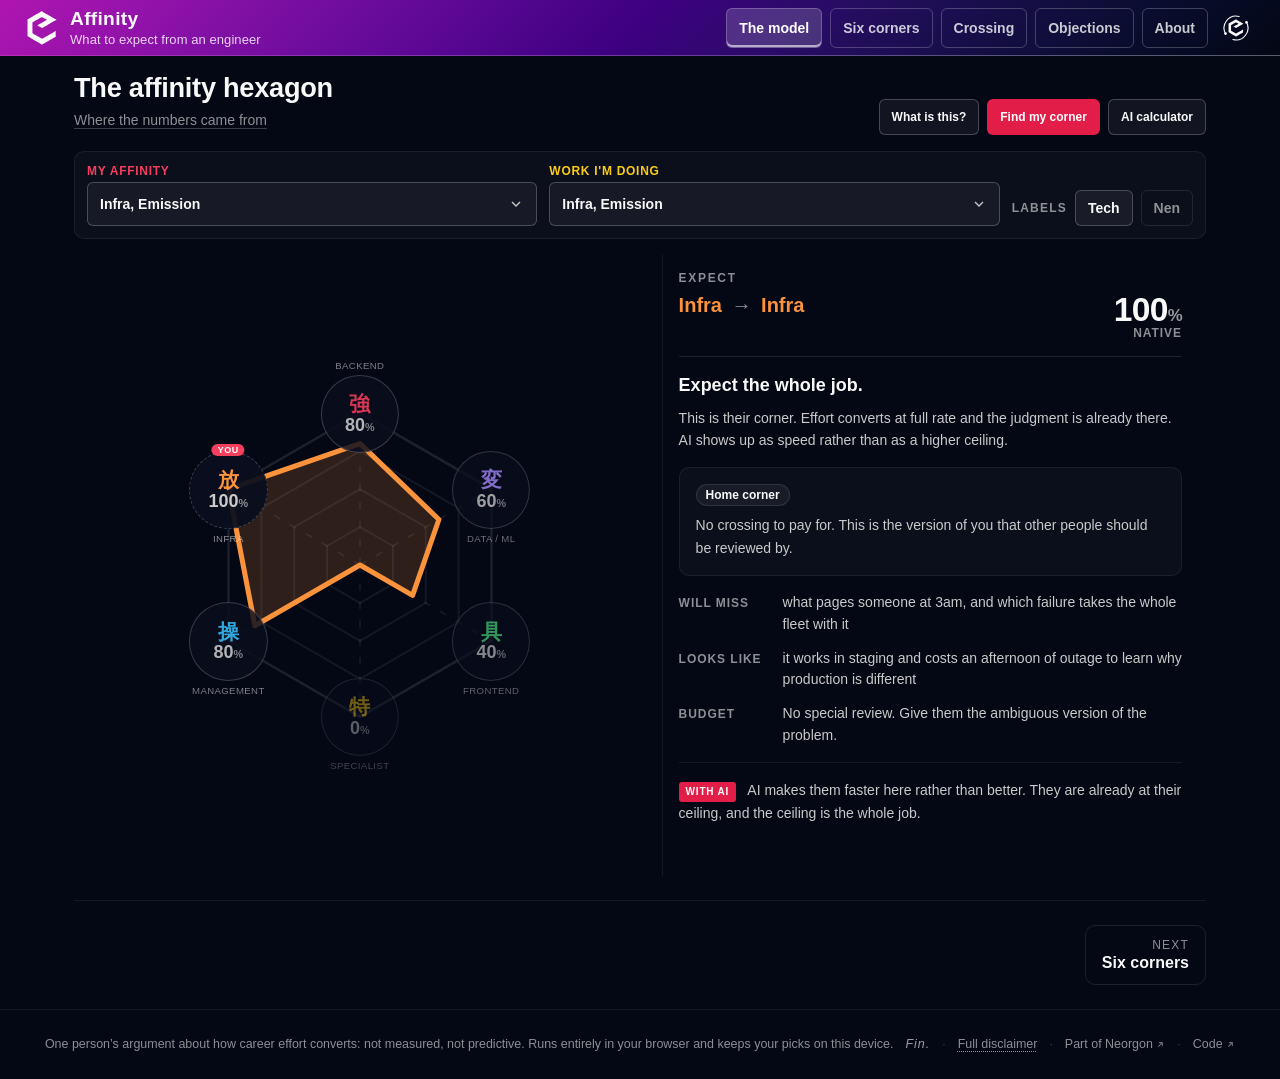
<file: index.html>
<!DOCTYPE html>
<html lang="en">
<head>
  <meta charset="UTF-8">
  <meta name="viewport" content="width=device-width, initial-scale=1.0">
  <link rel="icon" type="image/svg+xml" href="/favicon.svg">
  <link rel="icon" type="image/x-icon" href="/favicon.ico" sizes="16x16 32x32 48x48">
  <link rel="apple-touch-icon" sizes="180x180" href="/apple-touch-icon.png">
  <meta name="apple-mobile-web-app-title" content="Affinity">
  <link rel="manifest" href="/site.webmanifest">
  <meta name="neo-mark" content="on">
  <title>Affinity | What to expect from an engineer</title>
  <meta name="description" content="A Hunter x Hunter Nen model for tech work: what to expect when someone works outside their corner, and why AI raises their output without raising their judgment">
  <meta property="og:title" content="Affinity | What to expect from an engineer">
  <meta property="og:description" content="The corner your judgment came from, and the corner your job is in: the gap between them tells you what to expect.">
  <meta property="og:type" content="website">
  <meta property="og:url" content="https://affinity.neorgon.com/">
  <meta property="og:site_name" content="Neorgon">
  <meta name="twitter:card" content="summary_large_image">
  <meta name="twitter:title" content="Affinity | What to expect from an engineer">
  <meta name="twitter:description" content="Why AI raises output without raising judgment, and what that means for who you put on what">
  <meta name="robots" content="noindex, nofollow">
  <link rel="canonical" href="https://affinity.neorgon.com/">
  <meta property="og:locale" content="en_US">
  <meta name="theme-color" content="#040714">
  <meta property="og:image" content="https://affinity.neorgon.com/og-preview.jpg">
  <meta property="og:image:width" content="1200">
  <meta property="og:image:height" content="630">
  <meta name="twitter:image" content="https://affinity.neorgon.com/og-preview.jpg">
  <link rel="stylesheet" href="css/style.css">
  <script>(function(){var m=location.search.match(/[?&]theme=([\w-]+)/)||document.cookie.match(/(?:^|;\s*)neo_theme=([\w-]+)/);if(m&&m[1]!=='default')document.documentElement.dataset.theme=decodeURIComponent(m[1]);})();</script>
  <link rel="stylesheet" href="css/neorgon-header.css">
  <link rel="stylesheet" href="css/neorgon-themes.css">
  <link rel="stylesheet" href="https://cdn.neorgon.org/v1.0.0/header/season.css">
  <script defer src="js/neorgon-header.js"></script>
  <meta name="neo-repo" content="energon-a-secas/affinity-site">
  <link rel="stylesheet" href="css/neorgon-footer.css">
  <script defer src="js/neorgon-footer.js"></script>
</head>
<body>

  <a class="skip-link" href="#main">Skip to content</a>

  <header class="header-bar" data-header-mode="app">
    <div class="header-logo">
      <a href="./" class="header-title-link">
        <img src="https://cdn.neorgon.org/v1.0.0/energon-classic-logo.png" class="header-logo-img" alt="">
        <div class="header-title-wrap">
        <h1>Affinity</h1>
        <div class="header-subtitle">What to expect from an engineer</div>
      
        </div>
      </a>
    </div>
    <div class="header-right">
      <nav class="header-actions page-nav" id="pageNav" aria-label="Sections" data-keep-mobile></nav>
      <a class="header-home" href="https://neorgon.com/" title="neorgon.com" aria-label="Neorgon home">
        <svg class="nh-hub-icon" viewBox="0 0 24 24" fill="none" xmlns="http://www.w3.org/2000/svg" aria-hidden="true">
          <path d="M12 4.4 18.58 8.2 18.58 15.8 12 19.6 5.42 15.8 5.42 8.2Z" fill="currentColor" stroke="none"/>
          <g class="nh-orbit">
            <path d="M2.47 17.50 A11.0 11.0 0 0 1 14.85 1.37" fill="none" stroke="currentColor" stroke-width="1.05" stroke-linecap="round"/>
            <path d="M21.53 6.50 A11.0 11.0 0 0 1 9.15 22.63" fill="none" stroke="currentColor" stroke-width="1.05" stroke-linecap="round"/>
            <circle cx="21.71" cy="6.84" r="1.25" fill="currentColor"/>
            <circle cx="2.29" cy="17.16" r="1.25" fill="currentColor"/>
          </g>
        </svg>
      </a>
    </div>
  </header>

  <main id="main">
    <div class="container--console">

      <section class="console-head" aria-labelledby="hex-title">
        <div class="console-head__titles">
          <h2 class="console-head__title" id="hex-title">The affinity hexagon</h2>
          <a class="console-head__src" href="about.html#origin">Where the numbers came from</a>
        </div>
        <div class="console-head__actions">
          <button type="button" class="btn btn--secondary btn--sm" data-open-intro>What is this?</button>
          <button type="button" class="btn btn--primary btn--sm" data-open-quiz>Find my corner</button>
          <button type="button" class="btn btn--secondary btn--sm" data-open-calc>AI calculator</button>
        </div>
      </section>

      <div class="hex-controls" id="hexPickers"></div>

      <div class="hex-wrap">
        <div class="hex-panel">
          <div class="hex-stage" id="hexStage" role="group" aria-label="Affinity hexagon" aria-describedby="hexHelp"></div>
          <p class="visually-hidden" id="hexHelp">Choosing a corner sets your affinity. Shift-click a corner, or use the Work I'm doing menu, to set the work.</p>
        </div>
        <div class="hex-readout" id="hexReadout" aria-live="polite"></div>
      </div>
    </div>

    <div class="console-pager">
      <nav class="pager" id="pager" aria-label="Page navigation"></nav>
    </div>
  </main>

  <div class="modal modal--intro" id="introModal" hidden>
    <div class="modal__backdrop" data-modal-close tabindex="-1" aria-hidden="true"></div>
    <div class="modal__dialog modal__dialog--intro" role="dialog" aria-modal="true" aria-labelledby="introModalTitle" tabindex="-1">
      <header class="modal__header modal__header--bare">
        <h2 class="visually-hidden" id="introModalTitle">About this chart</h2>
        <button type="button" class="btn btn--ghost btn--icon" data-modal-close aria-label="Close dialog">
          <svg width="20" height="20" viewBox="0 0 24 24" fill="none" stroke="currentColor" stroke-width="2" aria-hidden="true"><path d="M18 6L6 18M6 6l12 12"/></svg>
        </button>
      </header>
      <div class="modal__body intro" id="introBody"></div>
    </div>
  </div>

  <div class="modal" id="quizModal" hidden>
    <div class="modal__backdrop" data-modal-close tabindex="-1" aria-hidden="true"></div>
    <div class="modal__dialog modal__dialog--wide" role="dialog" aria-modal="true" aria-labelledby="quizModalTitle" tabindex="-1">
      <header class="modal__header">
        <h2 id="quizModalTitle">Find your corner</h2>
        <button type="button" class="btn btn--ghost btn--icon" data-modal-close aria-label="Close dialog">
          <svg width="20" height="20" viewBox="0 0 24 24" fill="none" stroke="currentColor" stroke-width="2" aria-hidden="true"><path d="M18 6L6 18M6 6l12 12"/></svg>
        </button>
      </header>
      <div class="modal__body" id="quizBody" aria-live="polite"></div>
      <footer class="modal__footer" id="quizFooter"></footer>
    </div>
  </div>

  <div class="modal" id="calcModal" hidden>
    <div class="modal__backdrop" data-modal-close tabindex="-1" aria-hidden="true"></div>
    <div class="modal__dialog modal__dialog--wide" role="dialog" aria-modal="true" aria-labelledby="calcModalTitle" tabindex="-1">
      <header class="modal__header">
        <h2 id="calcModalTitle">AI amplification calculator</h2>
        <button type="button" class="btn btn--ghost btn--icon" data-modal-close aria-label="Close dialog">
          <svg width="20" height="20" viewBox="0 0 24 24" fill="none" stroke="currentColor" stroke-width="2" aria-hidden="true"><path d="M18 6L6 18M6 6l12 12"/></svg>
        </button>
      </header>
      <div class="modal__body" id="calcBody"></div>
    </div>
  </div>

  <footer class="neo-footer" data-footer-mode="minimal">
    One person&rsquo;s argument about how career effort converts: not measured, not predictive. Runs entirely in your browser and keeps your picks on this device.
    <template data-neo-disclaimer data-label="Full disclaimer" data-title="What this model is, and what it is not">
      <p>Nothing here is measured, validated, or predictive, and the percentages are illustrative. The whole thing is one person&rsquo;s argument about how career effort converts, borrowed from a manga power system.</p>
      <p><strong>Use it on yourself.</strong> Do not use it to type a colleague, screen a candidate, staff a project, or decide who gets promoted, and do not use it to talk yourself out of a switch you want.</p>
      <p>Hunter x Hunter and Nen are the work of Yoshihiro Togashi, published by Shueisha. This site is unaffiliated commentary and reproduces no art or text from the series.</p>
      <p>Everything runs in your browser. Your picks are saved on this device so they are there next time, and nothing you enter is sent anywhere.</p>
    </template>
  </footer>

  <script type="module" src="js/app.js"></script>
</body>
</html>
</file>
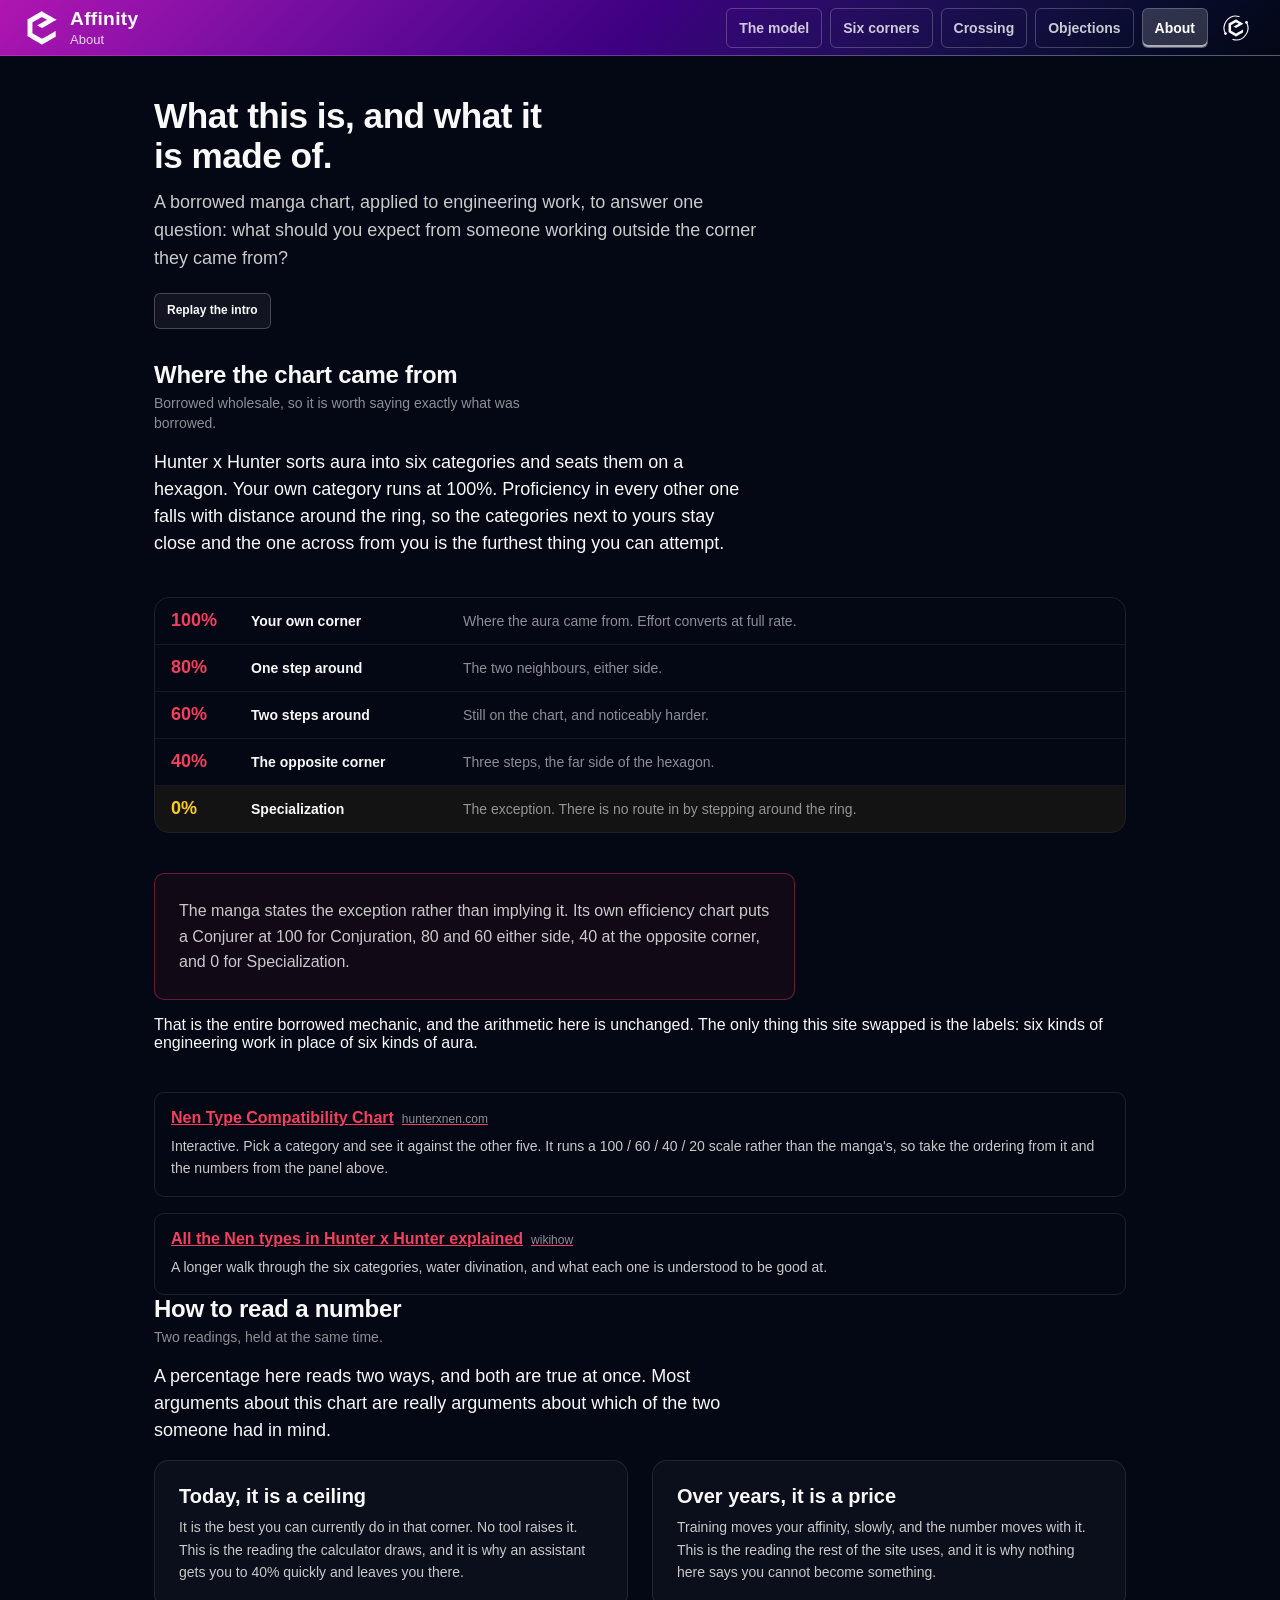
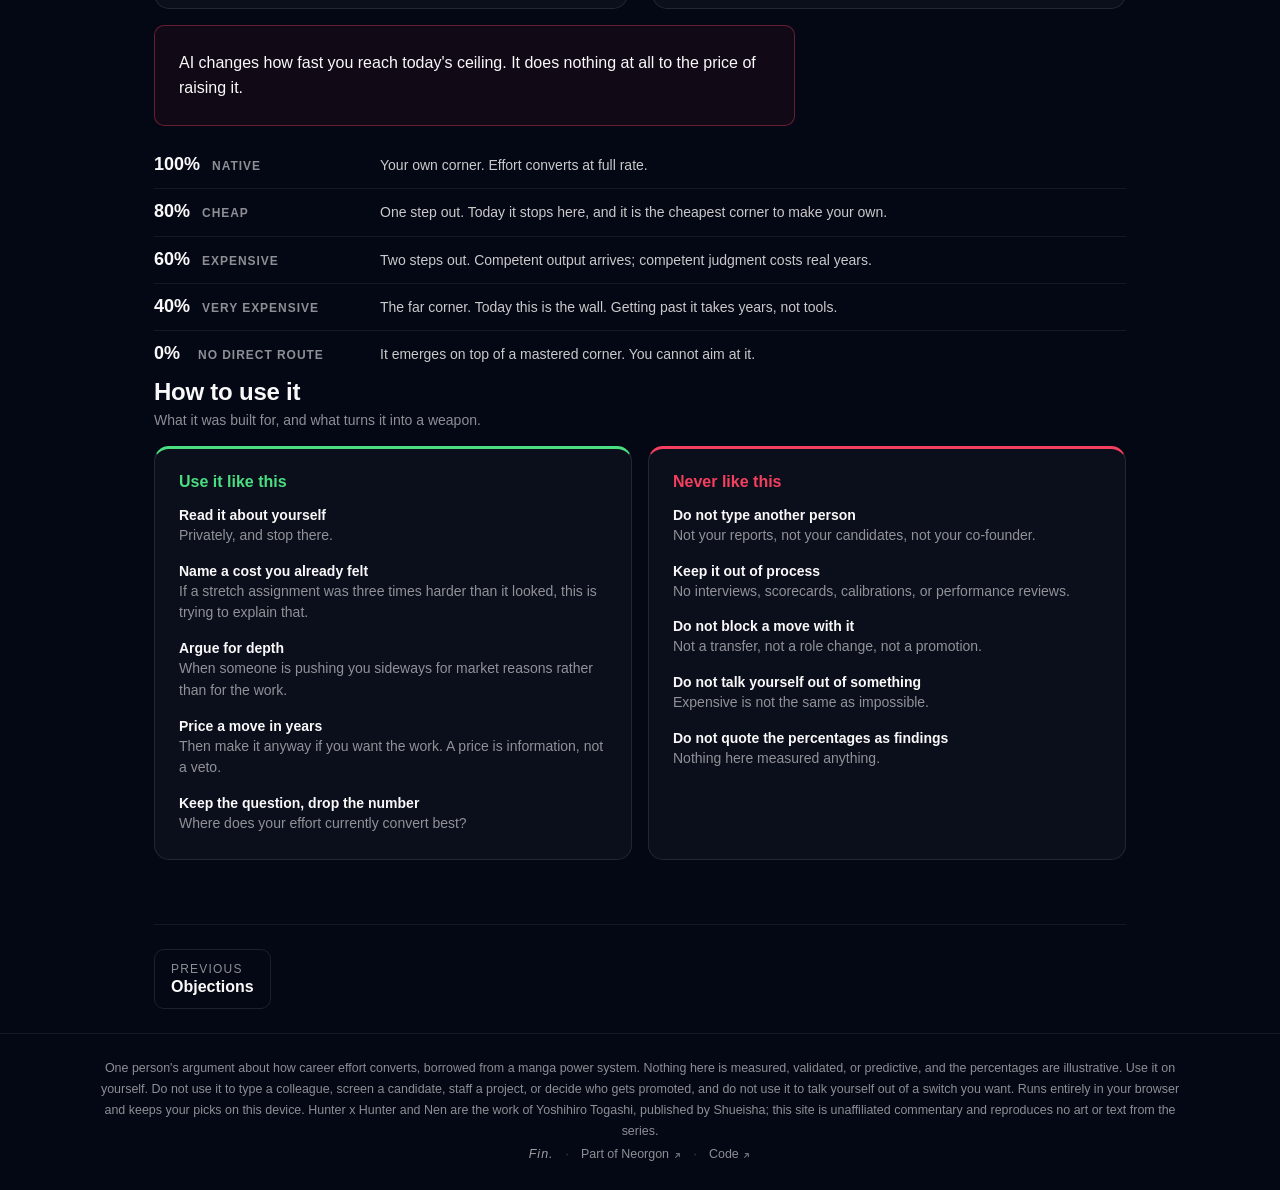
<file: about.html>
<!DOCTYPE html>
<html lang="en">
<head>
  <meta charset="UTF-8">
  <meta name="viewport" content="width=device-width, initial-scale=1.0">
  <link rel="icon" type="image/svg+xml" href="/favicon.svg">
  <link rel="icon" type="image/x-icon" href="/favicon.ico" sizes="16x16 32x32 48x48">
  <link rel="apple-touch-icon" sizes="180x180" href="/apple-touch-icon.png">
  <meta name="apple-mobile-web-app-title" content="Affinity">
  <link rel="manifest" href="/site.webmanifest">
  <meta name="neo-mark" content="on">
  <title>Affinity | About</title>
  <meta name="description" content="What this is, where the Nen affinity hexagon came from, how to read a percentage, and how not to use one">
  <meta property="og:title" content="Affinity | About">
  <meta property="og:description" content="The corner your judgment came from, and the corner your job is in: the gap between them tells you what to expect.">
  <meta property="og:type" content="website">
  <meta property="og:url" content="https://affinity.neorgon.com/about.html">
  <meta property="og:site_name" content="Neorgon">
  <meta name="twitter:card" content="summary_large_image">
  <meta name="twitter:title" content="Affinity | About">
  <meta name="twitter:description" content="Why AI raises output without raising judgment, and what that means for who you put on what">
  <meta name="robots" content="noindex, nofollow">
  <link rel="canonical" href="https://affinity.neorgon.com/about.html">
  <meta property="og:locale" content="en_US">
  <meta name="theme-color" content="#040714">
  <meta property="og:image" content="https://affinity.neorgon.com/og-preview.jpg">
  <meta property="og:image:width" content="1200">
  <meta property="og:image:height" content="630">
  <meta name="twitter:image" content="https://affinity.neorgon.com/og-preview.jpg">
  <link rel="stylesheet" href="css/style.css">
  <script>(function(){var m=location.search.match(/[?&]theme=([\w-]+)/)||document.cookie.match(/(?:^|;\s*)neo_theme=([\w-]+)/);if(m&&m[1]!=='default')document.documentElement.dataset.theme=decodeURIComponent(m[1]);})();</script>
  <link rel="stylesheet" href="css/neorgon-header.css">
  <link rel="stylesheet" href="css/neorgon-themes.css">
  <link rel="stylesheet" href="https://cdn.neorgon.org/v1.0.0/header/season.css">
  <script defer src="js/neorgon-header.js"></script>
  <meta name="neo-repo" content="energon-a-secas/affinity-site">
  <link rel="stylesheet" href="css/neorgon-footer.css">
  <script defer src="js/neorgon-footer.js"></script>
</head>
<body>

  <a class="skip-link" href="#main">Skip to content</a>

  <header class="header-bar" data-header-mode="app">
    <div class="header-logo">
      <a href="./" class="header-title-link">
        <img src="https://cdn.neorgon.org/v1.0.0/energon-classic-logo.png" class="header-logo-img" alt="">
        <div class="header-title-wrap">
        <h1>Affinity</h1>
        <div class="header-subtitle">About</div>
      
        </div>
      </a>
    </div>
    <div class="header-right">
      <nav class="header-actions page-nav" id="pageNav" aria-label="Sections" data-keep-mobile></nav>
      <a class="header-home" href="https://neorgon.com/" title="neorgon.com" aria-label="Neorgon home">
        <svg class="nh-hub-icon" viewBox="0 0 24 24" fill="none" xmlns="http://www.w3.org/2000/svg" aria-hidden="true">
          <path d="M12 4.4 18.58 8.2 18.58 15.8 12 19.6 5.42 15.8 5.42 8.2Z" fill="currentColor" stroke="none"/>
          <g class="nh-orbit">
            <path d="M2.47 17.50 A11.0 11.0 0 0 1 14.85 1.37" fill="none" stroke="currentColor" stroke-width="1.05" stroke-linecap="round"/>
            <path d="M21.53 6.50 A11.0 11.0 0 0 1 9.15 22.63" fill="none" stroke="currentColor" stroke-width="1.05" stroke-linecap="round"/>
            <circle cx="21.71" cy="6.84" r="1.25" fill="currentColor"/>
            <circle cx="2.29" cy="17.16" r="1.25" fill="currentColor"/>
          </g>
        </svg>
      </a>
    </div>
  </header>

  <main id="main">
    <div class="container stack stack--loose">

      <section class="page-head">
        <h2 class="page-head__title">What this is, and what it is made of.</h2>
        <p class="page-head__lead">
          A borrowed manga chart, applied to engineering work, to answer one question: what should
          you expect from someone working outside the corner they came from?
        </p>
        <p class="page-head__actions">
          <button type="button" class="btn btn--secondary btn--sm" data-open-intro>Replay the intro</button>
        </p>
      </section>

      <div id="aboutSection"></div>

      <nav class="pager" id="pager" aria-label="Page navigation"></nav>
    </div>
  </main>
  <div class="modal modal--intro" id="introModal" hidden>
    <div class="modal__backdrop" data-modal-close tabindex="-1" aria-hidden="true"></div>
    <div class="modal__dialog modal__dialog--intro" role="dialog" aria-modal="true" aria-labelledby="introModalTitle" tabindex="-1">
      <header class="modal__header modal__header--bare">
        <h2 class="visually-hidden" id="introModalTitle">About this chart</h2>
        <button type="button" class="btn btn--ghost btn--icon" data-modal-close aria-label="Close dialog">
          <svg width="20" height="20" viewBox="0 0 24 24" fill="none" stroke="currentColor" stroke-width="2" aria-hidden="true"><path d="M18 6L6 18M6 6l12 12"/></svg>
        </button>
      </header>
      <div class="modal__body intro" id="introBody"></div>
    </div>
  </div>
  <footer class="neo-footer" data-footer-mode="minimal">
    One person's argument about how career effort converts, borrowed from a manga power system. Nothing here is measured, validated, or predictive, and the percentages are illustrative. Use it on yourself. Do not use it to type a colleague, screen a candidate, staff a project, or decide who gets promoted, and do not use it to talk yourself out of a switch you want. Runs entirely in your browser and keeps your picks on this device. Hunter x Hunter and Nen are the work of Yoshihiro Togashi, published by Shueisha; this site is unaffiliated commentary and reproduces no art or text from the series.
  </footer>

  <script type="module" src="js/app.js"></script>
</body>
</html>
</file>
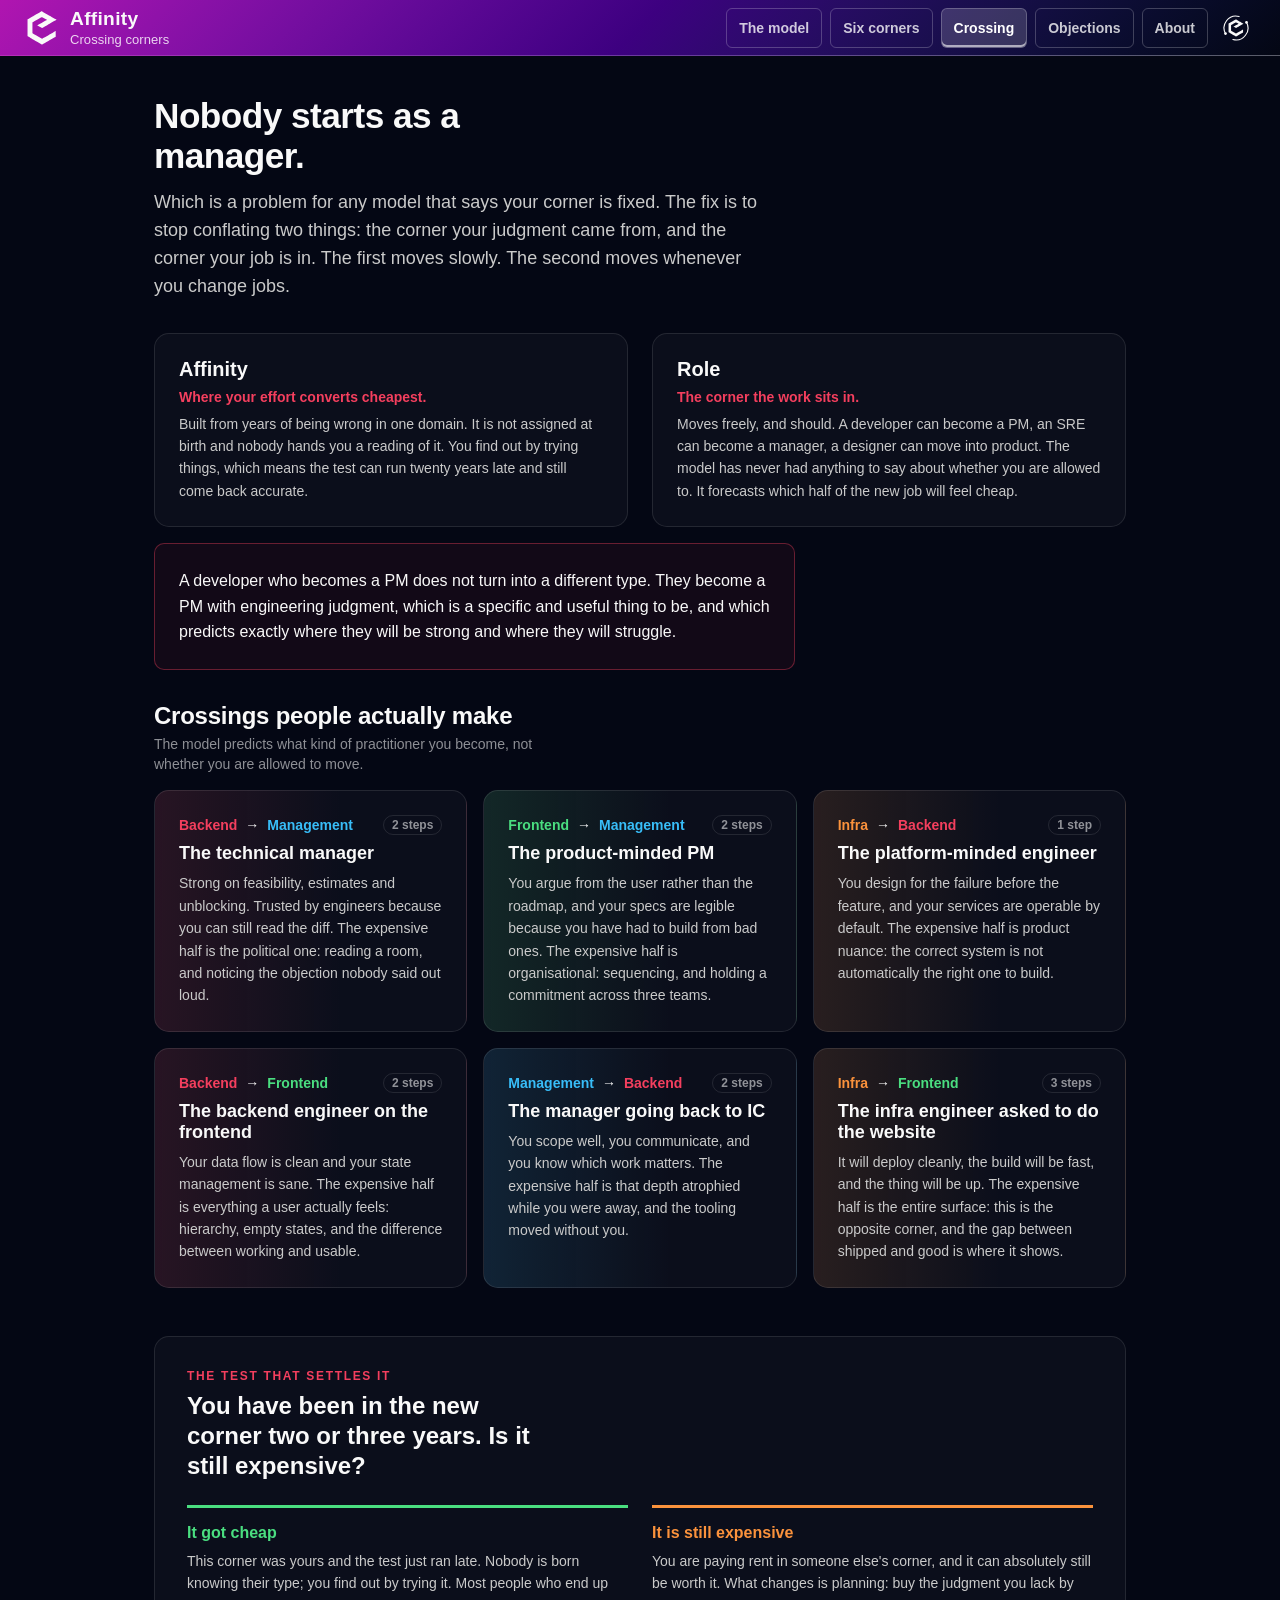
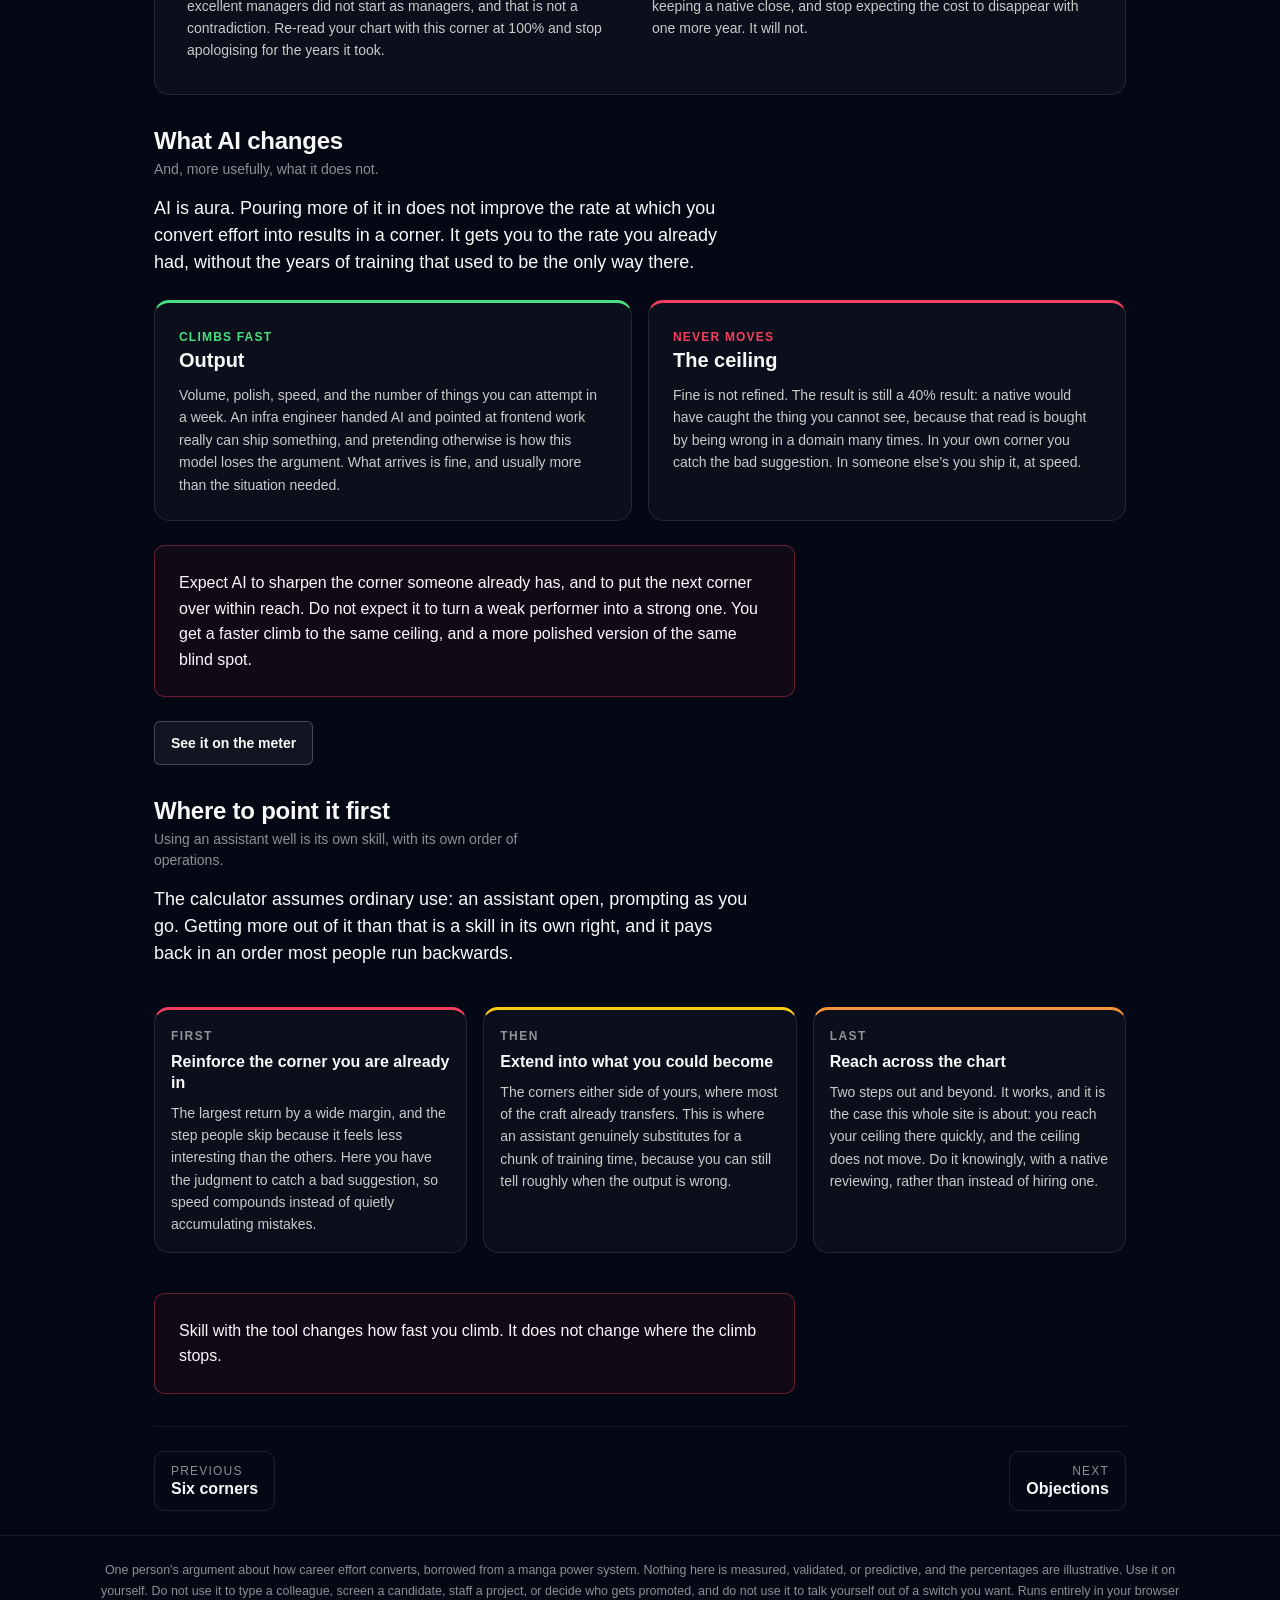
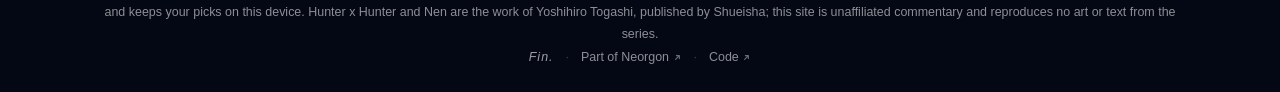
<file: crossing.html>
<!DOCTYPE html>
<html lang="en">
<head>
  <meta charset="UTF-8">
  <meta name="viewport" content="width=device-width, initial-scale=1.0">
  <link rel="icon" type="image/svg+xml" href="/favicon.svg">
  <link rel="icon" type="image/x-icon" href="/favicon.ico" sizes="16x16 32x32 48x48">
  <link rel="apple-touch-icon" sizes="180x180" href="/apple-touch-icon.png">
  <meta name="apple-mobile-web-app-title" content="Affinity">
  <link rel="manifest" href="/site.webmanifest">
  <meta name="neo-mark" content="on">
  <title>Affinity | Crossing corners</title>
  <meta name="description" content="Nobody starts as a manager. Affinity and role are separate layers, and the gap predicts what kind of practitioner you become">
  <meta property="og:title" content="Affinity | Crossing corners">
  <meta property="og:description" content="The corner your judgment came from, and the corner your job is in: the gap between them tells you what to expect.">
  <meta property="og:type" content="website">
  <meta property="og:url" content="https://affinity.neorgon.com/crossing.html">
  <meta property="og:site_name" content="Neorgon">
  <meta name="twitter:card" content="summary_large_image">
  <meta name="twitter:title" content="Affinity | Crossing corners">
  <meta name="twitter:description" content="Why AI raises output without raising judgment, and what that means for who you put on what">
  <meta name="robots" content="noindex, nofollow">
  <link rel="canonical" href="https://affinity.neorgon.com/crossing.html">
  <meta property="og:locale" content="en_US">
  <meta name="theme-color" content="#040714">
  <meta property="og:image" content="https://affinity.neorgon.com/og-preview.jpg">
  <meta property="og:image:width" content="1200">
  <meta property="og:image:height" content="630">
  <meta name="twitter:image" content="https://affinity.neorgon.com/og-preview.jpg">
  <link rel="stylesheet" href="css/style.css">
  <script>(function(){var m=location.search.match(/[?&]theme=([\w-]+)/)||document.cookie.match(/(?:^|;\s*)neo_theme=([\w-]+)/);if(m&&m[1]!=='default')document.documentElement.dataset.theme=decodeURIComponent(m[1]);})();</script>
  <link rel="stylesheet" href="css/neorgon-header.css">
  <link rel="stylesheet" href="css/neorgon-themes.css">
  <link rel="stylesheet" href="https://cdn.neorgon.org/v1.0.0/header/season.css">
  <script defer src="js/neorgon-header.js"></script>
  <meta name="neo-repo" content="energon-a-secas/affinity-site">
  <link rel="stylesheet" href="css/neorgon-footer.css">
  <script defer src="js/neorgon-footer.js"></script>
</head>
<body>

  <a class="skip-link" href="#main">Skip to content</a>

  <header class="header-bar" data-header-mode="app">
    <div class="header-logo">
      <a href="./" class="header-title-link">
        <img src="https://cdn.neorgon.org/v1.0.0/energon-classic-logo.png" class="header-logo-img" alt="">
        <div class="header-title-wrap">
        <h1>Affinity</h1>
        <div class="header-subtitle">Crossing corners</div>
      
        </div>
      </a>
    </div>
    <div class="header-right">
      <nav class="header-actions page-nav" id="pageNav" aria-label="Sections" data-keep-mobile></nav>
      <a class="header-home" href="https://neorgon.com/" title="neorgon.com" aria-label="Neorgon home">
        <svg class="nh-hub-icon" viewBox="0 0 24 24" fill="none" xmlns="http://www.w3.org/2000/svg" aria-hidden="true">
          <path d="M12 4.4 18.58 8.2 18.58 15.8 12 19.6 5.42 15.8 5.42 8.2Z" fill="currentColor" stroke="none"/>
          <g class="nh-orbit">
            <path d="M2.47 17.50 A11.0 11.0 0 0 1 14.85 1.37" fill="none" stroke="currentColor" stroke-width="1.05" stroke-linecap="round"/>
            <path d="M21.53 6.50 A11.0 11.0 0 0 1 9.15 22.63" fill="none" stroke="currentColor" stroke-width="1.05" stroke-linecap="round"/>
            <circle cx="21.71" cy="6.84" r="1.25" fill="currentColor"/>
            <circle cx="2.29" cy="17.16" r="1.25" fill="currentColor"/>
          </g>
        </svg>
      </a>
    </div>
  </header>

  <main id="main">
    <div class="container stack stack--loose">

      <section class="page-head">
        <h2 class="page-head__title">Nobody starts as a manager.</h2>
        <p class="page-head__lead">
          Which is a problem for any model that says your corner is fixed. The fix is to stop
          conflating two things: the corner your judgment came from, and the corner your job is in.
          The first moves slowly. The second moves whenever you change jobs.
        </p>
      </section>

      <section class="section">
        <div class="split">
          <div class="split__col">
            <h3 class="split__h">Affinity</h3>
            <p class="split__lead">Where your effort converts cheapest.</p>
            <p>Built from years of being wrong in one domain. It is not assigned at birth and nobody
            hands you a reading of it. You find out by trying things, which means the test can run
            twenty years late and still come back accurate.</p>
          </div>
          <div class="split__col">
            <h3 class="split__h">Role</h3>
            <p class="split__lead">The corner the work sits in.</p>
            <p>Moves freely, and should. A developer can become a PM, an SRE can become a manager, a
            designer can move into product. The model has never had anything to say about whether
            you are allowed to. It forecasts which half of the new job will feel cheap.</p>
          </div>
        </div>
        <p class="callout callout--key">
          A developer who becomes a PM does not turn into a different type. They become a PM with
          engineering judgment, which is a specific and useful thing to be, and which predicts
          exactly where they will be strong and where they will struggle.
        </p>
      </section>

      <section class="section" aria-labelledby="crossing-title" id="crossingGuide"></section>

      <section class="section" aria-labelledby="ailaw-title">
        <div class="section__titles">
          <h2 class="section__title" id="ailaw-title">What AI changes</h2>
          <p class="section__lead">And, more usefully, what it does not.</p>
        </div>
        <div class="ai-law">
          <p class="lede">AI is aura. Pouring more of it in does not improve the rate at which you
          convert effort into results in a corner. It gets you to the rate you already had, without
          the years of training that used to be the only way there.</p>
          <div class="ai-law__pair">
            <div class="ai-law__side ai-law__side--yes">
              <span class="ai-law__num">Climbs fast</span>
              <h3>Output</h3>
              <p>Volume, polish, speed, and the number of things you can attempt in a week. An infra
              engineer handed AI and pointed at frontend work really can ship something, and
              pretending otherwise is how this model loses the argument. What arrives is fine, and
              usually more than the situation needed.</p>
            </div>
            <div class="ai-law__side ai-law__side--no">
              <span class="ai-law__num">Never moves</span>
              <h3>The ceiling</h3>
              <p>Fine is not refined. The result is still a 40% result: a native would have caught
              the thing you cannot see, because that read is bought by being wrong in a domain many
              times. In your own corner you catch the bad suggestion. In someone else&rsquo;s you
              ship it, at speed.</p>
            </div>
          </div>
          <p class="callout callout--key">
            Expect AI to sharpen the corner someone already has, and to put the next corner over
            within reach. Do not expect it to turn a weak performer into a strong one. You get a
            faster climb to the same ceiling, and a more polished version of the same blind spot.
          </p>
          <p class="ai-law__cta"><button class="btn btn--secondary" data-open-calc>See it on the meter</button></p>
        </div>
      </section>

      <section class="section" aria-labelledby="ladder-title" id="aiLadder"></section>

      <nav class="pager" id="pager" aria-label="Page navigation"></nav>
    </div>
  </main>

  <div class="modal" id="quizModal" hidden>
    <div class="modal__backdrop" data-modal-close tabindex="-1" aria-hidden="true"></div>
    <div class="modal__dialog modal__dialog--wide" role="dialog" aria-modal="true" aria-labelledby="quizModalTitle" tabindex="-1">
      <header class="modal__header">
        <h2 id="quizModalTitle">Find your corner</h2>
        <button type="button" class="btn btn--ghost btn--icon" data-modal-close aria-label="Close dialog">
          <svg width="20" height="20" viewBox="0 0 24 24" fill="none" stroke="currentColor" stroke-width="2" aria-hidden="true"><path d="M18 6L6 18M6 6l12 12"/></svg>
        </button>
      </header>
      <div class="modal__body" id="quizBody" aria-live="polite"></div>
      <footer class="modal__footer" id="quizFooter"></footer>
    </div>
  </div>

  <div class="modal" id="calcModal" hidden>
    <div class="modal__backdrop" data-modal-close tabindex="-1" aria-hidden="true"></div>
    <div class="modal__dialog modal__dialog--wide" role="dialog" aria-modal="true" aria-labelledby="calcModalTitle" tabindex="-1">
      <header class="modal__header">
        <h2 id="calcModalTitle">AI amplification calculator</h2>
        <button type="button" class="btn btn--ghost btn--icon" data-modal-close aria-label="Close dialog">
          <svg width="20" height="20" viewBox="0 0 24 24" fill="none" stroke="currentColor" stroke-width="2" aria-hidden="true"><path d="M18 6L6 18M6 6l12 12"/></svg>
        </button>
      </header>
      <div class="modal__body" id="calcBody"></div>
    </div>
  </div>

  <footer class="neo-footer" data-footer-mode="minimal">
    One person's argument about how career effort converts, borrowed from a manga power system. Nothing here is measured, validated, or predictive, and the percentages are illustrative. Use it on yourself. Do not use it to type a colleague, screen a candidate, staff a project, or decide who gets promoted, and do not use it to talk yourself out of a switch you want. Runs entirely in your browser and keeps your picks on this device. Hunter x Hunter and Nen are the work of Yoshihiro Togashi, published by Shueisha; this site is unaffiliated commentary and reproduces no art or text from the series.
  </footer>

  <script type="module" src="js/app.js"></script>
</body>
</html>
</file>
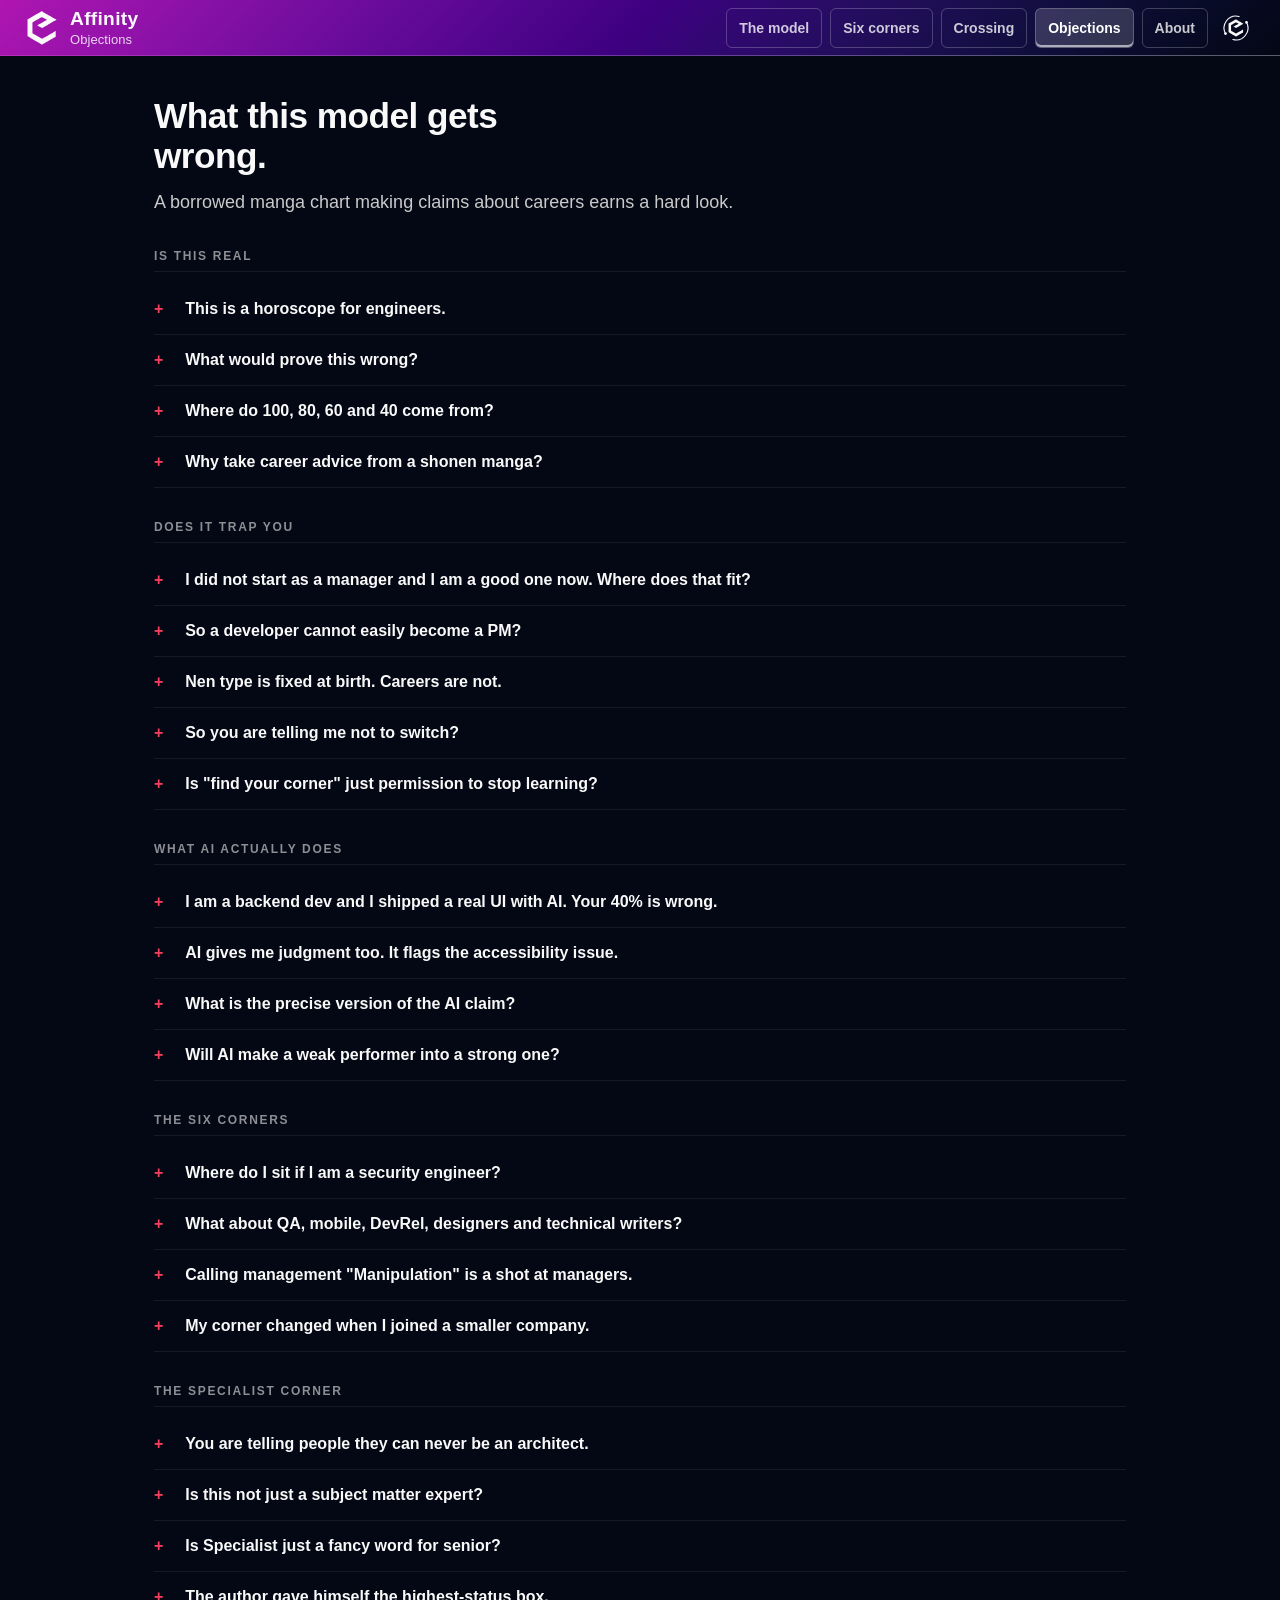
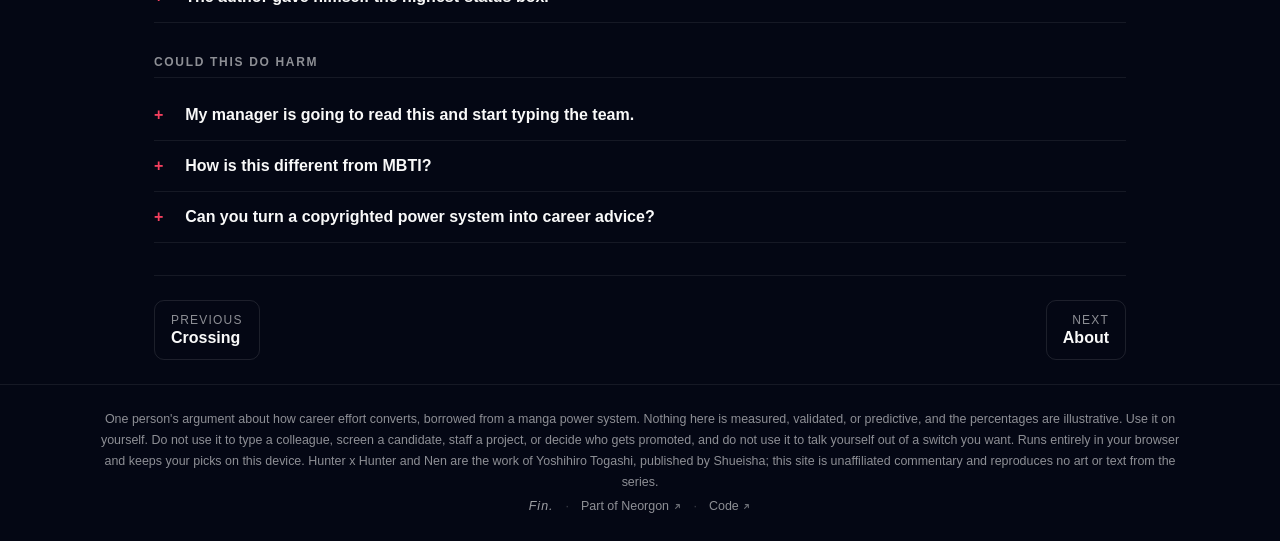
<file: faq.html>
<!DOCTYPE html>
<html lang="en">
<head>
  <meta charset="UTF-8">
  <meta name="viewport" content="width=device-width, initial-scale=1.0">
  <link rel="icon" type="image/svg+xml" href="/favicon.svg">
  <link rel="icon" type="image/x-icon" href="/favicon.ico" sizes="16x16 32x32 48x48">
  <link rel="apple-touch-icon" sizes="180x180" href="/apple-touch-icon.png">
  <meta name="apple-mobile-web-app-title" content="Affinity">
  <link rel="manifest" href="/site.webmanifest">
  <meta name="neo-mark" content="on">
  <title>Affinity | Objections</title>
  <meta name="description" content="The objections this model earns, each conceding what is true before defending what holds">
  <meta property="og:title" content="Affinity | Objections">
  <meta property="og:description" content="The corner your judgment came from, and the corner your job is in: the gap between them tells you what to expect.">
  <meta property="og:type" content="website">
  <meta property="og:url" content="https://affinity.neorgon.com/faq.html">
  <meta property="og:site_name" content="Neorgon">
  <meta name="twitter:card" content="summary_large_image">
  <meta name="twitter:title" content="Affinity | Objections">
  <meta name="twitter:description" content="Why AI raises output without raising judgment, and what that means for who you put on what">
  <meta name="robots" content="noindex, nofollow">
  <link rel="canonical" href="https://affinity.neorgon.com/faq.html">
  <meta property="og:locale" content="en_US">
  <meta name="theme-color" content="#040714">
  <meta property="og:image" content="https://affinity.neorgon.com/og-preview.jpg">
  <meta property="og:image:width" content="1200">
  <meta property="og:image:height" content="630">
  <meta name="twitter:image" content="https://affinity.neorgon.com/og-preview.jpg">
  <link rel="stylesheet" href="css/style.css">
  <script>(function(){var m=location.search.match(/[?&]theme=([\w-]+)/)||document.cookie.match(/(?:^|;\s*)neo_theme=([\w-]+)/);if(m&&m[1]!=='default')document.documentElement.dataset.theme=decodeURIComponent(m[1]);})();</script>
  <link rel="stylesheet" href="css/neorgon-header.css">
  <link rel="stylesheet" href="css/neorgon-themes.css">
  <link rel="stylesheet" href="https://cdn.neorgon.org/v1.0.0/header/season.css">
  <script defer src="js/neorgon-header.js"></script>
  <meta name="neo-repo" content="energon-a-secas/affinity-site">
  <link rel="stylesheet" href="css/neorgon-footer.css">
  <script defer src="js/neorgon-footer.js"></script>
</head>
<body>

  <a class="skip-link" href="#main">Skip to content</a>

  <header class="header-bar" data-header-mode="app">
    <div class="header-logo">
      <a href="./" class="header-title-link">
        <img src="https://cdn.neorgon.org/v1.0.0/energon-classic-logo.png" class="header-logo-img" alt="">
        <div class="header-title-wrap">
        <h1>Affinity</h1>
        <div class="header-subtitle">Objections</div>
      
        </div>
      </a>
    </div>
    <div class="header-right">
      <nav class="header-actions page-nav" id="pageNav" aria-label="Sections" data-keep-mobile></nav>
      <a class="header-home" href="https://neorgon.com/" title="neorgon.com" aria-label="Neorgon home">
        <svg class="nh-hub-icon" viewBox="0 0 24 24" fill="none" xmlns="http://www.w3.org/2000/svg" aria-hidden="true">
          <path d="M12 4.4 18.58 8.2 18.58 15.8 12 19.6 5.42 15.8 5.42 8.2Z" fill="currentColor" stroke="none"/>
          <g class="nh-orbit">
            <path d="M2.47 17.50 A11.0 11.0 0 0 1 14.85 1.37" fill="none" stroke="currentColor" stroke-width="1.05" stroke-linecap="round"/>
            <path d="M21.53 6.50 A11.0 11.0 0 0 1 9.15 22.63" fill="none" stroke="currentColor" stroke-width="1.05" stroke-linecap="round"/>
            <circle cx="21.71" cy="6.84" r="1.25" fill="currentColor"/>
            <circle cx="2.29" cy="17.16" r="1.25" fill="currentColor"/>
          </g>
        </svg>
      </a>
    </div>
  </header>

  <main id="main">
    <div class="container stack stack--loose">

      <section class="page-head">
        <h2 class="page-head__title">What this model gets wrong.</h2>
        <p class="page-head__lead">
          A borrowed manga chart making claims about careers earns a hard look.
        </p>
      </section>

      <section class="section" aria-labelledby="faq-title" id="faqSection">
        <h2 class="visually-hidden" id="faq-title">Objections</h2>
      </section>

      <nav class="pager" id="pager" aria-label="Page navigation"></nav>
    </div>
  </main>

  <footer class="neo-footer" data-footer-mode="minimal">
    One person's argument about how career effort converts, borrowed from a manga power system. Nothing here is measured, validated, or predictive, and the percentages are illustrative. Use it on yourself. Do not use it to type a colleague, screen a candidate, staff a project, or decide who gets promoted, and do not use it to talk yourself out of a switch you want. Runs entirely in your browser and keeps your picks on this device. Hunter x Hunter and Nen are the work of Yoshihiro Togashi, published by Shueisha; this site is unaffiliated commentary and reproduces no art or text from the series.
  </footer>

  <script type="module" src="js/app.js"></script>
</body>
</html>
</file>
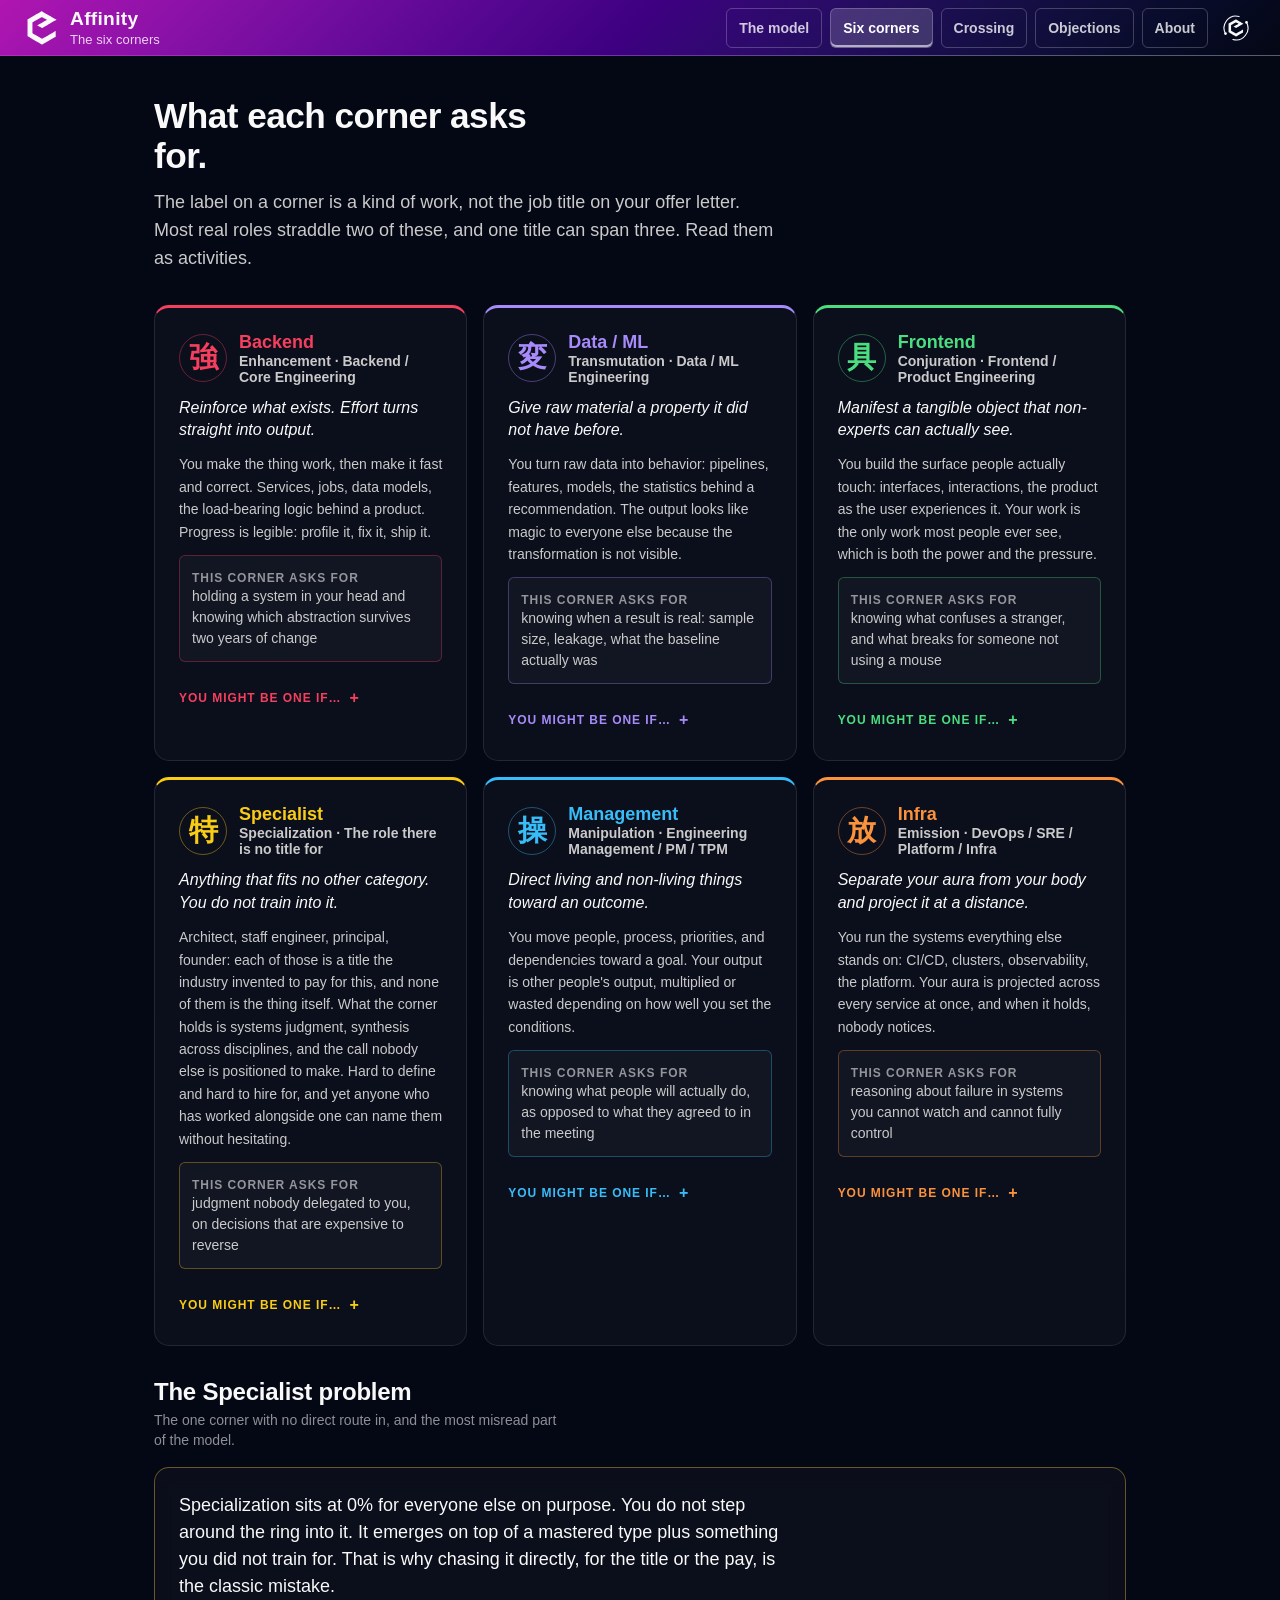
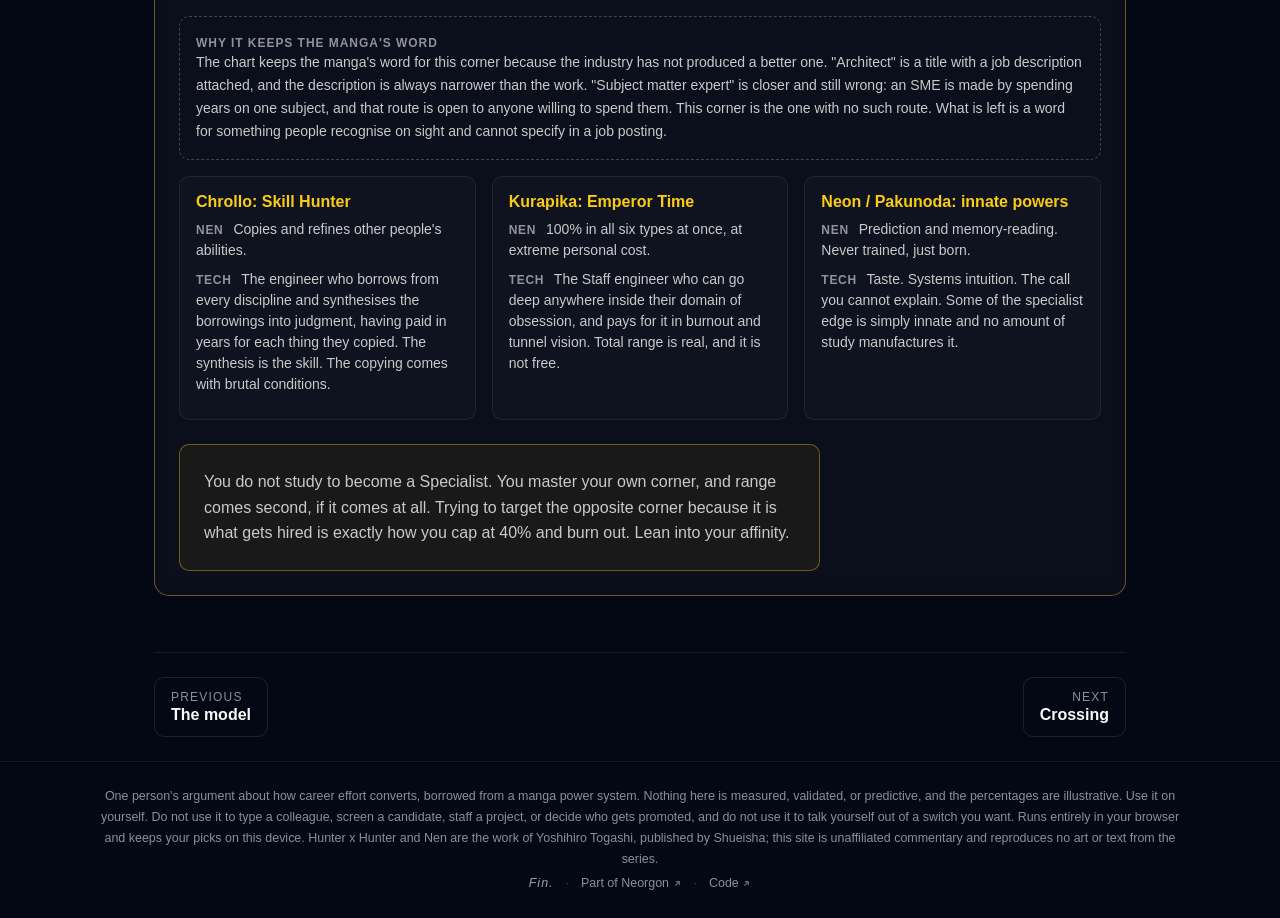
<file: types.html>
<!DOCTYPE html>
<html lang="en">
<head>
  <meta charset="UTF-8">
  <meta name="viewport" content="width=device-width, initial-scale=1.0">
  <link rel="icon" type="image/svg+xml" href="/favicon.svg">
  <link rel="icon" type="image/x-icon" href="/favicon.ico" sizes="16x16 32x32 48x48">
  <link rel="apple-touch-icon" sizes="180x180" href="/apple-touch-icon.png">
  <meta name="apple-mobile-web-app-title" content="Affinity">
  <link rel="manifest" href="/site.webmanifest">
  <meta name="neo-mark" content="on">
  <title>Affinity | The six corners</title>
  <meta name="description" content="What each of the six engineering corners asks for, the tells that show when someone lacks it, and the Specialist problem">
  <meta property="og:title" content="Affinity | The six corners">
  <meta property="og:description" content="The corner your judgment came from, and the corner your job is in: the gap between them tells you what to expect.">
  <meta property="og:type" content="website">
  <meta property="og:url" content="https://affinity.neorgon.com/types.html">
  <meta property="og:site_name" content="Neorgon">
  <meta name="twitter:card" content="summary_large_image">
  <meta name="twitter:title" content="Affinity | The six corners">
  <meta name="twitter:description" content="Why AI raises output without raising judgment, and what that means for who you put on what">
  <meta name="robots" content="noindex, nofollow">
  <link rel="canonical" href="https://affinity.neorgon.com/types.html">
  <meta property="og:locale" content="en_US">
  <meta name="theme-color" content="#040714">
  <meta property="og:image" content="https://affinity.neorgon.com/og-preview.jpg">
  <meta property="og:image:width" content="1200">
  <meta property="og:image:height" content="630">
  <meta name="twitter:image" content="https://affinity.neorgon.com/og-preview.jpg">
  <link rel="stylesheet" href="css/style.css">
  <script>(function(){var m=location.search.match(/[?&]theme=([\w-]+)/)||document.cookie.match(/(?:^|;\s*)neo_theme=([\w-]+)/);if(m&&m[1]!=='default')document.documentElement.dataset.theme=decodeURIComponent(m[1]);})();</script>
  <link rel="stylesheet" href="css/neorgon-header.css">
  <link rel="stylesheet" href="css/neorgon-themes.css">
  <link rel="stylesheet" href="https://cdn.neorgon.org/v1.0.0/header/season.css">
  <script defer src="js/neorgon-header.js"></script>
  <meta name="neo-repo" content="energon-a-secas/affinity-site">
  <link rel="stylesheet" href="css/neorgon-footer.css">
  <script defer src="js/neorgon-footer.js"></script>
</head>
<body>

  <a class="skip-link" href="#main">Skip to content</a>

  <header class="header-bar" data-header-mode="app">
    <div class="header-logo">
      <a href="./" class="header-title-link">
        <img src="https://cdn.neorgon.org/v1.0.0/energon-classic-logo.png" class="header-logo-img" alt="">
        <div class="header-title-wrap">
        <h1>Affinity</h1>
        <div class="header-subtitle">The six corners</div>
      
        </div>
      </a>
    </div>
    <div class="header-right">
      <nav class="header-actions page-nav" id="pageNav" aria-label="Sections" data-keep-mobile></nav>
      <a class="header-home" href="https://neorgon.com/" title="neorgon.com" aria-label="Neorgon home">
        <svg class="nh-hub-icon" viewBox="0 0 24 24" fill="none" xmlns="http://www.w3.org/2000/svg" aria-hidden="true">
          <path d="M12 4.4 18.58 8.2 18.58 15.8 12 19.6 5.42 15.8 5.42 8.2Z" fill="currentColor" stroke="none"/>
          <g class="nh-orbit">
            <path d="M2.47 17.50 A11.0 11.0 0 0 1 14.85 1.37" fill="none" stroke="currentColor" stroke-width="1.05" stroke-linecap="round"/>
            <path d="M21.53 6.50 A11.0 11.0 0 0 1 9.15 22.63" fill="none" stroke="currentColor" stroke-width="1.05" stroke-linecap="round"/>
            <circle cx="21.71" cy="6.84" r="1.25" fill="currentColor"/>
            <circle cx="2.29" cy="17.16" r="1.25" fill="currentColor"/>
          </g>
        </svg>
      </a>
    </div>
  </header>

  <main id="main">
    <div class="container stack stack--loose">

      <section class="page-head">
        <h2 class="page-head__title">What each corner asks for.</h2>
        <p class="page-head__lead">
          The label on a corner is a kind of work, not the job title on your offer letter. Most real
          roles straddle two of these, and one title can span three. Read them as activities.
        </p>
      </section>

      <section class="section" aria-labelledby="roles-title">
        <h2 class="visually-hidden" id="roles-title">The corners</h2>
        <div class="role-grid" id="roleGrid"></div>
      </section>

      <section class="section" aria-labelledby="spec-title" id="specialistSection"></section>

      <nav class="pager" id="pager" aria-label="Page navigation"></nav>
    </div>
  </main>

  <footer class="neo-footer" data-footer-mode="minimal">
    One person's argument about how career effort converts, borrowed from a manga power system. Nothing here is measured, validated, or predictive, and the percentages are illustrative. Use it on yourself. Do not use it to type a colleague, screen a candidate, staff a project, or decide who gets promoted, and do not use it to talk yourself out of a switch you want. Runs entirely in your browser and keeps your picks on this device. Hunter x Hunter and Nen are the work of Yoshihiro Togashi, published by Shueisha; this site is unaffiliated commentary and reproduces no art or text from the series.
  </footer>

  <script type="module" src="js/app.js"></script>
</body>
</html>
</file>
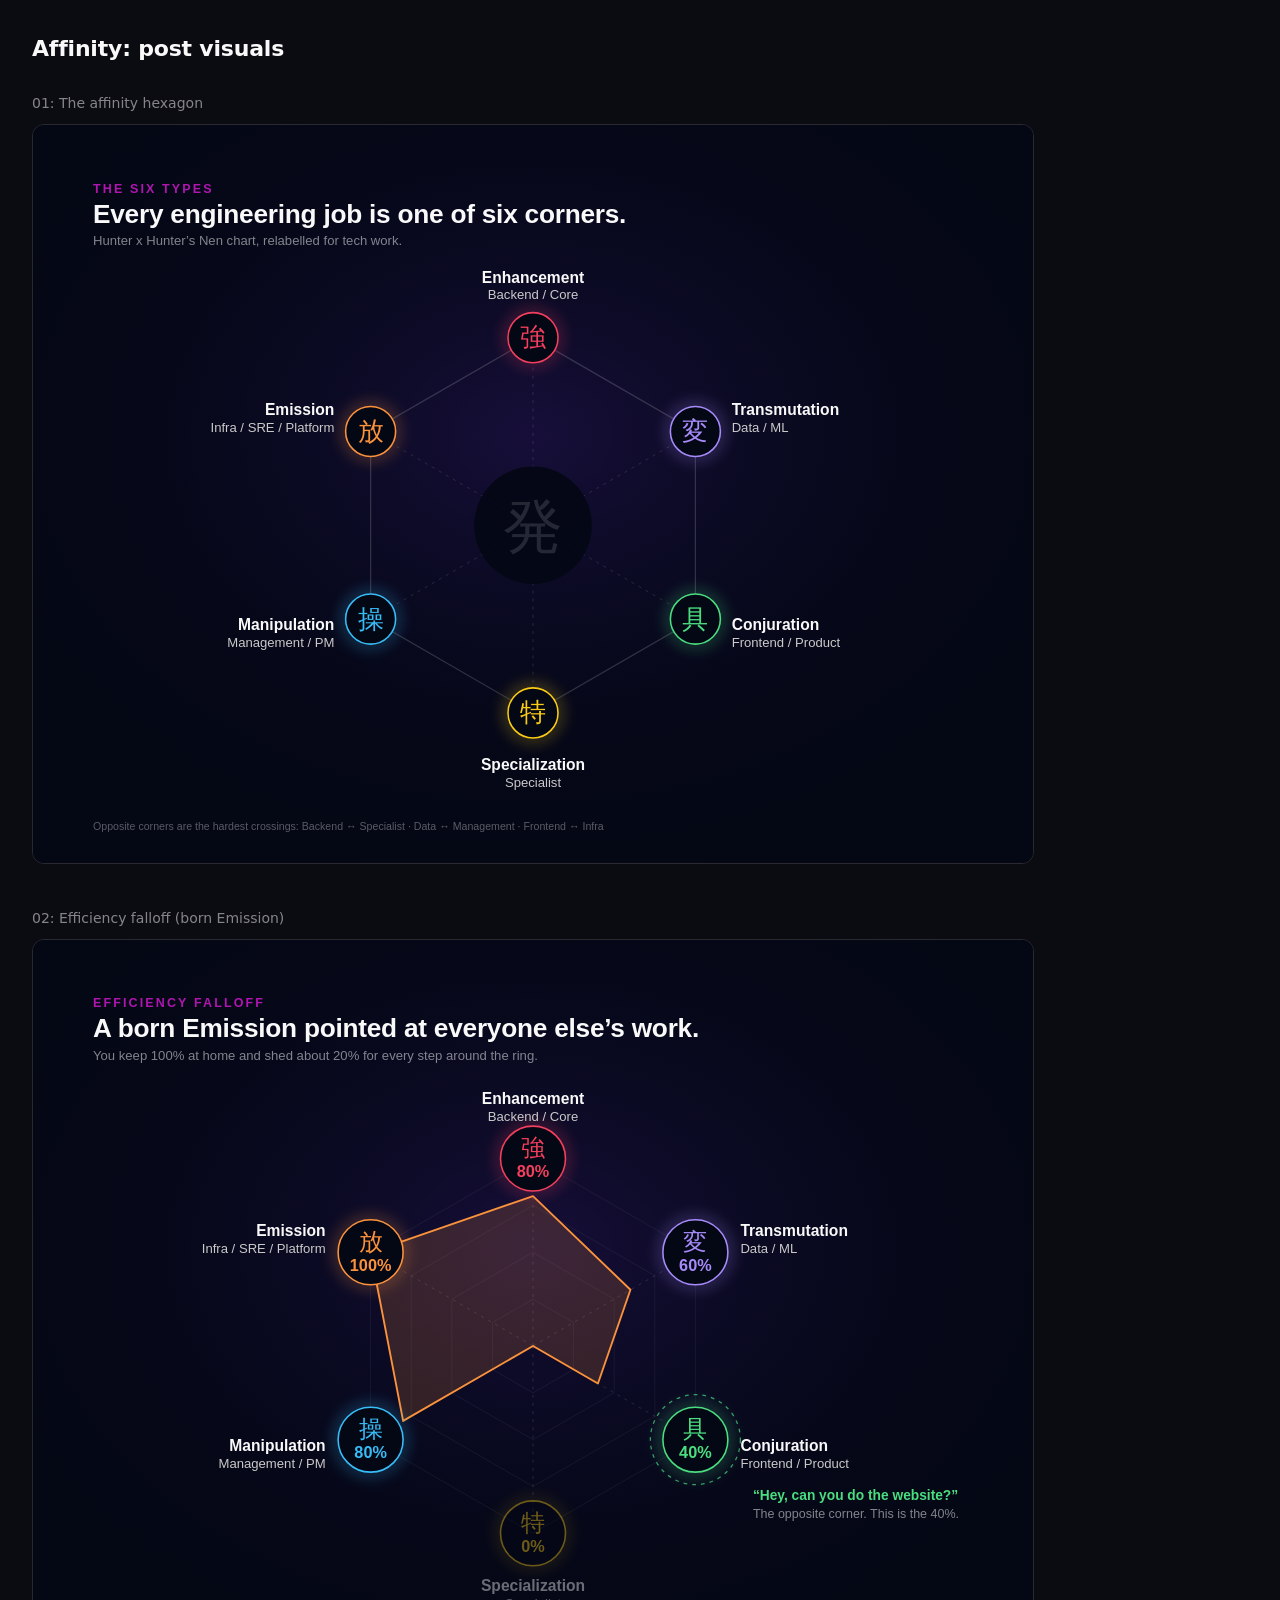
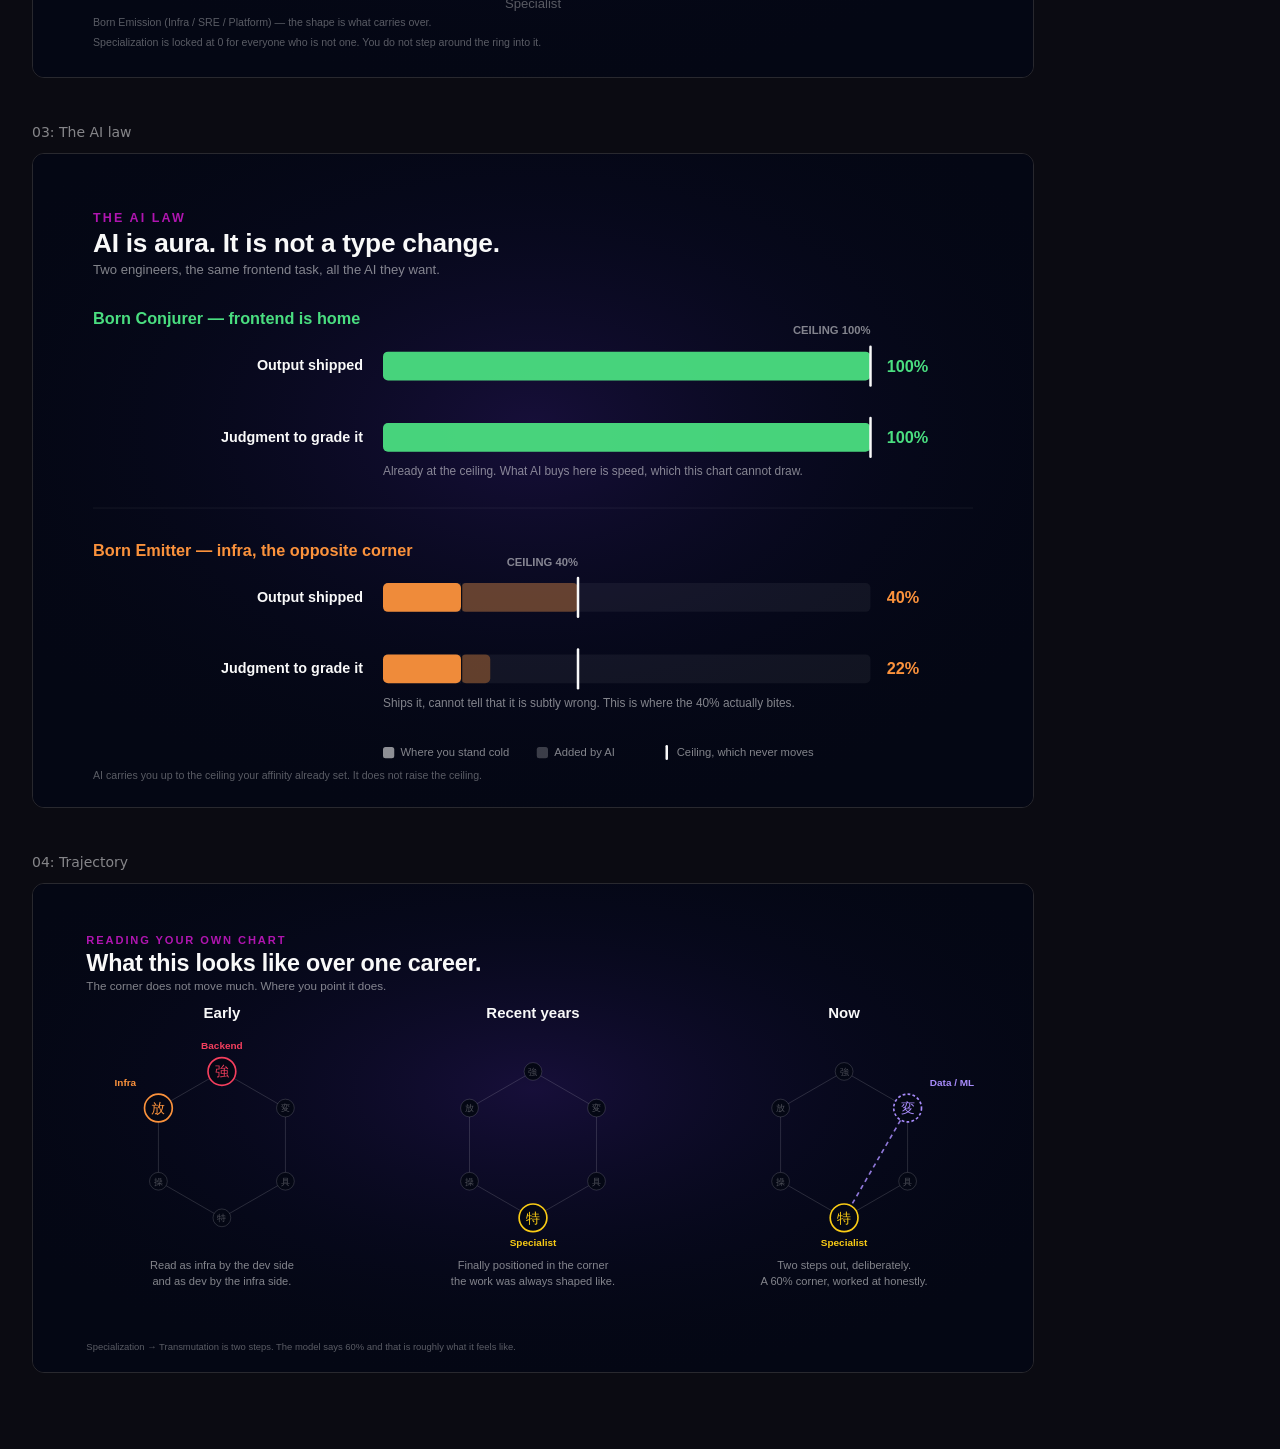
<file: post/preview.html>
<!DOCTYPE html>
<html lang="en">
<head>
<meta charset="UTF-8">
<meta name="viewport" content="width=device-width, initial-scale=1.0">
<meta name="robots" content="noindex, nofollow">
<title>Affinity: post visuals</title>
<style>
  body { margin: 0; background: #0b0b12; color: #f9f9f9; font: 15px/1.5 'Avenir Next', system-ui, sans-serif; padding: 32px; }
  h1 { font-size: 22px; margin: 0 0 28px; letter-spacing: -.2px; }
  figure { margin: 0 0 44px; }
  figcaption { color: rgba(255,255,255,.5); font-size: 14px; margin-bottom: 10px; }
  img { display: block; width: 100%; max-width: 1000px; border: 1px solid rgba(255,255,255,.12); border-radius: 12px; }
</style>
</head>
<body>
  <h1>Affinity: post visuals</h1>
  <figure><figcaption>01: The affinity hexagon</figcaption><img src="01-affinity-hexagon.svg" alt="Affinity hexagon"></figure>
  <figure><figcaption>02: Efficiency falloff (born Emission)</figcaption><img src="02-efficiency-falloff.svg" alt="Efficiency falloff"></figure>
  <figure><figcaption>03: The AI law</figcaption><img src="03-ai-law.svg" alt="AI law"></figure>
  <figure><figcaption>04: Trajectory</figcaption><img src="04-trajectory.svg" alt="Trajectory"></figure>
</body>
</html>
</file>
<file: css/style.css>
/* ── Reset & base ──────────────────────────────────────────── */
*, *::before, *::after { margin: 0; padding: 0; box-sizing: border-box; }

/*
 * ── Design tokens ─────────────────────────────────────────────
 *
 *  Colors
 *  bg:                 #040714
 *  surface-1 (cards):  rgba(255,255,255,.03)
 *  surface-2 (hover):  rgba(255,255,255,.06)
 *  border-subtle:      rgba(255,255,255,.07)
 *  border:             rgba(255,255,255,.1)
 *  border-strong:      rgba(255,255,255,.22)
 *  blue accent:        #0063e5
 *  blue accent bright: #0080ff
 *  text primary:       #f9f9f9
 *  text secondary:     #cacaca
 *  text muted:         rgba(255,255,255,.55)
 *  header gradient:    in oklch 135deg, #B015B0 0%, #3D0080 50%, #040714 100%
 *
 *  Typography scale (rem)
 *  --text-xs: 0.75    --text-sm: 0.875   --text-base: 1
 *  --text-lg: 1.125   --text-xl: 1.25    --text-2xl: 1.5
 *  font stack: 'Avenir Next', -apple-system, BlinkMacSystemFont,
 *              'Segoe UI', Roboto, Oxygen, Ubuntu, Cantarell, sans-serif
 *
 *  Spacing scale (4px grid)
 *  --space-1: 4px   --space-2: 8px   --space-3: 12px   --space-4: 16px
 *  --space-6: 24px  --space-8: 32px
 *
 *  Radii
 *  --radius-sm: 6px   --radius: 10px   --radius-lg: 15px
 *
 *  Easing
 *  --ease-snap: cubic-bezier(0.34, 1.56, 0.64, 1)  (spring/overshoot)
 *  --dur-fast: 120ms   --dur: 200ms
 *
 *  UI primitives
 *  --control-height: 44px   (touch minimum)
 *  --control-height-sm: 36px
 *  --z-sticky-header: 200   --z-modal: 400   --z-toast: 500
 */

:root {
  --bg: #040714;
  --surface-1: rgba(255,255,255,.03);
  --surface-2: rgba(255,255,255,.06);
  --surface-toast: #1a1730;
  /* Opaque panel for anything that floats over the page (see .modal__dialog). */
  --surface-panel: #0d1225;
  --border-subtle: rgba(255,255,255,.07);
  --border: rgba(255,255,255,.1);
  --border-strong: rgba(255,255,255,.22);
  --text-primary: #f9f9f9;
  --text-secondary: #cacaca;
  --text-muted: rgba(255,255,255,.55);
  --accent: #e11d48;
  --accent-bright: #f43f5e;
  --danger: #e11d48;
  --danger-hover: #f43f5e;
  --font: 'Avenir Next', -apple-system, BlinkMacSystemFont, 'Segoe UI', Roboto, Oxygen, Ubuntu, Cantarell, sans-serif;
  --text-xs: 0.75rem; --text-sm: 0.875rem; --text-base: 1rem;
  --text-lg: 1.125rem; --text-xl: 1.25rem; --text-2xl: 1.5rem;
  --space-1: 4px; --space-2: 8px; --space-3: 12px; --space-4: 16px;
  --space-6: 24px; --space-8: 32px;
  --radius-sm: 6px; --radius: 10px; --radius-lg: 15px;
  --ease-snap: cubic-bezier(0.34, 1.56, 0.64, 1);
  --dur-fast: 120ms; --dur: 200ms;
  --control-height: 44px;
  --control-height-sm: 36px;
  --shadow-card: 0 12px 28px rgba(15, 23, 42, 0.5);
  --shadow-modal: 0 24px 48px rgba(2, 6, 23, 0.58);
  --z-sticky-header: 200;
  --z-modal: 400;
  --z-toast: 500;
}

html { height: 100%; }
body {
  font-family: var(--font);
  background: var(--bg);
  min-height: 100%;
  color: var(--text-primary);
  display: flex; flex-direction: column;
}

body.modal-open {
  overflow: hidden;
}

main#main {
  flex: 1;
  display: flex;
  flex-direction: column;
  min-height: 0;
  width: 100%;
}

/* ── Layout ────────────────────────────────────────────────── */
/*
 * GOTCHA: body { display:flex; flex-direction:column } + margin: 0 auto
 * on a child collapses its width — always pair with width: 100%.
 *
 * GOTCHA: External images (YouTube ggpht, Gravatar, etc.) may block loading
 * when the Referer header points to localhost or an unknown origin. Fix:
 * 1. Add <meta name="referrer" content="no-referrer"> in <head> (global)
 * 2. Or add referrerpolicy="no-referrer" on each <img> tag
 */
.container {
  max-width: 900px;
  width: 100%;
  margin: 0 auto;
  padding: var(--space-6);
  flex: 1;
}

/* Vertical rhythm: use inside .container or nested regions */
.stack {
  display: flex;
  flex-direction: column;
  gap: var(--space-6);
}
.stack--tight { gap: var(--space-4); }
.stack--loose { gap: var(--space-8); }

/* Page section: title row + body (replaces “card everything” for grouping) */
.section {
  display: flex;
  flex-direction: column;
  gap: var(--space-4);
}
.section__header {
  display: flex;
  flex-wrap: wrap;
  align-items: flex-end;
  justify-content: space-between;
  gap: var(--space-4);
}
.section__titles {
  display: flex;
  flex-direction: column;
  gap: var(--space-1);
  min-width: 0;
}
.section__title {
  font-size: var(--text-2xl);
  font-weight: 700;
  letter-spacing: -0.01em;
  color: var(--text-primary);
}
.section__lead {
  font-size: var(--text-sm);
  color: var(--text-muted);
  line-height: 1.45;
  max-width: 52ch;
}
.section__lead code {
  font-family: ui-monospace, SFMono-Regular, Menlo, Monaco, Consolas, "Liberation Mono", monospace;
  font-size: 0.92em;
  color: var(--text-secondary);
}
.stack > .card { margin-bottom: 0; }
.toolbar {
  display: flex;
  flex-wrap: wrap;
  align-items: center;
  gap: var(--space-2);
}

/* ── Header ────────────────────────────────────────────────────
 * Owned by the Neorgon Header Kit (css/neorgon-header.css — canonical
 * source: packages/neorgon-ui/header/). Do NOT style .header-bar,
 * .header-logo*, .header-title-link, .header-subtitle, .header-right,
 * .header-actions, or .header-home here. Auth styles (.auth-*) stay
 * site-owned below.
 */
nav {
  display: flex;
  align-items: center;
  gap: var(--space-2);
}

/* ── Buttons (canonical) ─────────────────────────────────────
 * Use .btn + a variant. Aliases: .nav-link = toolbar ghost; .auth-* map below.
 */
.btn {
  display: inline-flex;
  align-items: center;
  justify-content: center;
  gap: var(--space-2);
  min-height: var(--control-height);
  padding: 0 var(--space-4);
  border-radius: var(--radius-sm);
  font-family: inherit;
  font-size: var(--text-sm);
  font-weight: 600;
  line-height: 1.2;
  text-decoration: none;
  cursor: pointer;
  border: 1px solid transparent;
  background: transparent;
  color: var(--text-primary);
  transition:
    background-color var(--dur),
    color var(--dur),
    border-color var(--dur),
    box-shadow var(--dur),
    transform var(--dur-fast);
  -webkit-tap-highlight-color: transparent;
}
.btn:disabled,
.btn[aria-disabled="true"] {
  opacity: 0.45;
  cursor: not-allowed;
  pointer-events: none;
}
.btn--sm {
  min-height: var(--control-height-sm);
  padding: 0 var(--space-3);
  font-size: var(--text-xs);
}
.btn--block { width: 100%; }
.btn--icon {
  min-width: var(--control-height);
  padding: 0;
}
.btn--primary {
  background: var(--accent);
  color: #fff;
  border-color: transparent;
}
.btn--primary:hover { background: var(--accent-bright); }
.btn--secondary {
  background: var(--surface-2);
  color: var(--text-primary);
  border-color: var(--border-strong);
}
.btn--secondary:hover {
  background: rgba(255, 255, 255, 0.1);
}
.btn--ghost {
  background: transparent;
  color: rgba(255,255,255,0.92);
  border-color: rgba(255,255,255,0.18);
}
.btn--ghost:hover {
  background: rgba(255,255,255,0.1);
  color: #fff;
}
.btn--danger {
  background: var(--danger);
  color: #fff;
  border-color: transparent;
}
.btn--danger:hover { background: var(--danger-hover); }

/* Toolbar ghost (header nav) — same as .btn.btn--ghost.btn--sm */
.nav-link {
  display: inline-flex;
  align-items: center;
  justify-content: center;
  min-height: var(--control-height);
  padding: 0 var(--space-3);
  border: 1px solid rgba(255,255,255,0.18);
  border-radius: var(--radius-sm);
  background: transparent;
  color: rgba(255,255,255,0.92);
  cursor: pointer;
  font-family: inherit;
  font-size: var(--text-sm);
  font-weight: 600;
  transition: background-color var(--dur), color var(--dur), border-color var(--dur);
}
.nav-link:hover {
  background: rgba(255,255,255,0.1);
  color: #fff;
}

.auth-toggle {
  display: flex;
  align-items: center;
  justify-content: center;
  min-width: var(--control-height);
  min-height: var(--control-height);
  padding: 0;
  border: 1px solid rgba(255,255,255,0.18);
  border-radius: var(--radius-sm);
  background: transparent;
  color: rgba(255,255,255,0.92);
  cursor: pointer;
  font-family: inherit;
  transition: background-color var(--dur), color var(--dur), border-color var(--dur);
}
.auth-toggle:hover {
  background: rgba(255,255,255,0.1);
  color: #fff;
}
.auth-toggle svg {
  width: 22px;
  height: 22px;
  flex-shrink: 0;
  display: block;
}
.auth-toggle.logged-in { color: var(--accent); }
.auth-toggle.logged-in svg circle:nth-of-type(2) {
  fill: currentColor;
  stroke: none;
}

/* ── Sheet (inline panel under header) — not a modal ─────────
 * Use for auth, filters, compact forms. No backdrop; page scrolls.
 * For blocking overlays use .modal below.
 */
.auth-panel {
  background: rgba(255,255,255,0.02);
  border-bottom: 1px solid var(--border-subtle);
  max-height: 0;
  overflow: hidden;
  transition: max-height 0.3s ease-out;
}
.auth-panel.open { max-height: 300px; }
.auth-panel-inner {
  padding: var(--space-6);
  max-width: 400px;
  margin: 0 auto;
}
.auth-tabs {
  display: flex;
  gap: var(--space-2);
  margin-bottom: var(--space-4);
}
.auth-tab {
  flex: 1;
  min-height: var(--control-height-sm);
  padding: 0 var(--space-4);
  border: 1px solid var(--border);
  border-radius: var(--radius-sm);
  background: transparent;
  color: var(--text-muted);
  cursor: pointer;
  font-family: inherit;
  font-size: var(--text-sm);
  font-weight: 600;
  transition: background-color var(--dur), color var(--dur), border-color var(--dur);
}
.auth-tab.active {
  background: var(--surface-2);
  color: var(--text-primary);
  border-color: var(--border-strong);
}
.auth-form input {
  width: 100%;
  padding: var(--space-3) var(--space-4);
  margin-bottom: var(--space-3);
  border: 1px solid var(--border);
  border-radius: var(--radius-sm);
  background: var(--surface-1);
  color: var(--text-primary);
  font-size: var(--text-sm);
  font-family: inherit;
}
.auth-submit {
  width: 100%;
  min-height: var(--control-height);
  padding: 0 var(--space-4);
  border: none;
  border-radius: var(--radius-sm);
  background: var(--accent);
  color: #fff;
  font-family: inherit;
  font-weight: 600;
  font-size: var(--text-sm);
  cursor: pointer;
  transition: background-color var(--dur);
}
.auth-submit:hover { background: var(--accent-bright); }
#authUser {
  display: flex;
  align-items: center;
  justify-content: space-between;
  gap: var(--space-4);
}
.auth-username {
  color: var(--text-primary);
  font-weight: 600;
}
.auth-logout {
  min-height: var(--control-height-sm);
  padding: 0 var(--space-3);
  border: 1px solid var(--border);
  border-radius: var(--radius-sm);
  background: transparent;
  color: var(--text-muted);
  cursor: pointer;
  font-family: inherit;
  font-size: var(--text-sm);
  font-weight: 600;
  transition: background-color var(--dur), color var(--dur), border-color var(--dur);
}
.auth-logout:hover {
  background: var(--surface-2);
  color: var(--text-primary);
}
.auth-divider {
  height: 1px;
  background: var(--border-subtle);
}

/* ── Modal (blocking overlay) ──────────────────────────────── */
.modal[hidden] {
  display: none !important;
}
.modal {
  position: fixed;
  inset: 0;
  z-index: var(--z-modal);
  display: flex;
  align-items: center;
  justify-content: center;
  padding: var(--space-4);
}
.modal__backdrop {
  position: absolute;
  inset: 0;
  background: rgba(2, 4, 12, 0.78);
  backdrop-filter: blur(6px);
}
/*
 * GOTCHA: a dialog surfaced with var(--surface-1) is rgba(255,255,255,.03),
 * i.e. all but transparent. Stacked over a blurred backdrop the page shows
 * straight through the copy and the modal becomes hard to read. Dialogs get
 * an opaque panel colour, never a translucent surface token.
 */
.modal__dialog {
  position: relative;
  z-index: 1;
  display: flex;
  flex-direction: column;
  width: min(100%, 440px);
  max-height: min(88vh, 560px);
  overflow: hidden;
  background: var(--surface-panel);
  border: 1px solid var(--border-strong);
  border-radius: var(--radius-lg);
  box-shadow: var(--shadow-modal);
}
.modal__header {
  display: flex;
  align-items: center;
  justify-content: space-between;
  gap: var(--space-4);
  padding: var(--space-4) var(--space-6);
  border-bottom: 1px solid var(--border-subtle);
}
.modal__header h2 {
  font-size: var(--text-lg);
  font-weight: 600;
  color: var(--text-primary);
}
.modal__body {
  padding: var(--space-6);
  overflow: auto;
  font-size: var(--text-sm);
  color: var(--text-secondary);
  line-height: 1.55;
}
.modal__body code {
  font-family: ui-monospace, SFMono-Regular, Menlo, Monaco, Consolas, "Liberation Mono", monospace;
  font-size: 0.9em;
  color: var(--text-primary);
}
.modal__footer {
  display: flex;
  flex-wrap: wrap;
  justify-content: flex-end;
  gap: var(--space-2);
  padding: var(--space-4) var(--space-6);
  border-top: 1px solid var(--border-subtle);
}

/* ── Card ──────────────────────────────────────────────────── */
/*
 * GOTCHA: backdrop-filter creates a stacking context — dropdowns inside
 * a card can be clipped by a later card's stacking context. Fix by adding
 * position: relative; z-index: 10 to the card that owns the open dropdown.
 *
 * Default: static surface (no hover lift — avoids generic “dashboard demo”).
 * Use .card--interactive for raised hover + entrance motion.
 *
 * GOTCHA: a <button> or <a> used AS a card does not inherit body text color —
 * buttons default to canvas text (near-black), rendering invisible on the dark
 * bg. When a card is an interactive element, set color: var(--text-primary)
 * and font-family: var(--font) explicitly on it.
 */
.card {
  background: var(--surface-1);
  border: 1px solid var(--border);
  border-radius: var(--radius-lg);
  padding: var(--space-6);
  margin-bottom: var(--space-6);
  backdrop-filter: blur(10px);
  transition: border-color var(--dur), box-shadow var(--dur);
}
.card:hover {
  border-color: var(--border-strong);
  box-shadow: 0 8px 20px rgba(15, 23, 42, 0.45);
}
.card--interactive {
  transition:
    transform var(--dur) ease-out,
    box-shadow var(--dur) ease-out,
    border-color var(--dur);
  animation: fadeIn 0.35s ease-out both;
}
.card--interactive:hover {
  transform: translateY(-3px);
  box-shadow: var(--shadow-card);
  border-color: var(--border-strong);
}
.card--enter {
  animation: fadeIn 0.35s ease-out both;
}
.card--flat:hover {
  box-shadow: none;
}

/* ── Button press feedback ─────────────────────────────────── */
button:active,
.btn:active,
.nav-link:active,
.auth-toggle:active,
.auth-tab:active,
.auth-submit:active,
.auth-logout:active {
  transform: scale(0.98);
  transition-duration: var(--dur-fast);
}

@keyframes fadeIn {
  from { opacity: 0; transform: translateY(6px); }
  to   { opacity: 1; transform: translateY(0); }
}

/* ── Skeleton loading ──────────────────────────────────────── */
@keyframes shimmer { to { background-position: -200% 0; } }
.skeleton {
  background: linear-gradient(90deg, var(--surface-1) 25%, var(--surface-2) 50%, var(--surface-1) 75%);
  background-size: 200% 100%;
  animation: shimmer 1.5s ease-in-out infinite;
  border-radius: var(--radius);
}

/* ── Toast ─────────────────────────────────────────────────── */
.toast {
  position: fixed;
  bottom: var(--space-6);
  right: var(--space-6);
  z-index: var(--z-toast);
  max-width: min(360px, calc(100vw - var(--space-8)));
  background: var(--surface-toast);
  border: 1px solid var(--border);
  border-radius: var(--radius);
  padding: var(--space-3) var(--space-4);
  font-size: var(--text-sm);
  color: var(--text-primary);
  box-shadow: var(--shadow-card);
  pointer-events: none;
  transform: translateY(8px);
  opacity: 0;
  transition: opacity 0.2s ease-out, transform 0.2s ease-out;
}
.toast.visible {
  opacity: 1;
  transform: translateY(0);
}

/* ── Footer ────────────────────────────────────────────────────
   Owned by the Neorgon Footer Kit (css/neorgon-footer.css).
   Don't add .neo-footer rules here — edit packages/neorgon-ui/footer/
   and re-run sync-footer.sh. */

/* ── Focus styles ──────────────────────────────────────────── */
:focus-visible {
  outline: 2px solid var(--accent-bright);
  outline-offset: 2px;
}

/* ── Skip link ─────────────────────────────────────────────── */
.skip-link {
  position: absolute;
  top: -100%;
  left: var(--space-4);
  z-index: 1000;
  padding: var(--space-2) var(--space-4);
  background: var(--accent-bright);
  color: #000;
  font-weight: 600;
  font-size: var(--text-sm);
  border-radius: 0 0 var(--radius-sm) var(--radius-sm);
  text-decoration: none;
  transition: top var(--dur);
}
.skip-link:focus { top: 0; }

/* ── Reduced motion ────────────────────────────────────────── */
@media (prefers-reduced-motion: reduce) {
  *, *::before, *::after {
    animation-duration: 0.01ms !important;
    animation-iteration-count: 1 !important;
    transition: none !important;
  }
  .card--interactive:hover { transform: none; }
}

/* ── Responsive ────────────────────────────────────────────── */
@media (max-width: 600px) {
  .container { padding: var(--space-4); }
  .toast {
    left: var(--space-4);
    right: var(--space-4);
    max-width: none;
  }
}

/* ═══════════════════════════════════════════════════════════════
   Affinity — app-specific styles
   ═══════════════════════════════════════════════════════════════ */

.container { max-width: 1020px; }


/* ── Hexagon ───────────────────────────────────────────────── */
.hex-wrap {
  display: grid;
  grid-template-columns: minmax(0, 1.05fr) minmax(0, 1fr);
  gap: var(--space-4);
  align-items: stretch;
  flex: 1;
  min-height: 0;
}
/* Sized off the row height rather than the page width, so the chart
   shrinks to share a screen with the readout instead of pushing it
   below the fold. */
.hex-stage {
  position: relative;
  aspect-ratio: 1 / 1;
  height: min(100%, 460px);
  max-height: 100%;
  width: auto;
  max-width: 100%;
  margin: 0 auto;
}
.hex-web {
  position: absolute;
  inset: 0;
  width: 100%;
  height: 100%;
  overflow: visible;
}
.hex-ring {
  fill: none;
  stroke: rgba(255,255,255,0.07);
  stroke-width: 0.4;
}
.hex-ring:last-child { stroke: var(--border); stroke-width: 0.55; }
.hex-spokes line {
  stroke: var(--border-subtle);
  stroke-width: 0.4;
  stroke-dasharray: 1.6 2.4;
}
.hex-shape {
  fill: var(--shape-accent);
  fill-opacity: 0.17;
  stroke: var(--shape-accent);
  stroke-width: 1.1;
  stroke-linejoin: round;
  transition: fill 320ms, stroke 320ms;
}
.hex-node {
  position: absolute;
  transform: translate(-50%, -50%);
  width: clamp(60px, 17%, 82px);
  aspect-ratio: 1 / 1;
  display: flex;
  flex-direction: column;
  align-items: center;
  justify-content: center;
  gap: 1px;
  border-radius: 50%;
  border: 1.5px solid var(--border-strong);
  background: rgba(10, 14, 30, 0.94);
  color: var(--text-secondary);
  font-family: inherit;
  cursor: pointer;
  /* Distance from the born corner reads as fade, matching the copy. */
  opacity: calc(0.44 + (var(--eff, 100) / 100) * 0.56);
  transition: transform var(--dur) var(--ease-snap), border-color var(--dur),
              box-shadow var(--dur), color var(--dur), background var(--dur),
              opacity 320ms;
  -webkit-tap-highlight-color: transparent;
}
.hex-node:hover {
  transform: translate(-50%, -50%) scale(1.06);
  border-color: var(--node-accent);
  color: var(--text-primary);
  opacity: 1;
}
.hex-node__kanji {
  font-size: 1.3rem;
  line-height: 1;
  color: var(--node-accent);
  font-weight: 700;
}
.hex-node__pct { font-size: var(--text-lg); font-weight: 700; line-height: 1; }
.hex-node__pct small { font-size: 0.6em; font-weight: 600; opacity: 0.7; }
/* Names sit outside the disc so long ones never break the circle. */
.hex-node__name {
  position: absolute;
  top: 100%;
  left: 50%;
  transform: translateX(-50%);
  margin-top: 5px;
  font-size: 0.6rem;
  letter-spacing: 0.04em;
  text-transform: uppercase;
  white-space: nowrap;
  color: var(--text-muted);
}
.hex-node[data-corner="0"] .hex-node__name {
  top: auto;
  bottom: 100%;
  margin: 0 0 5px;
}


/* ── Role cards ────────────────────────────────────────────── */
.role-grid {
  display: grid;
  grid-template-columns: repeat(auto-fill, minmax(300px, 1fr));
  gap: var(--space-4);
}
.role-card {
  background: var(--surface-1);
  border: 1px solid var(--border);
  border-top: 3px solid var(--card-accent);
  border-radius: var(--radius-lg);
  padding: var(--space-6);
  display: flex;
  flex-direction: column;
  gap: var(--space-3);
  transition: border-color var(--dur), box-shadow var(--dur), transform var(--dur);
}
.role-card:hover {
  border-color: var(--border-strong);
  border-top-color: var(--card-accent);
  box-shadow: 0 10px 26px rgba(2,6,23,0.5);
  transform: translateY(-2px);
}
.role-card__head { display: flex; align-items: center; gap: var(--space-3); }
.role-card__kanji {
  font-size: 1.8rem;
  font-weight: 700;
  color: var(--card-accent);
  width: 48px; height: 48px;
  display: flex; align-items: center; justify-content: center;
  border: 1.5px solid color-mix(in srgb, var(--card-accent) 40%, transparent);
  border-radius: 50%;
  flex-shrink: 0;
}
.role-card__nen { font-size: var(--text-lg); font-weight: 700; color: var(--card-accent); }
.role-card__role { font-size: var(--text-sm); color: var(--text-secondary); font-weight: 600; }
.role-card__tagline { font-size: var(--text-base); color: var(--text-primary); font-style: italic; line-height: 1.4; }
.role-card__block { display: flex; flex-direction: column; gap: 4px; }
.role-card__label {
  font-size: var(--text-xs);
  letter-spacing: 0.08em;
  text-transform: uppercase;
  color: var(--text-muted);
  font-weight: 700;
}
.role-card__block p { font-size: var(--text-sm); color: var(--text-secondary); line-height: 1.5; }
.role-card__block ul { list-style: none; display: flex; flex-direction: column; gap: 3px; }
.role-card__block li {
  font-size: var(--text-sm); color: var(--text-secondary); line-height: 1.4;
  padding-left: var(--space-4); position: relative;
}
.role-card__block li::before {
  content: "›"; position: absolute; left: 2px; color: var(--card-accent); font-weight: 700;
}
.role-card__watch p { color: color-mix(in srgb, #fbbf24 55%, var(--text-secondary)); }
.role-card__persona {
  font-size: var(--text-xs);
  color: var(--text-muted);
  border-top: 1px solid var(--border-subtle);
  padding-top: var(--space-3);
  margin-top: auto;
}

.role-card__more { margin-top: var(--space-2); }
.role-card__more > summary {
  display: flex;
  align-items: center;
  gap: var(--space-2);
  padding: var(--space-2) 0;
  font-size: var(--text-xs);
  font-weight: 700;
  text-transform: uppercase;
  letter-spacing: 0.08em;
  color: var(--card-accent);
  cursor: pointer;
  list-style: none;
}
.role-card__more > summary::-webkit-details-marker { display: none; }
.role-card__more > summary::after {
  content: "+";
  font-size: var(--text-base);
  line-height: 1;
}
.role-card__more[open] > summary::after { content: "−"; }
.role-card__more > summary:hover { filter: brightness(1.2); }
.role-card__signals { list-style: none; display: flex; flex-direction: column; gap: var(--space-2); }
.role-card__signals li {
  position: relative;
  padding-left: var(--space-4);
  font-size: var(--text-sm);
  line-height: 1.5;
  color: var(--text-secondary);
}
.role-card__signals li::before {
  content: "›";
  position: absolute;
  left: 0;
  color: var(--card-accent);
  font-weight: 700;
}

/* ── Specialist section ────────────────────────────────────── */
.spec-card { border: 1px solid color-mix(in srgb, var(--card-accent) 30%, var(--border)); }
.spec-card__intro { font-size: var(--text-lg); line-height: 1.55; color: var(--text-secondary); margin-bottom: var(--space-6); }
.spec-refs {
  display: grid;
  grid-template-columns: repeat(auto-fit, minmax(220px, 1fr));
  gap: var(--space-4);
  margin-bottom: var(--space-6);
}
.spec-ref {
  background: rgba(255,255,255,0.02);
  border: 1px solid var(--border-subtle);
  border-radius: var(--radius);
  padding: var(--space-4);
}
.spec-ref h4 { font-size: var(--text-base); color: var(--card-accent); margin-bottom: var(--space-2); }
.spec-ref p { font-size: var(--text-sm); line-height: 1.5; color: var(--text-secondary); margin-bottom: var(--space-2); }
.spec-ref span { display: inline-block; font-size: var(--text-xs); font-weight: 700; text-transform: uppercase; letter-spacing: 0.06em; color: var(--text-muted); margin-right: 6px; }
/* ── Modals: wider variant ─────────────────────────────────── */
.modal__dialog--wide { width: min(100%, 620px); max-height: min(90vh, 720px); }

/* ── Quiz ──────────────────────────────────────────────────── */
.quiz-progress { display: flex; gap: 6px; margin-bottom: var(--space-4); }
.quiz-dot { flex: 1; height: 4px; border-radius: 2px; background: var(--border); transition: background var(--dur); }
.quiz-dot.is-done { background: var(--accent); }
.quiz-dot.is-current { background: var(--accent-bright); }
.quiz-count { font-size: var(--text-xs); text-transform: uppercase; letter-spacing: 0.08em; color: var(--text-muted); margin-bottom: var(--space-2); }
.quiz-q { font-size: var(--text-xl); font-weight: 700; line-height: 1.3; margin-bottom: var(--space-4); color: var(--text-primary); }
.quiz-options { display: flex; flex-direction: column; gap: var(--space-2); }
.quiz-option {
  text-align: left;
  padding: var(--space-3) var(--space-4);
  border: 1px solid var(--border);
  border-radius: var(--radius);
  background: var(--surface-1);
  color: var(--text-secondary);
  font-family: inherit;
  font-size: var(--text-sm);
  line-height: 1.4;
  cursor: pointer;
  transition: border-color var(--dur), background var(--dur), color var(--dur);
}
.quiz-option:hover { border-color: var(--border-strong); color: var(--text-primary); }
.quiz-option.is-chosen {
  border-color: var(--accent-bright);
  background: color-mix(in srgb, var(--accent) 16%, transparent);
  color: #fff;
}

/* Quiz result */
.quiz-result__eyebrow { font-size: var(--text-xs); text-transform: uppercase; letter-spacing: 0.1em; color: var(--text-muted); }
.quiz-result__head { display: flex; align-items: center; gap: var(--space-4); margin: var(--space-3) 0; }
.quiz-result__kanji {
  font-size: 2rem; font-weight: 700; color: var(--card-accent);
  width: 64px; height: 64px; border-radius: 50%;
  display: flex; align-items: center; justify-content: center;
  border: 2px solid var(--card-accent);
  flex-shrink: 0;
}
.quiz-result__nen { font-size: var(--text-2xl); font-weight: 700; color: var(--card-accent); }
.quiz-result__role { font-size: var(--text-base); color: var(--text-secondary); font-weight: 600; }
.quiz-result__tagline { font-size: var(--text-lg); font-style: italic; color: var(--text-primary); margin-bottom: var(--space-4); }
.quiz-result__dual { font-size: var(--text-sm); color: var(--text-secondary); line-height: 1.5; margin-bottom: var(--space-4); }
.quiz-result__bars { display: flex; flex-direction: column; gap: var(--space-2); margin-bottom: var(--space-4); }
.qr-bar { display: flex; align-items: center; gap: var(--space-3); }
.qr-bar__name { flex: 0 0 110px; font-size: var(--text-sm); color: var(--text-secondary); }
.qr-bar__track { flex: 1; height: 8px; background: var(--surface-2); border-radius: 4px; overflow: hidden; }
.qr-bar__fill { display: block; height: 100%; border-radius: 4px; transition: width var(--dur); }
.quiz-result__note { font-size: var(--text-sm); color: var(--text-muted); line-height: 1.5; }

/* ── Calculator ────────────────────────────────────────────── */
.calc-lead { font-size: var(--text-sm); color: var(--text-secondary); line-height: 1.5; margin-bottom: var(--space-4); }
/* minmax(0,…) keeps a long <option> from forcing the track wider than the dialog. */
.calc-selects { display: grid; grid-template-columns: repeat(2, minmax(0, 1fr)); gap: var(--space-3); margin-bottom: var(--space-4); }
.calc-field { display: flex; flex-direction: column; gap: 6px; min-width: 0; }
.calc-field select { width: 100%; min-width: 0; }
.calc-field span { font-size: var(--text-xs); text-transform: uppercase; letter-spacing: 0.06em; color: var(--text-muted); font-weight: 700; }
/* One select treatment for the whole site: the browser default is a
   white box that reads as broken against the dark surface. */
.calc-field select,
.layer-field select {
  appearance: none;
  padding: var(--space-3);
  padding-right: var(--space-8);
  min-height: var(--control-height);
  border: 1px solid var(--border-strong);
  border-radius: var(--radius-sm);
  background-color: rgba(255,255,255,0.05);
  background-image: url("data:image/svg+xml,%3Csvg xmlns='http://www.w3.org/2000/svg' viewBox='0 0 24 24' fill='none' stroke='%23cacaca' stroke-width='2'%3E%3Cpath d='M6 9l6 6 6-6'/%3E%3C/svg%3E");
  background-repeat: no-repeat;
  background-position: right var(--space-3) center;
  background-size: 16px;
  color: var(--text-primary);
  font-family: inherit;
  font-size: var(--text-sm);
  font-weight: 600;
  cursor: pointer;
  transition: border-color var(--dur), background-color var(--dur);
}
.calc-field select:hover,
.layer-field select:hover { border-color: var(--accent-bright); background-color: rgba(255,255,255,0.08); }
.calc-field select option,
.layer-field select option { background: #12162a; color: var(--text-primary); }
.calc-slider { margin-bottom: var(--space-6); }
.calc-slider label { display: flex; justify-content: space-between; font-size: var(--text-sm); color: var(--text-secondary); margin-bottom: var(--space-2); }
.calc-slider strong { color: var(--accent-bright); }
.calc-slider input[type="range"] { width: 100%; accent-color: var(--accent-bright); }

.calc-meter { display: flex; flex-direction: column; gap: var(--space-4); margin-bottom: var(--space-4); }
.calc-meter__caption { font-size: var(--text-sm); color: var(--text-muted); }
.calc-meter__caption strong { color: var(--text-secondary); }
/* Top padding leaves room for the ceiling tick's label above the bar. */
.calc-meter__row { display: flex; align-items: center; gap: var(--space-3); padding-top: 14px; }
.calc-meter__label {
  flex: 0 0 150px;
  display: flex;
  flex-direction: column;
  gap: 2px;
  font-size: var(--text-sm);
  font-weight: 600;
  color: var(--text-secondary);
}
.calc-meter__label small { font-size: var(--text-xs); font-weight: 400; color: var(--text-muted); }
/* The track stays unclipped so the ceiling tick can overhang it; the
   fills are clipped by their own wrapper instead. */
.calc-meter__track { position: relative; flex: 1; height: 14px; background: var(--surface-2); border-radius: 7px; }
.calc-meter__fills { position: absolute; inset: 0; border-radius: 7px; overflow: hidden; }
.calc-meter__fill { position: absolute; top: 0; height: 100%; }
.calc-meter__fill--base { left: 0; background: color-mix(in srgb, var(--task) 75%, #fff 0%); border-radius: 7px; transition: width var(--dur); }
.calc-meter__fill--ai {
  background: repeating-linear-gradient(45deg, var(--accent-bright), var(--accent-bright) 5px, color-mix(in srgb, var(--accent-bright) 70%, #000) 5px, color-mix(in srgb, var(--accent-bright) 70%, #000) 10px);
  transition: width var(--dur), left var(--dur);
}
.calc-meter__num { flex: 0 0 44px; text-align: right; font-weight: 700; font-size: var(--text-base); }

.calc-verdict {
  font-size: var(--text-sm);
  line-height: 1.55;
  color: var(--text-secondary);
  padding: var(--space-4);
  border-radius: var(--radius);
  border: 1px solid var(--border);
  background: rgba(255,255,255,0.02);
}
.calc-verdict strong { color: var(--text-primary); }
/* The band tints the whole box (border and wash), not a stripe down one edge. */
.calc-verdict:has([data-band]) {
  border-color: color-mix(in srgb, var(--band-tone, #94a3b8) 55%, transparent);
  background: color-mix(in srgb, var(--band-tone, #94a3b8) 7%, transparent);
}
.calc-verdict:has([data-band="native"]) { --band-tone: #4ade80; }
.calc-verdict:has([data-band="cheap"]) { --band-tone: #38bdf8; }
.calc-verdict:has([data-band="expensive"]) { --band-tone: #fbbf24; }
.calc-verdict:has([data-band="very-expensive"]) { --band-tone: #fb923c; }
.calc-verdict:has([data-band="no-direct-route"]) { --band-tone: #f43f5e; }


/* ── Use guide ─────────────────────────────────────────────── */
.use-guide {
  display: grid;
  grid-template-columns: repeat(auto-fit, minmax(280px, 1fr));
  gap: var(--space-4);
  margin-bottom: var(--space-8);
}
.use-guide__col {
  padding: var(--space-6);
  border: 1px solid var(--border);
  border-radius: var(--radius-lg);
  background: var(--surface-1);
}
.use-guide__col h3 { font-size: var(--text-base); margin-bottom: var(--space-4); }
.use-guide__col--do { border-top: 3px solid #4ade80; }
.use-guide__col--do h3 { color: #4ade80; }
.use-guide__col--dont { border-top: 3px solid #f43f5e; }
.use-guide__col--dont h3 { color: #f43f5e; }
.use-guide__col ul { list-style: none; display: flex; flex-direction: column; gap: var(--space-3); }
.use-guide__col li {
  position: relative;
  padding-left: var(--space-6);
  font-size: var(--text-sm);
  line-height: 1.55;
  color: var(--text-secondary);
}
.use-guide__col li::before { position: absolute; left: 0; font-weight: 700; }
.use-guide__col--do li::before { content: "+"; color: #4ade80; }
.use-guide__col--dont li::before { content: "−"; color: #f43f5e; }

/* ── FAQ ───────────────────────────────────────────────────── */
.faq { display: flex; flex-direction: column; gap: var(--space-8); }
.faq-group__name {
  font-size: var(--text-xs);
  text-transform: uppercase;
  letter-spacing: 0.14em;
  color: var(--text-muted);
  padding-bottom: var(--space-2);
  margin-bottom: var(--space-3);
  border-bottom: 1px solid var(--border-subtle);
}
.faq-item { border-bottom: 1px solid var(--border-subtle); }
.faq-item__q {
  display: flex;
  align-items: flex-start;
  gap: var(--space-3);
  padding: var(--space-4) 0;
  font-size: var(--text-base);
  font-weight: 600;
  color: var(--text-primary);
  cursor: pointer;
  list-style: none;
}
.faq-item__q::-webkit-details-marker { display: none; }
.faq-item__q::before {
  content: "+";
  flex: 0 0 auto;
  width: 1.2em;
  color: var(--accent-bright);
  font-weight: 700;
  transition: transform var(--dur) var(--ease-snap);
}
.faq-item[open] > .faq-item__q::before { content: "−"; }
.faq-item__q:hover { color: var(--accent-bright); }
.faq-item__a {
  padding: 0 0 var(--space-6) calc(1.2em + var(--space-3));
  font-size: var(--text-sm);
  line-height: 1.65;
  color: var(--text-secondary);
  max-width: 78ch;
}


/* ── Page navigation ───────────────────────────────────────── */
.page-nav {
  display: flex;
  align-items: center;
  gap: var(--space-1);
  min-width: 0;
  overflow-x: auto;
  scrollbar-width: none;
  -ms-overflow-style: none;
}
.page-nav::-webkit-scrollbar { display: none; }
.page-nav__short { display: none; }
.page-nav__link {
  display: inline-flex;
  align-items: center;
  height: var(--header-control-h, 40px);
  padding: 0 var(--space-3);
  border-radius: var(--radius-sm);
  font-size: var(--text-sm);
  font-weight: 600;
  color: rgba(255,255,255,0.78);
  text-decoration: none;
  white-space: nowrap;
  transition: background var(--dur), color var(--dur);
}
.page-nav__link:hover { background: rgba(255,255,255,0.12); color: #fff; }
.page-nav__link.is-current {
  color: #fff;
  background: rgba(255,255,255,0.16);
  box-shadow: inset 0 -2px 0 rgba(255,255,255,0.6);
}

/* ── Pager ─────────────────────────────────────────────────── */
.pager {
  display: flex;
  justify-content: space-between;
  gap: var(--space-4);
  padding-top: var(--space-6);
  border-top: 1px solid var(--border-subtle);
}
.pager__link {
  display: flex;
  flex-direction: column;
  gap: 2px;
  padding: var(--space-3) var(--space-4);
  border: 1px solid var(--border);
  border-radius: var(--radius);
  text-decoration: none;
  transition: border-color var(--dur), background var(--dur);
  min-width: 0;
}
.pager__link:hover { border-color: var(--border-strong); background: var(--surface-1); }
.pager__link--next { text-align: right; margin-left: auto; }
.pager__dir { font-size: var(--text-xs); text-transform: uppercase; letter-spacing: 0.1em; color: var(--text-muted); }
.pager__label { font-size: var(--text-base); font-weight: 600; color: var(--text-primary); }

/* ── Page head (non-home pages) ────────────────────────────── */
.page-head { display: flex; flex-direction: column; gap: var(--space-3); padding-top: var(--space-4); }
.page-head__title {
  font-size: clamp(1.6rem, 3.6vw, 2.2rem);
  font-weight: 700;
  line-height: 1.15;
  letter-spacing: -0.015em;
  max-width: 20ch;
}
.page-head__lead { font-size: var(--text-lg); line-height: 1.55; color: var(--text-secondary); max-width: 62ch; }

/* ── Prose treatments (break up the wall of text) ──────────── */
.lede {
  font-size: var(--text-lg);
  line-height: 1.5;
  color: var(--text-primary);
  max-width: 60ch;
}
/* A tinted box with a full border. The tone tints the whole callout
   rather than a stripe down its left edge. */
.callout {
  --callout-tone: var(--accent-bright);
  padding: var(--space-6);
  border-radius: var(--radius);
  border: 1px solid color-mix(in srgb, var(--callout-tone) 38%, transparent);
  background: color-mix(in srgb, var(--callout-tone) 6%, transparent);
  font-size: var(--text-base);
  line-height: 1.6;
  color: var(--text-secondary);
  max-width: 72ch;
}
.callout--key { color: var(--text-primary); font-weight: 500; }
.callout--warn { --callout-tone: #facc15; }


.split { display: grid; grid-template-columns: repeat(auto-fit, minmax(280px, 1fr)); gap: var(--space-6); }
.split__col {
  padding: var(--space-6);
  border: 1px solid var(--border);
  border-radius: var(--radius-lg);
  background: var(--surface-1);
  display: flex; flex-direction: column; gap: var(--space-2);
}
.split__h { font-size: var(--text-xl); font-weight: 700; }
.split__lead { font-size: var(--text-sm); color: var(--accent-bright); font-weight: 600; }
.split__col p:last-child { font-size: var(--text-sm); line-height: 1.6; color: var(--text-secondary); }

/* ── Hexagon controls ──────────────────────────────────────────
 * One row, deliberately short. Explaining the two layers is the
 * intro's job; this bar only has to let you change them.
 */
.layer-field {
  display: flex;
  flex-direction: column;
  gap: var(--space-1);
  min-width: 0;
}
.layer-field--you { --layer-accent: var(--accent-bright); }
.layer-field--work { --layer-accent: #facc15; }
.layer-field__name {
  font-size: var(--text-xs);
  font-weight: 700;
  letter-spacing: 0.06em;
  text-transform: uppercase;
  color: var(--layer-accent);
}
.layer-field select { width: 100%; min-width: 0; }

.label-toggle { display: flex; align-items: center; gap: var(--space-2); flex-wrap: wrap; }
.label-toggle__caption { font-size: var(--text-xs); text-transform: uppercase; letter-spacing: 0.1em; color: var(--text-muted); font-weight: 700; }
.label-toggle__btn {
  min-height: var(--control-height-sm);
  padding: 0 var(--space-3);
  border-radius: var(--radius-sm);
  border: 1px solid var(--border);
  background: transparent;
  color: var(--text-muted);
  font-family: inherit;
  font-size: var(--text-sm);
  font-weight: 600;
  cursor: pointer;
  transition: all var(--dur);
}
.label-toggle__btn:hover { color: var(--text-primary); border-color: var(--border-strong); }
.label-toggle__btn.is-on { background: var(--surface-2); color: var(--text-primary); border-color: var(--border-strong); }

/* ── Hexagon node flags ────────────────────────────────────── */
.hex-node__flag {
  position: absolute;
  top: -8px;
  left: 50%;
  transform: translateX(-50%);
  padding: 1px 6px;
  border-radius: 999px;
  font-size: 0.56rem;
  font-weight: 700;
  letter-spacing: 0.06em;
  text-transform: uppercase;
  background: #facc15;
  color: var(--bg);
  white-space: nowrap;
}
.hex-node__flag--you { background: var(--accent-bright); color: #fff; }
.hex-node.is-affinity { opacity: 1; }
.hex-node.is-work { border-style: dashed; }
.hex-node.is-work:not(.is-affinity) { opacity: 1; border-color: #facc15; }

/* ── Expectation readout ───────────────────────────────────── */
.readout__head {
  display: grid;
  grid-template-columns: 1fr auto;
  align-items: start;
  gap: var(--space-2) var(--space-4);
  padding-bottom: var(--space-4);
  border-bottom: 1px solid var(--border);
}
.readout__eyebrow {
  grid-column: 1 / -1;
  font-size: var(--text-xs); text-transform: uppercase; letter-spacing: 0.14em;
  color: var(--text-muted); font-weight: 700;
}
.readout__pair { font-size: var(--text-xl); font-weight: 700; line-height: 1.25; }
.readout__a { color: var(--a); }
.readout__w { color: var(--w); }
.readout__arrow { color: var(--text-muted); margin: 0 var(--space-1); }
.readout__score { text-align: right; display: flex; flex-direction: column; align-items: flex-end; }
.readout__num { font-size: 2.1rem; font-weight: 700; line-height: 1; letter-spacing: -0.02em; }
.readout__num small { font-size: 0.5em; opacity: 0.6; }
.readout__band { font-size: var(--text-xs); text-transform: uppercase; letter-spacing: 0.08em; color: var(--text-muted); font-weight: 700; }

.readout__verdict { font-size: var(--text-lg); font-weight: 600; line-height: 1.4; margin-top: var(--space-4); }
.readout__detail { font-size: var(--text-sm); line-height: 1.6; color: var(--text-secondary); margin-top: var(--space-2); }

.readout__crossing {
  margin-top: var(--space-4);
  padding: var(--space-4);
  border-radius: var(--radius);
  background: var(--surface-1);
  border: 1px solid var(--border-subtle);
}
.readout__crossing p:last-child { font-size: var(--text-sm); line-height: 1.6; color: var(--text-secondary); }
.chip {
  display: inline-block;
  margin-bottom: var(--space-2);
  padding: 3px 9px;
  border-radius: 999px;
  background: var(--surface-2);
  border: 1px solid var(--border);
  font-size: var(--text-xs);
  font-weight: 700;
  color: var(--text-primary);
}

.readout__facts { margin-top: var(--space-4); display: flex; flex-direction: column; gap: var(--space-3); }
.readout__facts > div { display: grid; grid-template-columns: 92px 1fr; gap: var(--space-3); align-items: baseline; }
.readout__facts dt {
  font-size: var(--text-xs); text-transform: uppercase; letter-spacing: 0.08em;
  color: var(--text-muted); font-weight: 700;
}
.readout__facts dd { font-size: var(--text-sm); line-height: 1.55; color: var(--text-secondary); }

.readout__ai {
  margin-top: var(--space-4);
  padding-top: var(--space-4);
  border-top: 1px solid var(--border-subtle);
  font-size: var(--text-sm);
  line-height: 1.6;
  color: var(--text-secondary);
}
.readout__ai-tag {
  display: inline-block;
  margin-right: var(--space-2);
  padding: 2px 7px;
  border-radius: 3px;
  background: var(--accent);
  color: #fff;
  font-size: 0.625rem;
  font-weight: 700;
  letter-spacing: 0.08em;
  text-transform: uppercase;
}

/* ── Crossing cards ────────────────────────────────────────── */
.crossing-grid { display: grid; grid-template-columns: repeat(auto-fit, minmax(300px, 1fr)); gap: var(--space-4); }
.crossing-card {
  padding: var(--space-6);
  border: 1px solid var(--border);
  border-radius: var(--radius-lg);
  background: var(--surface-1);
  display: flex; flex-direction: column; gap: var(--space-2);
  background-image: linear-gradient(90deg, color-mix(in srgb, var(--from) 12%, transparent), transparent 60%);
}
.crossing-card__path { display: flex; align-items: center; gap: var(--space-2); font-size: var(--text-sm); font-weight: 700; }
.crossing-card__from { color: var(--from); }
.crossing-card__to { color: var(--to); }
.crossing-card__steps {
  margin-left: auto;
  font-size: var(--text-xs);
  font-weight: 600;
  color: var(--text-muted);
  padding: 2px 8px;
  border: 1px solid var(--border);
  border-radius: 999px;
}
.crossing-card__name { font-size: var(--text-lg); font-weight: 700; }
.crossing-card__reads { font-size: var(--text-sm); line-height: 1.6; color: var(--text-secondary); }

/* ── The reveal test ───────────────────────────────────────── */
.reveal {
  margin-top: var(--space-8);
  padding: var(--space-8);
  border: 1px solid var(--border);
  border-radius: var(--radius-lg);
  background: var(--surface-1);
}
.reveal__eyebrow { font-size: var(--text-xs); text-transform: uppercase; letter-spacing: 0.14em; color: var(--accent-bright); font-weight: 700; }
.reveal__q { font-size: var(--text-2xl); font-weight: 700; line-height: 1.25; margin: var(--space-2) 0 var(--space-6); max-width: 26ch; }
.reveal__cols { display: grid; grid-template-columns: repeat(auto-fit, minmax(260px, 1fr)); gap: var(--space-6); }
.reveal__col { padding-top: var(--space-4); border-top: 3px solid var(--border-strong); }
.reveal__col h4 { font-size: var(--text-base); font-weight: 700; margin-bottom: var(--space-2); }
.reveal__col p { font-size: var(--text-sm); line-height: 1.6; color: var(--text-secondary); }
.reveal__col--cheap { border-top-color: #4ade80; }
.reveal__col--cheap h4 { color: #4ade80; }
.reveal__col--costly { border-top-color: #fb923c; }
.reveal__col--costly h4 { color: #fb923c; }

/* ── AI law ────────────────────────────────────────────────── */
.ai-law { display: flex; flex-direction: column; gap: var(--space-6); }
.ai-law__pair { display: grid; grid-template-columns: repeat(auto-fit, minmax(280px, 1fr)); gap: var(--space-4); }
.ai-law__side {
  padding: var(--space-6);
  border: 1px solid var(--border);
  border-radius: var(--radius-lg);
  background: var(--surface-1);
  border-top: 3px solid var(--side-accent);
}
.ai-law__side--yes { --side-accent: #4ade80; }
.ai-law__side--no { --side-accent: #f43f5e; }
.ai-law__num { font-size: var(--text-xs); text-transform: uppercase; letter-spacing: 0.1em; font-weight: 700; color: var(--side-accent); }
.ai-law__side h3 { font-size: var(--text-xl); font-weight: 700; margin: var(--space-1) 0 var(--space-3); }
.ai-law__side p { font-size: var(--text-sm); line-height: 1.6; color: var(--text-secondary); }
.ai-law__cta { margin-top: 0; }

/* ── Provenance ────────────────────────────────────────────── */

/* ── Use guide (definition list form) ──────────────────────── */
.use-guide__col dl { display: flex; flex-direction: column; gap: var(--space-4); }
.use-guide__col dt { font-size: var(--text-sm); font-weight: 700; color: var(--text-primary); margin-bottom: 2px; }
.use-guide__col dd { font-size: var(--text-sm); line-height: 1.55; color: var(--text-muted); }

/* ── FAQ answers: concede then hold ────────────────────────── */
.faq-item__a { padding: 0 0 var(--space-6) calc(1.2em + var(--space-3)); max-width: 74ch; display: flex; flex-direction: column; gap: var(--space-3); }
.faq-item__tag {
  display: inline-block;
  margin-right: var(--space-2);
  padding: 2px 7px;
  border-radius: 3px;
  font-size: 0.625rem;
  font-weight: 700;
  letter-spacing: 0.08em;
  text-transform: uppercase;
  background: var(--surface-2);
  color: var(--text-muted);
  vertical-align: 2px;
}
.faq-item__tag--hold { background: var(--accent); color: #fff; }
.faq-item__concede { font-size: var(--text-sm); line-height: 1.65; color: var(--text-muted); }
.faq-item__hold { font-size: var(--text-base); line-height: 1.6; color: var(--text-secondary); }

/* ── Role card additions ───────────────────────────────────── */
.role-card__body { font-size: var(--text-sm); line-height: 1.6; color: var(--text-secondary); }
.role-card__craft {
  padding: var(--space-3);
  border-radius: var(--radius-sm);
  background: rgba(255,255,255,0.03);
  border: 1px solid color-mix(in srgb, var(--card-accent) 32%, transparent);
}
.role-card__craft p { font-size: var(--text-sm); line-height: 1.5; color: var(--text-secondary); }

.visually-hidden {
  position: absolute; width: 1px; height: 1px;
  padding: 0; margin: -1px; overflow: hidden;
  clip: rect(0 0 0 0); white-space: nowrap; border: 0;
}

/* ── The model page, as a one-screen console ───────────────────
 *
 * The chart and the panel that reads it have to be on screen at the
 * same time, or every click costs a scroll up and back down. The
 * container claims the viewport, the chart sizes off the row height
 * instead of the page width, and the readout scrolls inside itself.
 */
.container--console {
  max-width: 1180px;
  width: 100%;
  margin: 0 auto;
  padding: var(--space-4) var(--space-6) var(--space-6);
  display: flex;
  flex-direction: column;
  gap: var(--space-4);
  /*
   * A fixed height, not a minimum. A minimum lets the readout push the
   * chart off the fold, which is the exact problem this layout exists
   * to solve. The floor stops a short window squashing the chart to
   * nothing; below it the page just scrolls.
   * The header runs in app mode, so subtract that height, not --header-h.
   */
  height: calc(100dvh - var(--header-h-app, 56px));
  min-height: 600px;
}
/* Navigation lives outside the console so it never claims fold space. */
.console-pager { max-width: 1180px; width: 100%; margin: 0 auto; padding: 0 var(--space-6) var(--space-6); }

.console-head {
  display: flex;
  flex-wrap: wrap;
  align-items: flex-end;
  justify-content: space-between;
  gap: var(--space-4);
}
.console-head__titles { min-width: 0; flex: 1 1 360px; }
.console-head__title {
  font-size: clamp(1.3rem, 2.4vw, 1.7rem);
  font-weight: 700;
  line-height: 1.15;
  letter-spacing: -0.01em;
}
/* The how-to sits in the "What is this?" sheet, so the head is a title
   and one link to the method. Padded so the link is a 24px target. */
.console-head__src {
  display: inline-block;
  margin-top: var(--space-1);
  padding-block: var(--space-1);
  font-size: var(--text-sm);
  line-height: 1.4;
  color: var(--text-muted);
  text-decoration: underline;
  text-underline-offset: 3px;
  text-decoration-color: var(--border-strong);
  white-space: nowrap;
}
.console-head__src:hover { color: var(--accent-bright); text-decoration-color: currentColor; }
.console-head__actions { display: flex; flex-wrap: wrap; gap: var(--space-2); }

.hex-panel {
  display: grid;
  place-items: center;
  min-width: 0;
  min-height: 0;
}

/* ── Compact layer controls ────────────────────────────────── */
.hex-controls {
  display: grid;
  grid-template-columns: minmax(0, 1fr) minmax(0, 1fr) auto;
  align-items: end;
  gap: var(--space-3);
  padding: var(--space-3);
  border: 1px solid var(--border-subtle);
  border-radius: var(--radius);
  background: var(--surface-1);
}

/* ── Readout panel ─────────────────────────────────────────── */
.hex-readout {
  min-width: 0;
  min-height: 0;
  overflow-y: auto;
  padding: var(--space-4) var(--space-6) var(--space-4) var(--space-4);
  border-left: 1px solid var(--border-subtle);
  overscroll-behavior: contain;
  scrollbar-width: thin;
}

/* ── Intro popup ───────────────────────────────────────────── */
.modal__header--bare {
  border-bottom: 0;
  padding-bottom: 0;
  justify-content: flex-end;
}
.modal__dialog--intro { width: min(100%, 560px); max-height: min(92vh, 720px); }
.intro { padding-top: var(--space-2); cursor: default; }
.intro__eyebrow {
  font-size: var(--text-xs);
  letter-spacing: 0.16em;
  text-transform: uppercase;
  color: var(--accent-bright);
  font-weight: 700;
}
.intro__title {
  margin-top: var(--space-2);
  font-size: clamp(1.4rem, 3.4vw, 1.9rem);
  font-weight: 700;
  line-height: 1.15;
  color: var(--text-primary);
  letter-spacing: -0.01em;
}
.intro__lead {
  margin-top: var(--space-3);
  font-size: var(--text-base);
  line-height: 1.6;
  color: var(--text-secondary);
}
.intro__punch {
  margin-top: var(--space-4);
  padding: var(--space-3) var(--space-4);
  border: 1px solid rgba(0, 128, 255, 0.32);
  border-radius: var(--radius-sm);
  background: rgba(0, 128, 255, 0.08);
  font-size: var(--text-base);
  font-weight: 500;
  line-height: 1.5;
  color: var(--text-primary);
}
.intro__how {
  margin-top: var(--space-4);
  padding-left: 1.1rem;
  display: flex;
  flex-direction: column;
  gap: var(--space-2);
  font-size: var(--text-sm);
  color: var(--text-muted);
}
.intro__how li::marker { color: var(--accent-bright); font-weight: 700; }
.intro__actions { margin-top: var(--space-6); display: flex; flex-wrap: wrap; gap: var(--space-3); }
.intro__dismiss {
  margin-top: var(--space-4);
  font-size: var(--text-xs);
  color: var(--text-muted);
}
.intro__dismiss a { color: var(--accent-bright); }

/* Pointer-specific wording: a touch screen has no Shift and no click. */
.for-coarse { display: none; }
@media (pointer: coarse) {
  .for-fine { display: none; }
  .for-coarse { display: inline; }
}

/* ── Calculator ceiling marker ─────────────────────────────────
 * The bar is allowed to climb to this tick and no further. Drawing
 * the wall is most of the argument, so it is not decoration.
 */
.calc-meter__cap {
  position: absolute;
  top: -3px;
  bottom: -3px;
  width: 2px;
  background: var(--text-primary);
  opacity: 0.85;
  border-radius: 1px;
}
.calc-meter__cap-label {
  position: absolute;
  bottom: calc(100% + 3px);
  right: 0;
  font-size: 0.62rem;
  letter-spacing: 0.04em;
  text-transform: uppercase;
  font-weight: 700;
  color: var(--text-muted);
  white-space: nowrap;
}
.calc-meter__row[data-axis="output"] .calc-meter__cap-label { display: block; }
.calc-meter__row[data-axis="judgment"] .calc-meter__cap-label { display: none; }

/* ── Specialist naming note ────────────────────────────────── */
.spec-naming {
  margin: var(--space-4) 0;
  padding: var(--space-4);
  border: 1px dashed var(--border-strong);
  border-radius: var(--radius);
}
.spec-naming p { font-size: var(--text-sm); line-height: 1.65; color: var(--text-secondary); }

/* ── AI ladder ─────────────────────────────────────────────── */
.ladder {
  list-style: none;
  display: grid;
  grid-template-columns: repeat(auto-fit, minmax(240px, 1fr));
  gap: var(--space-4);
  margin: var(--space-6) 0;
  counter-reset: ladder;
}
.ladder__step {
  padding: var(--space-4);
  border: 1px solid var(--border);
  border-top: 3px solid var(--accent-bright);
  border-radius: var(--radius-lg);
  background: var(--surface-1);
}
.ladder__step:nth-child(2) { border-top-color: #facc15; }
.ladder__step:nth-child(3) { border-top-color: #fb923c; }
.ladder__n {
  font-size: var(--text-xs);
  letter-spacing: 0.12em;
  text-transform: uppercase;
  font-weight: 700;
  color: var(--text-muted);
}
.ladder__h { margin-top: var(--space-2); font-size: var(--text-base); font-weight: 700; line-height: 1.3; }
.ladder__body { margin-top: var(--space-2); font-size: var(--text-sm); line-height: 1.6; color: var(--text-secondary); }

/* ── About page ────────────────────────────────────────────── */
.page-head__actions { margin-top: var(--space-2); }

.origin-steps {
  list-style: none;
  margin: var(--space-6) 0;
  border: 1px solid var(--border);
  border-radius: var(--radius-lg);
  overflow: hidden;
}
.origin-step {
  display: grid;
  grid-template-columns: 68px minmax(0, 200px) minmax(0, 1fr);
  align-items: baseline;
  gap: var(--space-3);
  padding: var(--space-3) var(--space-4);
  border-bottom: 1px solid var(--border-subtle);
}
.origin-step:last-child { border-bottom: 0; }
.origin-step__pct {
  font-size: var(--text-lg);
  font-weight: 700;
  color: var(--accent-bright);
  font-variant-numeric: tabular-nums;
}
.origin-step__name { font-size: var(--text-sm); font-weight: 600; color: var(--text-primary); }
.origin-step__note { font-size: var(--text-sm); line-height: 1.5; color: var(--text-muted); }
.origin-step--zero { background: rgba(250, 204, 21, 0.06); }
.origin-step--zero .origin-step__pct { color: #facc15; }

.source-list { list-style: none; display: flex; flex-direction: column; gap: var(--space-4); margin-top: var(--space-6); }
.source {
  padding: var(--space-4);
  border: 1px solid var(--border);
  border-radius: var(--radius);
}
.source__link {
  display: inline-flex;
  align-items: baseline;
  gap: var(--space-2);
  font-size: var(--text-base);
  font-weight: 600;
  color: var(--accent-bright);
}
.source__link:hover { text-decoration: underline; text-underline-offset: 3px; }
.source__host {
  font-size: var(--text-xs);
  font-weight: 500;
  color: var(--text-muted);
  text-transform: lowercase;
}
.source__note { margin-top: var(--space-2); font-size: var(--text-sm); line-height: 1.6; color: var(--text-secondary); }

.band-key { display: flex; flex-direction: column; }
.band-key__row {
  display: grid;
  grid-template-columns: minmax(0, 210px) minmax(0, 1fr);
  gap: var(--space-4);
  padding: var(--space-3) 0;
  border-bottom: 1px solid var(--border-subtle);
}
.band-key__row:last-child { border-bottom: 0; }
.band-key__row dt { display: flex; align-items: baseline; gap: var(--space-3); }
.band-key__pct {
  font-size: var(--text-lg);
  font-weight: 700;
  font-variant-numeric: tabular-nums;
  color: var(--text-primary);
  min-width: 3.2ch;
}
.band-key__label {
  font-size: var(--text-xs);
  letter-spacing: 0.08em;
  text-transform: uppercase;
  font-weight: 700;
  color: var(--text-muted);
}
.band-key__row dd { font-size: var(--text-sm); line-height: 1.6; color: var(--text-secondary); }

/* ── Responsive ────────────────────────────────────────────── */
@media (max-width: 900px) {
  /* Below this the two columns cannot both be useful, so the console
     stops claiming the viewport and the page scrolls normally. */
  .container--console { height: auto; min-height: 0; }
  .hex-wrap { grid-template-columns: 1fr; gap: var(--space-4); }
  .hex-stage { width: min(100%, 380px); height: auto; }
  .hex-readout {
    overflow: visible;
    border-left: 0;
    border-top: 1px solid var(--border-subtle);
    padding: var(--space-4) 0 0;
  }
}
@media (max-width: 820px) {
  .hex-controls { grid-template-columns: minmax(0, 1fr) minmax(0, 1fr); }
  .hex-controls .label-toggle { grid-column: 1 / -1; }
}
@media (max-width: 640px) {
  .hex-controls { grid-template-columns: 1fr; }
  .origin-step { grid-template-columns: 56px minmax(0, 1fr); }
  .origin-step__note { grid-column: 2; }
  .band-key__row { grid-template-columns: 1fr; gap: var(--space-1); }
}
@media (max-width: 760px) {
  .page-nav { gap: 0; }
  .page-nav__link { padding: 0 var(--space-2); font-size: var(--text-xs); }
  .page-nav__full { display: none; }
  .page-nav__short { display: inline; }
  /* Too many tabs for a phone header, so the strip scrolls. The fade
     tells you that, instead of the last tab just looking chopped. */
  .page-nav {
    -webkit-mask-image: linear-gradient(90deg, #000 0, #000 calc(100% - 18px), transparent 100%);
    mask-image: linear-gradient(90deg, #000 0, #000 calc(100% - 18px), transparent 100%);
    scroll-snap-type: x proximity;
  }
  .page-nav__link { scroll-snap-align: center; }
  .readout__head { grid-template-columns: 1fr; }
  .readout__score { text-align: left; align-items: flex-start; }
  .pager { flex-direction: column; }
  .pager__link--next { margin-left: 0; text-align: left; }
}
@media (max-width: 480px) {
  .page-nav__link { padding: 0 6px; font-size: 0.7rem; }
}
@media (max-width: 560px) {
  .calc-selects { grid-template-columns: 1fr; }
  .readout__facts > div { grid-template-columns: 1fr; gap: 2px; }
  .hex-node { width: clamp(60px, 24%, 80px); }
  .hex-node__pct { font-size: var(--text-base); }
  .qr-bar__name { flex-basis: 88px; }
  .calc-meter__row { flex-wrap: wrap; }
  .calc-meter__label { flex: 1 0 100%; }
}
</file>
<file: css/neorgon-header.css>
/* ══════════════════════════════════════════════════════════════
   Neorgon Header Kit: header.css
   Canonical source: packages/neorgon-ui/header/
   Vendored per site as css/neorgon-header.css; do not edit copies.
   Live CDN: https://cdn.neorgon.org/v1.0.0/header/header.css
   ══════════════════════════════════════════════════════════════ */

:root {
  /* Geometry */
  --header-h: 68px;
  --header-h-app: 56px;
  --header-control-h: 40px; /* every header control (buttons, ⋯, palette, home) shares this height */
  /* Logo height. A token, not a literal, so a site can make the mark carry more
     weight without forking the kit. Default 36px = the historical value, so
     nothing changes for a site that never sets it. The bar is 68px with no
     vertical padding, so ~52px is the practical ceiling before the mark starts
     to look wedged against the edges. */
  --header-logo-h: 36px;
  --header-logo-h-mobile: 28px;

  /* Palette: themes override these (see themes.css) */
  --header-bg-start: #B015B0;
  --header-bg-mid: #3D0080;
  --header-bg-end: #040714;
  /* Kept here for anything that references the composed gradient, but the
     authoritative copy is re-declared on .header-bar below; see the note
     there before changing either. */
  --header-bg: linear-gradient(in oklch 135deg, var(--header-bg-start) 0%, var(--header-bg-mid) 50%, var(--header-bg-end) 100%);
  --header-glass: rgba(0, 9, 18, .35);
  --header-text: #f9f9f9;
  --header-text-dim: rgba(255, 255, 255, .72);
  --header-border: rgba(255, 255, 255, .07);
  --header-border-strong: rgba(255, 255, 255, .22);
  --header-accent: #e879f9;
  --header-menu-bg: #10142a;
  --header-menu-hover: rgba(255, 255, 255, .08);

  /* Focus ring: near-white with a whisper of the brand hue so it never
     reads as a stray browser default. 5.77:1 (bright end) to 17.98:1
     (dark end) against the bar, 16.54:1 on the menu. Themes may override. */
  --header-focus: oklch(0.97 0.02 320);
  --header-focus-w: 2px;

  /* Icon sizing. Two tokens: a filled glyph reads heavier than a stroked
     one in the same box, so the solid home icon is set smaller to match
     optically. */
  --header-icon: 22px;        /* stroked glyphs (palette) */
  --header-icon-solid: 20px;  /* filled glyphs (home) */

  /* ease-out-quart: fast start, long settle, no overshoot. */
  --header-ease: cubic-bezier(.22, 1, .36, 1);
  --header-ease-in: cubic-bezier(.55, 0, 1, .45);
}

/* Colour judgements about the DEFAULT gradient specifically. Scoped to
   html:not([data-theme]) because themes.css sets these per theme at the
   same specificity as :root, so a :root override here would silently
   overwrite all five palettes. Every consumer below pairs them with a
   var() fallback to the theme's own token. */
html:not([data-theme]) {
  /* --header-border-strong (.22) measures 1.91-1.95:1 on the bar, below
     the 3:1 WCAG 1.4.11 needs for a control boundary. .42 gives 3.73-4.02:1. */
  --header-control-border: rgba(255, 255, 255, .42);

  /* --header-bg-end (#040714) is identical to the standard page
     background, so a flat hairline measures 1.14:1 on the right half.
     The bar's luminance swings 43x left-to-right, so the edge ramps too. */
  --header-edge-from: rgba(255, 255, 255, .10);
  --header-edge-to: rgba(255, 255, 255, .34);

  /* .72 measures 4.14:1 at the start of the subtitle span, below AA.
     Split from the icon colour, which only needs 3:1 as non-text. */
  --header-text-dim: rgba(255, 255, 255, .82);
  --header-icon-color: rgba(255, 255, 255, .78);
}

/* ── The sticky offset ───────────────────────────────────────────
   --neo-sticky-top is how much of the viewport's top the header covers
   right now. header.js keeps it exact (it measures the bar, and drops to 0
   while auto-hide or the Keys Kit's H toggle has the bar away); these rules
   are the value before it runs, and with JS off. Rails, scope strips and
   scroll-margin-top read it instead of hardcoding 56px or 68px:

     .rail { position: sticky; top: var(--neo-sticky-top, 0px); }
     h2[id] { scroll-margin-top: calc(var(--neo-sticky-top, 0px) + 12px); }

   The kit sets no scroll-padding of its own: many sites already offset
   their anchors with scroll-margin-top, and the two add up. */
:root { --neo-sticky-top: 0px; }
:root:has(.header-bar) { --neo-sticky-top: var(--header-h); }
:root:has(.header-bar[data-header-mode="app"]) { --neo-sticky-top: var(--header-h-app); }
:root[data-chrome="off"]:has(.header-bar) { --neo-sticky-top: 0px; }

/* ══════════════════════════════════════════════════════════════
   SKINS: site-level identity, opt-in per site
   ────────────────────────────────────────────────────────────
   A skin replaces the default magenta gradient for ONE site whose
   own palette clashes with it. Set it in the site's markup:

     <header class="header-bar" data-header-mode="content"
             data-header-skin="brass">

   This is NOT the theme system. Precedence, by design:

     visitor choice (?theme= / cookie)  >  season (CDN)  >  skin  >  kit default

   A site that should sit out every season keeps its skin with
   `<html lang="en" data-season="off">` (see season.css). That declines
   the fleet's decoration only; a visitor's ?theme= still wins.

   Named skins below are the reusable ones. For a one-off palette no
   other site would share, use `data-header-skin="custom"` and declare
   the tokens in the site's own CSS; contract at the end of this block.

   Two cascade facts make that ordering work, and both are easy to
   get wrong:

   1. A declaration ON .header-bar beats a value INHERITED from
      <html>, whatever the specificity. Visitor themes declare on
      <html>, so every skin is scoped `html:not([data-theme])`:
      the moment a visitor picks a theme, all skins stop matching.
   2. Season rules in season.css carry a matching
      `[data-header-skin]` selector one step more specific than the
      skin rules below, so an armed season still flips skinned
      sites. Do not raise the specificity here without raising it
      there too, or skinned sites will silently sit out the season.

   3. The Footer Kit's pieces (.neo-footer, and .neo-top and .neo-modal,
      which it appends to <body>) and the Beacon link sit outside
      .header-bar, so a skin declared only on the bar never reaches
      their focus rings and borders (queue #156). Every skin rule
      therefore names them too, behind `:has()` on <html>. That item is
      wrapped in `:is()` because :is() forgives a selector it cannot
      parse: a browser without :has() drops that one item, not the
      whole rule and with it the header's own skin. `:where()` inside
      :has() keeps it at (0,2,1), under an armed season's (0,3,2)
      pieces rule in season.css. The footer and beacon resolve the
      tokens on those pieces; see "Header-derived tokens" in footer.css.

   Each skin also sets --header-focus, a near-white in its own hue, so
   the header's focus rings and the Beacon's stop being the default's
   pink on a skinned site.

   Each skin re-tunes the edge ramp and control border for its own
   surface; those defaults are calibrated to the magenta gradient
   and are wrong on a black bar.
   ══════════════════════════════════════════════════════════════ */

/* ink: near-black neutral. The default choice for a site whose
   palette the magenta gradient fights. */
html:not([data-theme]) .header-bar[data-header-skin="ink"],
:is(html:not([data-theme]):has(:where(.header-bar[data-header-skin="ink"])) :is(.neo-footer, .neo-top, .neo-modal, .neo-beacon-link)) {
  --header-focus: oklch(0.97 0.01 255);
  --header-bg-start: #14161c;
  --header-bg-mid: #0b0d12;
  --header-bg-end: #050609;
  --header-glass: rgba(10, 12, 16, .55);
  --header-accent: #cbd5e1;
  --header-text: #f4f4f5;
  --header-text-dim: rgba(255, 255, 255, .78);
  --header-icon-color: rgba(255, 255, 255, .74);
  --header-border: rgba(255, 255, 255, .09);
  --header-border-strong: rgba(255, 255, 255, .24);
  --header-control-border: rgba(255, 255, 255, .44);
  --header-menu-bg: #14161c;
  --header-menu-hover: rgba(255, 255, 255, .09);
  /* A near-black bar sits close to the page in luminance at BOTH ends,
     so the edge has to be brighter than the gradient's ramp. */
  --header-edge-from: rgba(255, 255, 255, .26);
  --header-edge-to: rgba(255, 255, 255, .26);
}

/* carbon: flat true black, no gradient. The most restrained option;
   the hairline does all the separating. */
html:not([data-theme]) .header-bar[data-header-skin="carbon"],
:is(html:not([data-theme]):has(:where(.header-bar[data-header-skin="carbon"])) :is(.neo-footer, .neo-top, .neo-modal, .neo-beacon-link)) {
  --header-focus: oklch(0.97 0 0);
  --header-bg-start: #08080a;
  --header-bg-mid: #08080a;
  --header-bg-end: #08080a;
  --header-glass: rgba(0, 0, 0, .6);
  --header-accent: #e5e5e5;
  --header-text: #fafafa;
  --header-text-dim: rgba(255, 255, 255, .76);
  --header-icon-color: rgba(255, 255, 255, .72);
  --header-border: rgba(255, 255, 255, .12);
  --header-border-strong: rgba(255, 255, 255, .26);
  --header-control-border: rgba(255, 255, 255, .46);
  --header-menu-bg: #101012;
  --header-menu-hover: rgba(255, 255, 255, .1);
  --header-edge-from: rgba(255, 255, 255, .3);
  --header-edge-to: rgba(255, 255, 255, .3);
}

/* brass: warm dark, tuned to incident-runbook's #b8935f / #d8b280
   accents and its #040714 page background. */
html:not([data-theme]) .header-bar[data-header-skin="brass"],
:is(html:not([data-theme]):has(:where(.header-bar[data-header-skin="brass"])) :is(.neo-footer, .neo-top, .neo-modal, .neo-beacon-link)) {
  --header-focus: oklch(0.97 0.02 75);
  --header-bg-start: #2a2114;
  --header-bg-mid: #16120c;
  --header-bg-end: #040714;
  --header-glass: rgba(22, 18, 12, .5);
  --header-accent: #d8b280;
  --header-text: #f7f3ea;
  --header-text-dim: rgba(247, 243, 234, .8);
  --header-icon-color: rgba(216, 178, 128, .86);
  --header-border: rgba(216, 178, 128, .2);
  --header-border-strong: rgba(216, 178, 128, .38);
  --header-control-border: rgba(216, 178, 128, .55);
  --header-menu-bg: #17130d;
  --header-menu-hover: rgba(216, 178, 128, .14);
  --header-edge-from: rgba(216, 178, 128, .22);
  --header-edge-to: rgba(216, 178, 128, .34);
}

/* slate: cool blue-grey. Neutral without going fully black. */
html:not([data-theme]) .header-bar[data-header-skin="slate"],
:is(html:not([data-theme]):has(:where(.header-bar[data-header-skin="slate"])) :is(.neo-footer, .neo-top, .neo-modal, .neo-beacon-link)) {
  --header-focus: oklch(0.97 0.02 230);
  --header-bg-start: #33415a;
  --header-bg-mid: #1e293b;
  --header-bg-end: #0b1120;
  --header-glass: rgba(15, 23, 42, .5);
  --header-accent: #7dd3fc;
  --header-text: #f1f5f9;
  --header-text-dim: rgba(241, 245, 249, .8);
  --header-icon-color: rgba(226, 232, 240, .78);
  --header-border: rgba(148, 163, 184, .2);
  --header-border-strong: rgba(148, 163, 184, .36);
  --header-control-border: rgba(203, 213, 225, .5);
  --header-menu-bg: #16202f;
  --header-menu-hover: rgba(148, 163, 184, .16);
  --header-edge-from: rgba(148, 163, 184, .18);
  --header-edge-to: rgba(148, 163, 184, .34);
}

/* aurora: deep teal into cyan. For data/monitoring surfaces. */
html:not([data-theme]) .header-bar[data-header-skin="aurora"],
:is(html:not([data-theme]):has(:where(.header-bar[data-header-skin="aurora"])) :is(.neo-footer, .neo-top, .neo-modal, .neo-beacon-link)) {
  --header-focus: oklch(0.97 0.02 205);
  --header-bg-start: #0e7490;
  --header-bg-mid: #0a3d4d;
  --header-bg-end: #040714;
  --header-glass: rgba(8, 51, 68, .5);
  --header-accent: #67e8f9;
  --header-text: #ecfeff;
  --header-text-dim: rgba(236, 254, 255, .82);
  --header-icon-color: rgba(165, 243, 252, .82);
  --header-border: rgba(103, 232, 249, .2);
  --header-border-strong: rgba(103, 232, 249, .36);
  --header-control-border: rgba(165, 243, 252, .5);
  --header-menu-bg: #07222c;
  --header-menu-hover: rgba(103, 232, 249, .14);
  --header-edge-from: rgba(103, 232, 249, .2);
  --header-edge-to: rgba(103, 232, 249, .32);
}

/* ember: warm amber into rust. For alert/ops surfaces that want
   warmth without reading as the danger theme. */
html:not([data-theme]) .header-bar[data-header-skin="ember"],
:is(html:not([data-theme]):has(:where(.header-bar[data-header-skin="ember"])) :is(.neo-footer, .neo-top, .neo-modal, .neo-beacon-link)) {
  --header-focus: oklch(0.97 0.02 85);
  --header-bg-start: #9a3412;
  --header-bg-mid: #4a1608;
  --header-bg-end: #040714;
  --header-glass: rgba(74, 22, 8, .5);
  --header-accent: #fbbf24;
  --header-text: #fff7ed;
  --header-text-dim: rgba(255, 247, 237, .82);
  --header-icon-color: rgba(253, 230, 138, .84);
  --header-border: rgba(251, 191, 36, .2);
  --header-border-strong: rgba(251, 191, 36, .36);
  --header-control-border: rgba(253, 230, 138, .5);
  --header-menu-bg: #23120a;
  --header-menu-hover: rgba(251, 191, 36, .14);
  --header-edge-from: rgba(251, 191, 36, .2);
  --header-edge-to: rgba(251, 191, 36, .32);
}

/* jade: clinical emerald. Tuned to headpain-site's #059669 / #10b981
   accents on its #040714 page. For calm medical/health surfaces where
   both the magenta default and ember's warning-warmth read wrong. */
html:not([data-theme]) .header-bar[data-header-skin="jade"],
:is(html:not([data-theme]):has(:where(.header-bar[data-header-skin="jade"])) :is(.neo-footer, .neo-top, .neo-modal, .neo-beacon-link)) {
  --header-focus: oklch(0.97 0.02 165);
  --header-bg-start: #065f46;
  --header-bg-mid: #043b2c;
  --header-bg-end: #040714;
  --header-glass: rgba(4, 59, 44, .5);
  --header-accent: #6ee7b7;
  --header-text: #ecfdf5;
  --header-text-dim: rgba(236, 253, 245, .82);
  --header-icon-color: rgba(167, 243, 208, .84);
  --header-border: rgba(110, 231, 183, .2);
  --header-border-strong: rgba(110, 231, 183, .36);
  --header-control-border: rgba(167, 243, 208, .5);
  --header-menu-bg: #08251c;
  --header-menu-hover: rgba(110, 231, 183, .14);
  --header-edge-from: rgba(110, 231, 183, .2);
  --header-edge-to: rgba(110, 231, 183, .32);
}

/* The named skins compose their gradient in oklab, not oklch.
   oklch carries a hue, and a stop with almost no chroma has a hue that is
   "powerless": the browser borrows the neighbouring stop's hue instead,
   from each side. brass's near-neutral mid (#16120c) took the brown hue on
   its left and the navy hue on its right, so the bar changed colour in one
   step along the 50% line: the brown-to-navy diagonal near x=700 on
   Releve's and apps-site's headers. Measured on a 1440px bar: the largest
   one-step change in OKLab a/b was 24.4 (x1000) in oklch and 1.8 in oklab;
   every other skin measures 0.7 to 3.2 either way, and oklab lowers it for
   aurora, ember and jade too. These skins are dark, low-chroma ramps with
   no hue sweep to keep. The default gradient and the visitor themes stay
   in oklch, where the sweep is the design.
   Scope: (0,3,1), the skins' own weight. An armed season's skinned rule
   re-asserts its oklch gradient at (0,4,2), so seasons look the same on a
   skinned site as anywhere else. `custom` is left alone: the site chose
   those stops under oklch. */
html:not([data-theme]) .header-bar:is([data-header-skin="ink"], [data-header-skin="carbon"],
  [data-header-skin="brass"], [data-header-skin="slate"], [data-header-skin="aurora"],
  [data-header-skin="ember"], [data-header-skin="jade"]) {
  --header-bg: linear-gradient(in oklab 135deg, var(--header-bg-start) 0%, var(--header-bg-mid) 50%, var(--header-bg-end) 100%);
}

/* ── custom: a site-authored skin ────────────────────────────────
   For a one-off palette that no named skin fits and that no other
   site would reuse. The kit deliberately ships NO tokens for this
   value: the site supplies them, and the kit stays out of the way.

     <header class="header-bar" data-header-skin="custom">

   In the site's own css/style.css, copy this selector EXACTLY: the
   scoping and the specificity are the whole contract:

     html:not([data-theme]) .header-bar[data-header-skin="custom"],
     html:not([data-theme]) :is(.neo-footer, .neo-top, .neo-modal, .neo-beacon-link) {
       --header-focus: …;
       --header-bg-start: …;  --header-bg-mid: …;  --header-bg-end: …;
       --header-accent: …;    --header-text: …;    --header-text-dim: …;
       --header-icon-color: …; --header-border: …; --header-border-strong: …;
       --header-control-border: …; --header-menu-bg: …; --header-menu-hover: …;
       --header-edge-from: …; --header-edge-to: …;
     }

   Why that exact selector, and nothing shorter:
     · `html:not([data-theme])` makes the skin collapse the instant a
       visitor picks a theme. Drop it and the site ignores ?theme=.
     · `[data-header-skin="custom"]` puts it at (0,3,1), above the
       kit default, below an armed season's (0,4,2) skin variant. A
       bare `.header-bar { --header-bg-start: … }` is only (0,1,0)
       and the kit's own defaults would beat it.
     · The second line hands the same tokens to the Footer Kit's
       pieces and the Beacon link, which sit outside the bar. Without
       it the footer's focus rings stay the kit's magenta (queue #156).
       It is (0,2,1), below an armed season's (0,3,2) pieces rule, so
       a season still re-skins the footer. A site that only skins a
       page with no footer can leave it out.
   Set only the three gradient stops if that is all that clashes; the
   bar re-composes --header-bg from them (see .header-bar below).
   Only the three stops + accent are usually enough, but re-tune the
   edge ramp too if the bar is much darker or lighter than the default
   magenta, which those values are calibrated against. */

/* ── Bar ─────────────────────────────────────────────────────── */
.header-bar {
  position: sticky;
  top: 0;
  z-index: var(--z-sticky-header, 200);
  display: flex;
  align-items: center;
  gap: var(--space-3, 12px);
  height: var(--header-h);
  padding: 0 var(--space-6, 24px);
  /* Re-composed HERE, not only at :root. A custom property's var()
     references resolve on the element where that property is declared, so a
     --header-bg built at :root bakes in :root's start/mid/end and ignores any
     override made further down the tree. Declaring it on .header-bar means
     skins (and any site override on the bar) only need to set the three
     stops. Themes still work: they set the stops on <html>, which inherits
     down to here before this resolves. */
  --header-bg: linear-gradient(in oklch 135deg, var(--header-bg-start) 0%, var(--header-bg-mid) 50%, var(--header-bg-end) 100%);
  background: var(--header-bg);
  border-bottom: 1px solid var(--header-border);
  color: var(--header-text);
  --header-h-cur: var(--header-h);
}

/* Bottom edge as a ramp, not a flat hairline (see --header-edge-*).
   Degrades to the theme's flat --header-border where unsupported or
   where a theme defines no ramp of its own. */
html:not([data-theme]) .header-bar {
  border-image: linear-gradient(
    to right,
    var(--header-edge-from, rgba(255, 255, 255, .10)),
    var(--header-edge-to, rgba(255, 255, 255, .34))
  ) 1;
}
/* Hub is a floating glass plate, not a band welded to the page; the
   ramp would read as a seam. */
html:not([data-theme]) .header-bar[data-header-mode="hub"] {
  border-image: none;
  border-bottom-color: var(--header-border);
}

/* Mode: hub, transparent cozy glass, no gradient */
.header-bar[data-header-mode="hub"] {
  background: var(--header-glass);
  backdrop-filter: blur(12px);
  -webkit-backdrop-filter: blur(12px);
}

/* Mode: app, slim, auto-hides on scroll down (JS toggles .header-hidden) */
.header-bar[data-header-mode="app"] {
  height: var(--header-h-app);
  --header-h-cur: var(--header-h-app);
}

/* Auto-hide. `app` mode has it by definition; every other mode opts in with
   data-header-autohide="on" and keeps its own height and background. */
.header-bar[data-header-mode="app"],
.header-bar[data-header-autohide="on"] {
  transition: transform .26s var(--header-ease, ease);
}
/* Leaving accelerates away; returning decelerates in. Same budget. */
.header-bar[data-header-mode="app"].header-hidden,
.header-bar[data-header-autohide="on"].header-hidden {
  transform: translateY(-100%);
  transition-duration: .2s;
  transition-timing-function: var(--header-ease-in, ease);
}
/* Keyboard focus entering a hidden bar reveals it: focus must never sit
   on an off-screen control (WCAG 2.4.7, and 2.2's 2.4.11). header.js
   drops the class on focusin so the next scroll decision agrees with
   what is painted; this rule covers the frame in between. */
.header-bar.header-hidden:focus-within { transform: none; }

/* ── Logo block ──────────────────────────────────────────────── */
.header-logo {
  display: flex;
  align-items: center;
  gap: 10px;
  flex-shrink: 0;
  min-width: 0;
}
.header-logo-img {
  height: var(--header-logo-h, 36px);
  width: auto;
  flex-shrink: 0;
  display: block;
  transition: transform .28s var(--header-ease, ease);
}
/* The raster fallback still needs forcing white; the injected vector must not
   be filtered, because it already inherits the header's own text colour and
   inverting it would undo exactly the thing it was swapped in to fix. */
img.header-logo-img { filter: brightness(0) invert(1); }
svg.header-logo-mark { color: var(--header-text); fill: currentColor; width: auto; }
/* A site that ships its own mark gets it as a mask over currentColor, so the
   glyph follows the header's text colour exactly as the inline svg does. An
   <img> could not: it paints its own pixels and ignores the cascade. */
.header-logo-own {
  /* Width tracks height rather than restating the token: .header-logo-img
     already sets height, and it drops to --header-logo-h-mobile under 700px.
     Pinning width to the desktop value gave a 36x28 box on a phone. */
  aspect-ratio: 1;
  width: auto;
  /* Declared, not inherited. `background: currentColor` resolves against
     whatever the ancestor set, and the logo is always inside an <a>: on a site
     whose logo anchor carries no class, that ancestor is an unstyled link and
     currentColor is the UA's #0000EE. The mark then paints link-blue, silently,
     because nothing in the page is wrong enough to throw. Every fleet site
     happens to wrap the logo in .header-title-link (which the kit gives
     color: inherit), so this only surfaced when ops-console adopted the kit
     with a bare <a>. Stating the colour here makes the mask independent of the
     markup around it, which is the contract the rest of the kit already keeps. */
  color: var(--header-text);
  background: currentColor;
  /* The image itself is set inline by header.js, derived from the manifest
     link, because a fleet site is served at its domain root and a kit showcase
     is not. Only the parts that do not vary live here. */
  -webkit-mask-position: center; mask-position: center;
  -webkit-mask-size: contain;    mask-size: contain;
  -webkit-mask-repeat: no-repeat; mask-repeat: no-repeat;
}
.header-logo-img:hover,
.header-title-link:hover .header-logo-img { transform: scale(1.06) rotate(-4deg); }

/* min-height also fixes a target-size failure: at <=700px the subtitle is
   hidden and this link collapses to 22px, under the 24px WCAG 2.5.8
   minimum. The parent centres it, so it grows symmetrically, with no shift. */
.header-title-link {
  text-decoration: none;
  color: inherit;
  min-width: 0;
  display: flex;
  flex-direction: column;
  justify-content: center;
  min-height: var(--header-control-h);
}
/* Current contract: mark + name are ONE anchor to the site's own home
   (the img rides inside .header-title-link with alt=""), so the link's
   accessible name is the title text and the logo stops being a second,
   differently-behaved link. Scoped with :has() so the retired two-anchor
   markup keeps rendering unchanged wherever it still exists. */
.header-title-link:has(> .header-logo-img, > picture) {
  flex-direction: row;
  align-items: center;
  gap: 10px;
}
.header-title-wrap {
  display: flex;
  flex-direction: column;
  justify-content: center;
  min-width: 0;
}
/* The one visible cue that the name is a control: the title warms to the
   accent on hover. Kept subtle; the cursor and the logo tilt do the rest. */
.header-logo h1 { transition: color .2s var(--header-ease, ease); }
.header-title-link:hover h1 { color: var(--header-accent); }
/* rem, not em: a shared component must not rescale because a site set its
   own body font-size. 1.2rem == 19.2px == today's rendered size.

   `margin: 0` for the same reason, and it is load-bearing: the UA gives h1
   `.67em 0`, which at this size is 12.86px above and below. The kit never
   reset it, so the title block came out 67px inside app mode's fixed 56px
   bar: the title rode high and the subtitle hung out of the header into the
   page. It looked fine on most sites only because they link the CDN
   `styles/base.css`, whose `*` reset zeroed it for us; the sites that don't
   (headpain, autopilot, references-api in app mode) showed the real geometry. */
.header-logo h1 {
  margin: 0;
  font-size: 1.2rem;
  font-weight: 600;
  line-height: 1.2;
  letter-spacing: .015em;
  color: var(--header-text);
  white-space: nowrap;
}
/* All four sides declared, so a site that authors the subtitle as a <p>
   rather than a <div> does not reintroduce the same UA margin. */
.header-subtitle {
  font-size: .8125rem;
  line-height: 1.25;
  color: var(--header-text-dim);
  font-weight: 500;
  margin: 2px 0 0;
  letter-spacing: .005em;
  white-space: nowrap;
}

/* Epigraph: the animating half of a bilingual subtitle. The glyph churn is
   decoration, so it is aria-hidden and .neo-epi-sr carries the real sentence
   for assistive tech. Both live inside .header-subtitle, which keeps the
   existing nowrap and mobile-hide behaviour unchanged. */
.neo-epi { font-variant-ligatures: none; }
.neo-epi-sr {
  position: absolute;
  width: 1px; height: 1px;
  margin: -1px; padding: 0; border: 0;
  overflow: hidden;
  clip-path: inset(50%);
  white-space: nowrap;
}

/* ── Right cluster: actions + theme toggle + home ────────────── */
.header-right {
  margin-left: auto;
  display: flex;
  align-items: center;
  gap: var(--space-2, 8px);
  min-width: 0;
}

.header-actions {
  display: flex;
  align-items: center;
  gap: var(--space-2, 8px);
  position: relative; /* overflow .header-menu anchors here */
  min-width: 0;
}
.header-actions .btn,
.header-actions .nav-link {
  white-space: nowrap;
  flex-shrink: 0;
}
/* Uniform control row: direct action children match the icon buttons'
   height so Share / ⋯ / palette / home read as one correlative strip.
   (Direct-child only: items moved into the ⋯ menu keep menu styling.) */
.header-actions > .btn,
.header-actions > .nav-link,
.header-actions > button,
.header-actions > a {
  height: var(--header-control-h);
  min-height: 0; /* neutralize site-level control minimums (e.g. --control-height) */
  box-sizing: border-box;
  display: inline-flex;
  align-items: center;
}

/* Same guarantee one level down, for the kit's own grouping idiom.
   header.js already knows .header-btn-group as a unit that travels into the ⋯
   menu whole; the geometry rule above did not, so a grouped button kept its
   own height and the row went ragged: pathfinder shipped 37px Fit/Clear
   buttons flanked by 40px icon controls. Scoped to a group still sitting in
   the bar: once the ⋯ menu adopts it the selector stops matching and menu
   styling takes over, which is the same boundary the direct-child rule draws.
   Deliberately NOT `> div > *`: battlecard's .bc-menu-wrap holds dropdown
   items that are not bar controls and must not be stretched to 40px. */
.header-actions > .header-btn-group > .btn,
.header-actions > .header-btn-group > .nav-link,
.header-actions > .header-btn-group > button,
.header-actions > .header-btn-group > a {
  height: var(--header-control-h);
  min-height: 0;
  box-sizing: border-box;
  display: inline-flex;
  align-items: center;
}

/* Appearance fallback for action buttons.
   The kit enforces geometry on .header-actions children but never styled
   them, so a site that uses the canonical .btn / .nav-link classes without
   defining them renders a raw browser button inside the header
   (incident-runbook hit exactly this). Wrapped in :where() so the whole
   rule has ZERO specificity: every site's own .btn/.nav-link styling
   still wins, and this only shows through where nothing else applies. */
:where(.header-actions) > :where(.btn, .nav-link, button, a) {
  padding: 0 12px;
  border: 1px solid var(--header-border-strong);
  border-radius: 6px;
  background: transparent;
  color: var(--header-text);
  font: inherit;
  font-size: .875rem;
  font-weight: 500;
  line-height: 1;
  text-decoration: none;
  cursor: pointer;
  transition: background .2s var(--header-ease, ease),
              border-color .2s var(--header-ease, ease);
}
:where(.header-actions) > :where(.btn, .nav-link, button, a):hover {
  background: var(--header-menu-hover);
  border-color: var(--header-control-border, var(--header-border-strong));
}

/* An icon-only control has no label to pad around, and the fallback above
   assumes there is one. Its 12px side padding lands inside a border-box
   control the site already sized square, leaving 40 - 24 - 2 = 14px of
   content, and an SVG is a flex item that will shrink into it. neorgon-site's
   GitHub mark rendered 14x26 and hiring-pack's 10x24 before this rule.

   Specificity note, because it is not what the :where() wrapper suggests:
   :has() is NOT zero-specificity: it takes the specificity of its most
   specific argument, so `svg:only-child` puts this selector at (0,1,1), the
   same weight as the `.header-actions > a` geometry rule above and ABOVE a
   site's single-class `.header-link { width: 36px }`. That is deliberate and
   matches the contract: the uniform control row is kit-owned, and a site that
   truly needs different geometry sets --header-control-h rather than
   restyling the control. hiring-pack declared 36px and now renders 40px. */
:where(.header-actions) > :where(.btn, .nav-link, button, a):has(> svg:only-child) {
  padding: 0;
  width: var(--header-control-h);
  justify-content: center;
}

/* …and the fallback's border does not belong on one either. .header-home is
   an unboxed glyph, so a site that styles neither ends up with a boxed icon
   sitting next to an unboxed one in the same row (hiring-pack shipped exactly
   that pair). Geometry above is kit-owned at (0,1,1); appearance is not: the
   extra :where() flattens this to zero specificity, so pathfinder and
   cartograph, whose icon buttons are deliberately boxed to match the text
   buttons beside them, keep their border on a single class. */
:where(.header-actions > :where(.btn, .nav-link, button, a):has(> svg:only-child)),
:where(.header-actions > :where(.btn, .nav-link, button, a):has(> svg:only-child)):hover {
  border-color: transparent;
}

/* Belt and braces for the same failure: whatever padding a site declares, an
   icon inside a header control is never the thing that gives way. Carries real
   specificity on purpose: a squeezed icon is always a bug, never a choice. */
.header-actions > .btn > svg,
.header-actions > .nav-link > svg,
.header-actions > button > svg,
.header-actions > a > svg {
  flex: none;
}

/* ── Theme toggle ────────────────────────────────────────────── */
.header-theme { position: relative; display: flex; }
.header-theme-toggle {
  display: inline-flex;
  align-items: center;
  justify-content: center;
  width: var(--header-control-h);
  height: var(--header-control-h);
  padding: 0;
  border: 1px solid var(--header-control-border, var(--header-border-strong));
  border-radius: 6px;
  background: transparent;
  color: var(--header-icon-color, var(--header-text-dim));
  cursor: pointer;
  transition: color .2s, border-color .2s, background .2s;
}
.header-theme-toggle:hover,
.header-theme-toggle[aria-expanded="true"] {
  color: var(--header-text);
  border-color: var(--header-border-strong);
  background: var(--header-menu-hover);
}
.header-theme-toggle svg {
  width: var(--header-icon, 22px);
  height: var(--header-icon, 22px);
  display: block;
}
[data-theme]:not([data-theme=""]) .header-theme-toggle { color: var(--header-accent); }

/* ── Home icon ───────────────────────────────────────────────── */
.header-home {
  display: flex;
  align-items: center;
  justify-content: center;
  width: var(--header-control-h);
  height: var(--header-control-h);
  box-sizing: border-box;
  padding: 0;
  border-radius: 6px;
  /* Full strength, not --header-icon-color. The dim was meant as hierarchy and
     did not read as one: .header-source carries no colour rule at all, so it
     inherits the header's own #f9f9f9, and the home control sitting beside it
     at 78% looked like a misconfiguration rather than a decision. The other
     user of that token is the bordered theme toggle, which has a border to
     carry its own weight; this one does not. */
  color: var(--header-text);
  text-decoration: none;
  flex-shrink: 0;
  transition: color .18s var(--header-ease, ease),
              background .18s var(--header-ease, ease);
}
/* --header-accent is the pink on the default palette and the skin's own accent
   everywhere else, so the highlight stays on-brand without hardcoding magenta
   into a control that ships to seven skins. */
.header-home:hover,
.header-home:focus-visible { color: var(--header-accent); background: var(--header-menu-hover); }
.header-home svg {
  width: var(--header-icon-solid, 20px);
  height: var(--header-icon-solid, 20px);
  display: block;
}

/* ── Hub glyph: the Energon mark at the centre of a galaxy ───────
   .header-home is the one header link to neorgon.com, tooltip
   "neorgon.com". The page stamps a placeholder SVG (markup contract
   in the README) and upgradeHome() replaces it on init with the mark
   at scale(0.72) inside a <g class="nh-orbit"> of two arcs and two
   dots. Idle the whole thing is still; on hover or keyboard focus the
   orbit group turns as one rigid body while the mark stays upright,
   because a rotating letterform is unreadable.
   Stroked glyph, so it sizes with --header-icon, not the solid token. */
.header-home svg.nh-hub-icon {
  /* Deliberately larger than --header-icon: the galaxy's arms occupy the outer
     ring, so at 22px the MARK fell to 14px against 18px for the neighbouring
     control. 26px puts it back at 18px, measured, while the arms still land
     inside the 40px box. */
  width: var(--header-hub-icon, 26px);
  height: var(--header-hub-icon, 26px);
}
.header-home .nh-orbit {
  transform-origin: 12px 12px; /* viewBox centre, for the legacy planet markup */
}
.header-home:hover .nh-orbit,
.header-home:focus-visible .nh-orbit {
  animation: nh-orbit-lap 1.4s linear infinite;
}
@keyframes nh-orbit-lap { to { transform: rotate(360deg); } }

/* The galaxy turns as one rigid body on hover, so a plain rotate does it.
   This replaced an offset-path satellite on an inclined ellipse: that needed a
   front/back pair kept in sync and a semi-major axis capped so the dot did not
   clip the viewBox, and none of it is needed once the arms sit outside the
   mark instead of crossing it. */

/* ── Overflow toggle (⋯), injected by header.js ─────────────── */
.header-overflow { position: relative; display: flex; }
.header-overflow[hidden] { display: none; }
.header-overflow-toggle {
  display: inline-flex;
  align-items: center;
  justify-content: center;
  min-width: var(--header-control-h);
  height: var(--header-control-h);
  box-sizing: border-box;
  padding: 0 10px;
  border: 1px solid var(--header-control-border, var(--header-border-strong));
  border-radius: 6px;
  background: transparent;
  color: var(--header-text);
  font-size: 1rem;
  font-weight: 700;
  letter-spacing: 1px;
  cursor: pointer;
  transition: background .2s;
}
.header-overflow-toggle:hover,
.header-overflow-toggle[aria-expanded="true"] { background: var(--header-menu-hover); }

/* Shared press feedback: these three controls are kit-owned, so the kit
   owns their states (sites style their own .btn). */
.header-overflow-toggle:active,
.header-theme-toggle:active,
.header-home:active {
  background: var(--header-menu-hover);
  transform: translateY(.5px);
}

/* ── Dropdown menu (overflow + theme + Export▾ groups) ─────────
   Rules: parent gets position:relative; one open at a time; Esc /
   outside click closes; arrow keys navigate (all handled by header.js) */
.header-menu {
  position: absolute;
  /* Anchored to the BAR's bottom edge, not the button's. A 40px control
     centred in a 68px bar put the old panel 10.5px inside the bar. */
  top: calc(100% + (var(--header-h-cur, 68px) - var(--header-control-h)) / 2 + 8px);
  right: 0;
  min-width: 180px;
  max-height: min(60vh, 320px);
  overflow-y: auto;
  margin: 0;
  padding: 6px;
  list-style: none;
  background: var(--header-menu-bg);
  border: 1px solid var(--header-border-strong);
  border-radius: 12px;
  /* Contact / mid / ambient + inner top highlight, so the panel lands
     instead of floating. */
  box-shadow:
    0 1px 2px rgba(0, 0, 0, .45),
    0 8px 16px -6px rgba(0, 0, 0, .5),
    0 24px 48px -16px rgba(0, 0, 0, .65),
    inset 0 1px 0 rgba(255, 255, 255, .06);
  transform-origin: top right;
  display: none;
  z-index: 1;
}
.header-menu.open {
  display: block;
  animation: neo-menu-in .14s var(--header-ease, ease) both;
}
@keyframes neo-menu-in {
  from { opacity: 0; transform: translateY(-6px) scale(.98); }
  to   { opacity: 1; transform: none; }
}

.header-menu .btn,
.header-menu .nav-link,
.header-menu button,
.header-menu a {
  display: flex;
  align-items: center;
  /* text-align does nothing to a flex item; without this the site's own
     .btn { justify-content: center } wins and every row centres itself. */
  justify-content: flex-start;
  gap: 10px;
  width: 100%;
  min-height: 44px;
  padding: 0 12px;
  border: none;
  border-radius: 8px;
  background: none;
  color: var(--header-text);
  font: inherit;
  font-size: .875rem;
  font-weight: 500;
  text-align: left;
  text-decoration: none;
  white-space: nowrap;
  cursor: pointer;
}
.header-menu .btn:hover,
.header-menu .nav-link:hover,
.header-menu button:hover,
.header-menu a:hover {
  background: var(--header-menu-hover);
}

/* ── Focus visibility ─────────────────────────────────────────
   Every focusable header control gets a real ring. outline costs no
   layout and creates no stacking context, so app-mode transform is
   unaffected. Longhand lists (no :is()) for universal support. */
.header-logo a:focus-visible,
.header-title-link:focus-visible,
.header-actions > a:focus-visible,
.header-actions > button:focus-visible,
.header-actions > .btn:focus-visible,
.header-actions > .nav-link:focus-visible,
.header-overflow-toggle:focus-visible,
.header-theme-toggle:focus-visible,
.header-home:focus-visible {
  outline: var(--header-focus-w) solid var(--header-focus);
  outline-offset: 2px;
}
/* Drawn inside the item so it never collides with the menu's padding or
   scroll edge. Covers menuitemradio/checkbox, which the old rule missed. */
.header-menu .btn:focus-visible,
.header-menu .nav-link:focus-visible,
.header-menu button:focus-visible,
.header-menu a:focus-visible,
.header-menu [role="menuitem"]:focus-visible,
.header-menu [role="menuitemradio"]:focus-visible,
.header-menu [role="menuitemcheckbox"]:focus-visible {
  outline: var(--header-focus-w) solid var(--header-focus);
  outline-offset: -2px;
  background: var(--header-menu-hover);
}
.header-menu .badge,
.header-menu [data-badge] { margin-left: auto; }

/* Grouped controls (.header-btn-group divs / navs) moved into the ⋯ menu
   render as stacked rows; group chrome (borders, padding, flex) is stripped. */
.header-menu > div,
.header-menu > nav {
  display: block;
  border: none;
  margin: 0;
  padding: 0;
}
.header-menu > div + div,
.header-menu > nav + nav {
  border-top: 1px solid var(--header-border);
  margin-top: 4px;
  padding-top: 4px;
}
.header-menu > div button,
.header-menu > div a,
.header-menu > nav button,
.header-menu > nav a {
  width: 100%;
  margin: 0;
}

/* Theme menu specifics */
.header-theme-menu .theme-swatch {
  width: 14px;
  height: 14px;
  border-radius: 50%;
  flex-shrink: 0;
  border: 1px solid rgba(255, 255, 255, .25);
}
.header-theme-menu [aria-checked="true"]::after {
  content: "✓";
  margin-left: auto;
  color: var(--header-accent);
}

/* ── Category chip and panel (built by header.js from
   <meta name="neo-category">) ──────────────────────────────────
   Bar tokens only: the chip follows the skin, an armed season and the
   visitor's theme like every other control, and names its category by
   icon and label, never by a category colour. The panel hangs inside
   .header-bar, so it inherits the same tokens and needs no skin hand-off.

   The wrapper is display: contents: no flex item, no extra gap. The panel
   is positioned against the bar; header.js measures --neo-cat-right so its
   right edge meets the chip's. */
.header-category { display: contents; }
.header-category__icon { width: 18px; height: 18px; flex: none; display: block; }
.header-category__chev { width: 14px; height: 14px; flex: none; display: block; }

.header-category__chip {
  display: inline-flex;
  align-items: center;
  gap: 7px;
  flex-shrink: 0;
  height: var(--header-control-h);
  box-sizing: border-box;
  margin: 0;
  padding: 0 14px 0 11px;
  border: 1px solid var(--header-border-strong);
  border-radius: 999px;
  background: transparent;
  color: var(--header-text);
  font: inherit;
  font-size: .8125rem;
  font-weight: 600;
  line-height: 1;
  letter-spacing: .01em;
  white-space: nowrap;
  cursor: pointer;
  transition: background .2s var(--header-ease, ease),
              border-color .2s var(--header-ease, ease);
}
.header-category__chip:hover,
.header-category__chip[aria-expanded="true"] {
  background: var(--header-menu-hover);
  border-color: var(--header-control-border, var(--header-border-strong));
}
.header-category__chip:focus-visible {
  outline: var(--header-focus-w) solid var(--header-focus);
  outline-offset: 2px;
}
/* Icon only: a phone with no ⋯ menu, or a desktop bar too narrow for the
   label. Unboxed, like every other icon-only control in the bar; the label
   stays in the accessible name. */
.header-bar[data-neo-category="icon"] .header-category__chip {
  width: var(--header-control-h);
  padding: 0;
  justify-content: center;
  border-color: transparent;
  border-radius: 6px;
}
.header-bar[data-neo-category="icon"] .header-category__chip .header-category__icon {
  width: var(--header-icon, 22px);
  height: var(--header-icon, 22px);
}
.header-bar[data-neo-category="icon"] .header-category__label {
  position: absolute;
  width: 1px; height: 1px;
  margin: -1px; padding: 0; border: 0;
  overflow: hidden;
  clip-path: inset(50%);
  white-space: nowrap;
}
/* menu: the chip is the ⋯ menu's first row; none: no room even for an
   icon (a title too long for the bar), so the footer row carries it. */
.header-bar:is([data-neo-category="menu"], [data-neo-category="none"]) .header-category__chip { display: none; }

.header-menu.header-category__menu {
  top: calc(100% + 8px);
  right: var(--neo-cat-right, var(--space-6, 24px));
  width: 320px;
  min-width: 0;
  max-width: calc(100vw - 16px);
  max-height: min(calc(100vh - var(--header-h-cur, 68px) - 24px), 640px);
  max-height: min(calc(100dvh - var(--header-h-cur, 68px) - 24px), 640px);
  padding: 8px;
}
/* Sections: siblings, the jump, the twelve, home. */
.header-menu.header-category__menu > * + * {
  border-top: 1px solid var(--header-border);
  margin-top: 6px;
  padding-top: 6px;
}
.header-menu.header-category__menu a,
.header-menu.header-category__menu button { min-height: 36px; }
.header-category__title {
  margin: 6px 12px 4px;
  font-size: max(12px, .75rem);
  font-weight: 600;
  line-height: 1.3;
  letter-spacing: .08em;
  text-transform: uppercase;
  color: var(--header-text-dim);
}
.header-category__menu a span { overflow: hidden; text-overflow: ellipsis; }
.header-menu .header-category__all { color: var(--header-accent); }
.header-category__jump kbd {
  margin-left: auto;
  display: inline-flex;
  align-items: center;
  justify-content: center;
  min-width: 22px;
  height: 22px;
  box-sizing: border-box;
  padding: 0 6px;
  border: 1px solid var(--header-border-strong);
  border-bottom-width: 2px;
  border-radius: 5px;
  font: 600 max(12px, .75rem)/1 ui-monospace, SFMono-Regular, Menlo, monospace;
  color: var(--header-text);
}
.header-category__grid {
  display: grid;
  grid-template-columns: repeat(2, minmax(0, 1fr));
  gap: 2px;
}
.header-menu .header-category__grid a { padding: 0 10px; }
/* The current category: a filled row with a rule on its leading edge, and
   aria-current; never colour alone. */
.header-menu .header-category__grid a[aria-current="true"] {
  background: var(--header-menu-hover);
  box-shadow: inset 2px 0 0 var(--header-accent);
  font-weight: 650;
}

/* The phone row in the ⋯ menu that opens the same panel. */
.header-menu .header-category-row { font-weight: 600; }
.header-menu .header-category-row .header-category__chev { margin-left: auto; width: 16px; height: 16px; }
.header-overflow-menu > .header-category-row {
  margin-bottom: 4px;
  border-bottom: 1px solid var(--header-border);
  border-radius: 8px 8px 0 0;
}

@media (pointer: coarse) {
  .header-menu.header-category__menu a,
  .header-menu.header-category__menu button { min-height: 44px; }
  /* Touch: no keycap to press. */
  .header-category__jump kbd { display: none; }
}

/* ── Fit (header.js) ────────────────────────────────────────────
   measure: a moment's state while header.js asks whether the bar needs
     more width than it has; nothing may shrink, so a squeezed row cannot
     pass for a row that fits.
   fit: set once the kit has arranged the bar. The right cluster keeps its
     size, so a control can never slide under the home icon.
   tight: nothing is left to move into ⋯ and it still does not fit; the
     title gives way with an ellipsis instead of a control. */
.header-bar[data-neo-measure] .header-logo,
.header-bar[data-neo-measure] .header-right,
.header-bar[data-neo-measure] .header-right > *,
.header-bar[data-neo-measure] .header-actions > * { flex-shrink: 0 !important; }
/* A scroll strip (overflow-x: auto, a row of tabs) is measured at its floor
   and then shrinks into what is left, scrolling the rest. header.js sets
   --neo-scroll-floor (its content width, at most 112px). */
.header-bar[data-neo-measure] .header-actions > [data-neo-scroll] {
  flex: 0 0 var(--neo-scroll-floor, 112px) !important;
  width: var(--neo-scroll-floor, 112px) !important;
  min-width: 0 !important;
}
.header-bar[data-neo-fit] .header-actions > [data-neo-scroll] { flex-shrink: 1; min-width: var(--neo-scroll-floor, 112px); }
.header-bar[data-neo-fit]:not([data-neo-scroller]) .header-right { flex-shrink: 0; }
/* A control a site positioned out of the row (absolute or fixed) is put
   back in it, so it cannot sit on top of another one; header.js warns. */
.header-actions > [data-neo-flow],
.header-overflow-menu > [data-neo-flow] { position: static !important; transform: none !important; }
.header-bar[data-neo-tight] .header-logo { flex-shrink: 1; min-width: 0; }
.header-bar[data-neo-tight] .header-logo > *,
.header-bar[data-neo-tight] .header-title-link,
.header-bar[data-neo-tight] .header-title-wrap { min-width: 0; }
.header-bar[data-neo-tight] .header-logo h1,
.header-bar[data-neo-tight] .header-subtitle { overflow: hidden; text-overflow: ellipsis; }

/* ── One positioning line ───────────────────────────────────────
   A page whose masthead carries the line (.neo-masthead__line) does not
   say it again in the bar (design-pass AP7). */
body:has(.neo-masthead__line) .header-subtitle { display: none; }

/* ── Mobile (≤700px): shrink, hide subtitle, JS moves non-kept
   action buttons into the ⋯ overflow menu ────────────────────── */
@media (max-width: 700px) {
  :root {
    --header-control-h: 36px;
    --header-icon: 20px;
    --header-icon-solid: 18px;
  }
  .header-bar { padding: 0 var(--space-4, 16px); gap: var(--space-2, 8px); }
  .header-subtitle { display: none; }
  /* Shown again only where header.js found room for the whole line beside
     the controls (data-neo-sub); it never takes a control's place or the
     bar's height. The ellipsis is a guard for a line that grows after the
     measure (an epigraph mid-churn), not the plan. */
  .header-bar[data-neo-sub] .header-subtitle {
    display: block;
    margin-top: 1px;
    font-size: max(12px, .75rem);
    overflow: hidden;
    text-overflow: ellipsis;
  }
  .header-logo h1 { font-size: 1rem; }
  .header-logo-img { height: var(--header-logo-h-mobile, 28px); }
  .header-right { gap: 6px; }
  /* A 180px panel pinned to the right of a 375px viewport wastes width. */
  .header-menu {
    min-width: min(260px, calc(100vw - 32px));
    max-width: calc(100vw - 32px);
  }
  /* The category panel is a sheet across the bar on a phone, whichever
     control opened it (the ⋯ menu's row, or the icon in the bar). */
  .header-menu.header-category__menu {
    top: calc(100% + 6px);
    left: 8px;
    right: 8px;
    width: auto;
    max-width: none;
    transform-origin: top center;
  }
}

/* ── Reduced motion ──────────────────────────────────────────── */
@media (prefers-reduced-motion: reduce) {
  .header-bar[data-header-mode="app"],
  .header-bar[data-header-mode="app"].header-hidden,
  .header-bar[data-header-autohide="on"],
  .header-bar[data-header-autohide="on"].header-hidden { transition: none; }
  .header-logo-img { transition: none; }
  .header-logo-img:hover,
  .header-title-link:hover .header-logo-img { transform: none; }
  .header-home:hover .nh-orbit,
  .header-home:focus-visible .nh-orbit { animation: none; }
  .header-menu.open { animation: none; }
  .header-overflow-toggle:active,
  .header-theme-toggle:active,
  .header-home:active { transform: none; }
}

/* ── Forced colors (Windows High Contrast) ────────────────────
   The bar's hierarchy is carried entirely by translucent whites, which
   all collapse to one system colour. Give the structural edges system
   tokens so the header doesn't become one undifferentiated block. */
@media (forced-colors: active) {
  .header-bar {
    border-image: none;
    border-bottom: 1px solid CanvasText;
  }
  .header-overflow-toggle,
  .header-theme-toggle,
  .header-category__chip { border-color: ButtonBorder; }
  .header-menu { border: 1px solid CanvasText; }
  /* box-shadow is dropped in forced colours, so the current category
     keeps an outline instead. */
  .header-menu .header-category__grid a[aria-current="true"] { outline: 2px solid Highlight; outline-offset: -2px; }
  .header-category__chip:focus-visible,
  .header-logo a:focus-visible,
  .header-title-link:focus-visible,
  .header-actions > a:focus-visible,
  .header-actions > button:focus-visible,
  .header-actions > .btn:focus-visible,
  .header-actions > .nav-link:focus-visible,
  .header-overflow-toggle:focus-visible,
  .header-theme-toggle:focus-visible,
  .header-home:focus-visible,
  .header-menu button:focus-visible,
  .header-menu a:focus-visible { outline-color: Highlight; }
}
</file>
<file: css/neorgon-themes.css>
/* ══════════════════════════════════════════════════════════════
   Neorgon Header Kit — themes.css
   Theme = token overrides + a contained decorative layer, applied
   via <html data-theme="…">. Themes are HEADER-SCOPED on purpose:
   page backgrounds and effects stay site-owned. To add a theme:
   one block here + one entry in the THEMES array in header.js.
   ══════════════════════════════════════════════════════════════ */

/* default — magenta nebula. No block needed; :root defaults in
   header.css ARE the default theme. Attribute is removed when
   default is active. */


/* ══ FX ENGINE ═════════════════════════════════════════════════
   Every decorated theme paints into .header-bar::before / ::after.
   Four rules make that safe, and they are load-bearing:

   1. NEVER overflow:hidden on .header-bar. The ⋯ overflow menu and
      the auth panel are absolutely-positioned descendants that hang
      BELOW the bar; clipping would eat them. Instead the layer is
      an inset:0 box and the effect is its *background* — a
      background paints only inside its own box, so it is
      self-bounding with no clipping required.
   2. z-index:-1 puts the layer above the bar's own background but
      below every in-flow child (logo, actions, home). Per CSS
      painting order, negative-z children draw at step 2, in-flow
      content at steps 3-6. Text stays crisp, hit targets untouched.
   3. isolation:isolate guarantees .header-bar is the stacking
      context that -1 resolves against (it already is one via
      position:sticky + z-index, so this is a belt-and-braces no-op).
   4. Animate background-position / opacity ONLY. A transform on the
      layer would move the box itself and escape the unclipped bar.
      Loops are seamless because every travel distance is an integer
      multiple of its tile size.

   Layers are inert to a11y: empty content, pointer-events:none, no
   text, no emoji — nothing for a screen reader to announce.
   ═════════════════════════════════════════════════════════════ */

[data-theme] .header-bar { isolation: isolate; }

[data-theme] .header-bar::before,
[data-theme] .header-bar::after {
  content: "";
  position: absolute;
  inset: 0;
  z-index: -1;
  pointer-events: none;
}


/* ── CHRISTMAS — layered snowfall, a tree in the gutter, hearth glow ── */
[data-theme="christmas"] {
  --header-bg-start: #7f1d1d;
  --header-bg-mid: #14532d;
  --header-bg-end: #052e16;
  --header-glass: rgba(5, 46, 22, .45);
  --header-accent: #fbbf24;
  --header-focus: oklch(0.97 0.02 85);  /* near-white in the theme's hue: header and Beacon focus rings */
  --header-border: rgba(251, 191, 36, .25);
  --header-border-strong: rgba(251, 191, 36, .45);
  --header-text: #fefce8;
  --header-text-dim: rgba(254, 252, 232, .65);
  --header-menu-bg: #14210f;
  --header-menu-hover: rgba(251, 191, 36, .12);

  /* One irregular 6-flake tile, reused at three scales. Scaling the
     tile scales the flakes, so size + speed carry the parallax. */
  --neo-flakes: url("data:image/svg+xml,%3Csvg xmlns='http://www.w3.org/2000/svg' viewBox='0 0 120 120'%3E%3Cg fill='%23fff'%3E%3Ccircle cx='17' cy='11' r='1.7'/%3E%3Ccircle cx='64' cy='29' r='1.1' opacity='.6'/%3E%3Ccircle cx='98' cy='58' r='1.5' opacity='.85'/%3E%3Ccircle cx='33' cy='76' r='1' opacity='.5'/%3E%3Ccircle cx='79' cy='101' r='1.9'/%3E%3Ccircle cx='8' cy='47' r='.9' opacity='.45'/%3E%3C/g%3E%3C/svg%3E");
  --neo-tree: url("data:image/svg+xml,%3Csvg xmlns='http://www.w3.org/2000/svg' viewBox='0 0 26 30'%3E%3Crect x='11' y='24' width='4' height='6' fill='%23713f12'/%3E%3Cpath d='M13 3 6 14h14zM13 10 3 22h20zM13 17 1 29h24z' fill='%2316a34a'/%3E%3Ccircle cx='13' cy='2.6' r='2.2' fill='%23fbbf24'/%3E%3Ccircle cx='9' cy='19' r='1' fill='%23fca5a5'/%3E%3Ccircle cx='17' cy='25' r='1' fill='%23fde68a'/%3E%3C/svg%3E");
}
[data-theme="christmas"] .header-bar::before {
  background-image: var(--neo-flakes), var(--neo-flakes), var(--neo-flakes);
  background-size: 210px 210px, 132px 132px, 84px 84px;
  background-position: 0 0, 0 0, 0 0;
  animation: neo-snow 14s linear infinite;
}
[data-theme="christmas"] .header-bar::after {
  background-image: var(--neo-tree),
    radial-gradient(170px 80px at 5% 112%, rgba(251, 191, 36, .26), transparent 72%);
  background-size: 20px 23px, 100% 100%;
  background-position: 2px 100%, 0 0;
  background-repeat: no-repeat;
  animation: neo-glow 4.5s ease-in-out infinite alternate;
}


/* ── NEW YEAR — rising sparks under a volley of bursts ── */
[data-theme="new-year"] {
  --header-bg-start: #1e1b4b;
  --header-bg-mid: #4c1d95;
  --header-bg-end: #020617;
  --header-glass: rgba(30, 27, 75, .45);
  --header-accent: #fcd34d;
  --header-focus: oklch(0.97 0.02 90);
  --header-border: rgba(252, 211, 77, .24);
  --header-border-strong: rgba(252, 211, 77, .45);
  --header-text: #f5f3ff;
  --header-text-dim: rgba(237, 233, 254, .68);
  --header-menu-bg: #150f2e;
  --header-menu-hover: rgba(252, 211, 77, .12);

  --neo-spark: url("data:image/svg+xml,%3Csvg xmlns='http://www.w3.org/2000/svg' viewBox='0 0 100 100'%3E%3Cg fill='%23fcd34d'%3E%3Cpath d='M22 8l1.2 5.8L29 15l-5.8 1.2L22 22l-1.2-5.8L15 15l5.8-1.2z'/%3E%3Cpath d='M72 55l.9 4.3L77 60l-4.1.9L72 65l-.9-4.1L67 60l4.1-.7z' opacity='.8'/%3E%3Ccircle cx='48' cy='30' r='1.3' opacity='.8'/%3E%3Ccircle cx='86' cy='18' r='1' opacity='.55'/%3E%3Ccircle cx='12' cy='62' r='1.1' opacity='.7'/%3E%3Ccircle cx='58' cy='86' r='1.4'/%3E%3Ccircle cx='33' cy='72' r='.9' opacity='.5'/%3E%3Ccircle cx='92' cy='78' r='1.2' opacity='.65'/%3E%3C/g%3E%3C/svg%3E");
  /* Burst = a radial falloff cut into rays by a conic mask. No SVG,
     no per-ray markup. If mask-image is unsupported the rays simply
     don't get cut and it degrades to two soft light blooms.
     Core alpha is capped at .33 and kept gold rather than white: a
     ray can cross the title, and a brighter bloom drops that text
     below 4.5:1. At .33 the worst case measures 4.9:1. */
  --neo-burst-a: radial-gradient(90px 90px at 27% 42%, rgba(253, 224, 71, .33), rgba(252, 211, 77, .24) 38%, transparent 70%);
  --neo-burst-b: radial-gradient(64px 64px at 73% 56%, rgba(254, 240, 138, .3), rgba(251, 146, 60, .22) 38%, transparent 70%);
}
[data-theme="new-year"] .header-bar::before {
  background-image: var(--neo-spark), var(--neo-spark);
  background-size: 190px 190px, 128px 128px;
  background-position: 0 0, 40px 0;
  animation: neo-rise 9s linear infinite;
}
[data-theme="new-year"] .header-bar::after {
  background-image: var(--neo-burst-a), var(--neo-burst-b);
  background-repeat: no-repeat;
  mask-image: repeating-conic-gradient(from 7deg at 27% 42%, #000 0 1.3deg, transparent 1.3deg 15deg),
              repeating-conic-gradient(from 22deg at 73% 56%, #000 0 1.6deg, transparent 1.6deg 18deg);
  animation: neo-burst 4.2s ease-out infinite;
}


/* ── HALLOWEEN — drifting fog under ghost bats ── */
[data-theme="halloween"] {
  --header-bg-start: #3b0764;
  --header-bg-mid: #1c1917;
  --header-bg-end: #0c0a09;
  --header-glass: rgba(28, 25, 23, .5);
  --header-accent: #f97316;
  --header-focus: oklch(0.97 0.02 55);
  --header-border: rgba(249, 115, 22, .22);
  --header-border-strong: rgba(249, 115, 22, .45);
  --header-text: #fff7ed;
  --header-text-dim: rgba(255, 237, 213, .66);
  --header-menu-bg: #17110f;
  --header-menu-hover: rgba(249, 115, 22, .12);

  /* Bats staggered every ~34px vertically so any header height
     (56px app / 68px content) always frames at least two. */
  --neo-bat: url("data:image/svg+xml,%3Csvg xmlns='http://www.w3.org/2000/svg' viewBox='0 0 190 190' fill='%23e9d5ff'%3E%3Cdefs%3E%3Cpath id='b' d='M12 3c-2-3-6-3-9-1 2 1 2 3 1 5 2-2 4-1 5 1 1-2 2-2 3-2s2 0 3 2c1-2 3-3 5-1-1-2-1-4 1-5-3-2-7-2-9 1z'/%3E%3C/defs%3E%3Cuse href='%23b' transform='translate(16 6) scale(1.15)' opacity='.3'/%3E%3Cuse href='%23b' transform='translate(112 38) scale(.85)' opacity='.22'/%3E%3Cuse href='%23b' transform='translate(52 74) scale(1.35)' opacity='.26'/%3E%3Cuse href='%23b' transform='translate(140 110) scale(.95)' opacity='.2'/%3E%3Cuse href='%23b' transform='translate(8 148) scale(1.05)' opacity='.28'/%3E%3C/svg%3E");
}
[data-theme="halloween"] .header-bar::before {
  background-image:
    radial-gradient(320px 74px at 22% 118%, rgba(216, 180, 254, .17), transparent 70%),
    radial-gradient(240px 64px at 68% 128%, rgba(249, 115, 22, .14), transparent 70%);
  background-size: 62% 100%, 46% 100%;
  background-position: 0 0, 100% 0;
  background-repeat: no-repeat;
  animation: neo-fog 18s ease-in-out infinite alternate;
}
[data-theme="halloween"] .header-bar::after {
  background-image: var(--neo-bat);
  background-size: 190px 190px;
  background-position: 0 0;
  animation: neo-bats 22s linear infinite;
}


/* ── MATRIX — code rain in three column depths, plus a CRT sweep ── */
[data-theme="matrix"] {
  --header-bg-start: #000000;
  --header-bg-mid: #001a00;
  --header-bg-end: #000000;
  --header-glass: rgba(0, 12, 0, .45);
  --header-accent: #00ff41;
  --header-focus: oklch(0.97 0.02 145);
  --header-border: rgba(0, 255, 65, .18);
  --header-border-strong: rgba(0, 255, 65, .4);
  --header-text: #ccffcc;
  --header-text-dim: rgba(0, 255, 65, .6);
  --header-menu-bg: #020a02;
  --header-menu-hover: rgba(0, 255, 65, .1);

  /* Glyph column: opacity ramps toward a bright leading head. */
  --neo-rain: url("data:image/svg+xml,%3Csvg xmlns='http://www.w3.org/2000/svg' viewBox='0 0 14 120'%3E%3Cg fill='%2300ff41'%3E%3Crect x='4' y='6' width='6' height='4' opacity='.12'/%3E%3Crect x='4' y='20' width='6' height='4' opacity='.2'/%3E%3Crect x='4' y='34' width='6' height='4' opacity='.3'/%3E%3Crect x='4' y='48' width='6' height='4' opacity='.42'/%3E%3Crect x='4' y='62' width='6' height='4' opacity='.56'/%3E%3Crect x='4' y='76' width='6' height='4' opacity='.74'/%3E%3Crect x='4' y='90' width='6' height='4' opacity='.9'/%3E%3C/g%3E%3Crect x='4' y='104' width='6' height='4' fill='%23dfffe5'/%3E%3C/svg%3E");
}
[data-theme="matrix"] .header-bar::before {
  background-image: var(--neo-rain), var(--neo-rain), var(--neo-rain);
  background-size: 22px 120px, 16px 160px, 13px 200px;
  background-position: 0 0, 7px 0, 3px 0;
  opacity: .34;
  /* Rain is loud enough to compete with the wordmark as pure texture, even
     though its luminance contrast measures fine. Fade it out under the
     logo/title and let it run at full strength across the open right. */
  mask-image: linear-gradient(to right, transparent 0, transparent 120px, #000 380px, #000 100%);
  -webkit-mask-image: linear-gradient(to right, transparent 0, transparent 120px, #000 380px, #000 100%);
  animation: neo-rain 3.6s linear infinite;
}
[data-theme="matrix"] .header-bar::after {
  background-image: linear-gradient(90deg, transparent, rgba(0, 255, 65, .09) 45%, rgba(204, 255, 204, .15) 50%, rgba(0, 255, 65, .09) 55%, transparent);
  background-size: 45% 100%;
  background-position: -50% 0;
  background-repeat: no-repeat;
  animation: neo-sweep 7s linear infinite;
}


/* ── RAIN — a proper downpour: three sheets of slanted drops at
   different depths, drifting mist, and a wet sheen along the sill.
   No lightning flash on purpose: flashing content is a seizure risk
   (WCAG 2.3.1), and a storm reads fine without it. ── */
[data-theme="rain"] {
  --header-bg-start: #334155;
  --header-bg-mid: #1a2536;
  --header-bg-end: #070c14;
  --header-glass: rgba(12, 20, 32, .5);
  --header-accent: #7dd3fc;
  --header-focus: oklch(0.97 0.02 230);
  --header-border: rgba(125, 211, 252, .2);
  --header-border-strong: rgba(125, 211, 252, .38);
  --header-text: #f0f9ff;
  --header-text-dim: rgba(224, 242, 254, .78);
  --header-menu-bg: #101a28;
  --header-menu-hover: rgba(125, 211, 252, .12);

  /* One tile of slanted drops, reused at three scales — scaling the
     tile scales the drops, so depth and speed read together. */
  --neo-drops: url("data:image/svg+xml,%3Csvg xmlns='http://www.w3.org/2000/svg' viewBox='0 0 100 100'%3E%3Cg stroke='%23bae6fd' stroke-width='1.3' stroke-linecap='round'%3E%3Cline x1='14' y1='2' x2='9' y2='19' opacity='.75'/%3E%3Cline x1='52' y1='14' x2='47' y2='31' opacity='.5'/%3E%3Cline x1='83' y1='4' x2='78' y2='21' opacity='.65'/%3E%3Cline x1='31' y1='46' x2='26' y2='63' opacity='.6'/%3E%3Cline x1='68' y1='55' x2='63' y2='72' opacity='.45'/%3E%3Cline x1='95' y1='62' x2='90' y2='79' opacity='.55'/%3E%3Cline x1='6' y1='74' x2='1' y2='91' opacity='.4'/%3E%3C/g%3E%3C/svg%3E");
}
[data-theme="rain"] .header-bar::before {
  background-image: var(--neo-drops), var(--neo-drops), var(--neo-drops);
  background-size: 190px 190px, 124px 124px, 82px 82px;
  background-position: 0 0, 40px 0, 15px 0;
  opacity: .62;
  animation: neo-rainfall 1.5s linear infinite;
}
[data-theme="rain"] .header-bar::after {
  background-image:
    radial-gradient(120% 70% at 20% -30%, rgba(148, 163, 184, .2), transparent 70%),
    linear-gradient(0deg, rgba(125, 211, 252, .16), transparent 22%);
  background-size: 200% 100%, 100% 100%;
  background-position: 0 0, 0 0;
  background-repeat: no-repeat;
  animation: neo-mist 13s ease-in-out infinite alternate;
}

/* ── SAKURA — petals drifting down and sideways on a soft dusk sky. ── */
[data-theme="sakura"] {
  --header-bg-start: #9d5c7c;
  --header-bg-mid: #4c2a44;
  --header-bg-end: #140a14;
  --header-glass: rgba(40, 20, 36, .45);
  --header-accent: #fbcfe8;
  --header-focus: oklch(0.97 0.02 350);
  --header-border: rgba(251, 207, 232, .22);
  --header-border-strong: rgba(251, 207, 232, .4);
  --header-text: #fff1f6;
  --header-text-dim: rgba(255, 241, 246, .8);
  --header-menu-bg: #241220;
  --header-menu-hover: rgba(251, 207, 232, .13);

  --neo-petals: url("data:image/svg+xml,%3Csvg xmlns='http://www.w3.org/2000/svg' viewBox='0 0 120 120'%3E%3Cg fill='%23fbcfe8'%3E%3Cellipse cx='18' cy='14' rx='3.2' ry='2' transform='rotate(-25 18 14)'/%3E%3Cellipse cx='71' cy='33' rx='2.6' ry='1.6' transform='rotate(15 71 33)' opacity='.75'/%3E%3Cellipse cx='103' cy='62' rx='3' ry='1.9' transform='rotate(-40 103 62)' opacity='.85'/%3E%3Cellipse cx='38' cy='81' rx='2.4' ry='1.5' transform='rotate(30 38 81)' opacity='.6'/%3E%3Cellipse cx='84' cy='105' rx='3.4' ry='2.1' transform='rotate(-10 84 105)'/%3E%3Cellipse cx='9' cy='52' rx='2.2' ry='1.4' transform='rotate(45 9 52)' opacity='.5'/%3E%3C/g%3E%3C/svg%3E");
}
[data-theme="sakura"] .header-bar::before {
  background-image: var(--neo-petals), var(--neo-petals), var(--neo-petals);
  background-size: 220px 220px, 140px 140px, 92px 92px;
  background-position: 0 0, 0 0, 0 0;
  opacity: .8;
  animation: neo-petalfall 17s linear infinite;
}
[data-theme="sakura"] .header-bar::after {
  background-image: radial-gradient(160px 80px at 92% 110%, rgba(251, 207, 232, .22), transparent 72%);
  animation: neo-glow 6s ease-in-out infinite alternate;
}


/* ── DANGER — static hazard weave under one slow warning sheen.
   Deliberately restrained: this reads as an alert state, not a party. ── */
[data-theme="danger"] {
  --header-bg-start: #450a0a;
  --header-bg-mid: #7f1d1d;
  --header-bg-end: #0c0a0a;
  --header-glass: rgba(69, 10, 10, .45);
  --header-accent: #f59e0b;
  --header-focus: oklch(0.97 0.02 75);
  --header-border: rgba(245, 158, 11, .25);
  --header-border-strong: rgba(245, 158, 11, .45);
  --header-text: #fef2f2;
  /* was .6 — measured 3.89:1 against --header-bg-mid, under AA for the
     11.8px subtitle. .82 lifts it to ~5:1 with no other visual change. */
  --header-text-dim: rgba(254, 226, 226, .82);
  --header-menu-bg: #1a0505;
  --header-menu-hover: rgba(245, 158, 11, .12);
}
[data-theme="danger"] .header-bar::before {
  background-image: repeating-linear-gradient(45deg, rgba(245, 158, 11, .05) 0 9px, transparent 9px 26px);
  /* no animation — the weave is structure, not motion */
}
[data-theme="danger"] .header-bar::after {
  background-image:
    linear-gradient(90deg, transparent, rgba(245, 158, 11, .1) 50%, transparent),
    linear-gradient(0deg, rgba(245, 158, 11, .1), transparent 55%);
  background-size: 55% 100%, 100% 100%;
  background-position: 50% 0, 0 100%;
  background-repeat: no-repeat;
  animation: neo-alert 5s linear infinite;
}


/* ── Keyframes. Every travel distance is an integer multiple of its
   layer's tile size, so each loop is seamless. ── */
@keyframes neo-snow {
  to { background-position: 210px 630px, -132px 396px, 84px 336px; }
}
@keyframes neo-glow {
  from { opacity: .55; }
  to   { opacity: 1; }
}
@keyframes neo-rise {
  to { background-position: -190px -570px, 168px -384px; }
}
@keyframes neo-burst {
  0%   { opacity: 0; }
  7%   { opacity: 1; }
  52%  { opacity: 0; }
  100% { opacity: 0; }
}
@keyframes neo-fog {
  to { background-position: 100% 0, 0 0; }
}
@keyframes neo-bats {
  to { background-position: -570px 0; }
}
@keyframes neo-rain {
  to { background-position: 0 360px, 7px 320px, 3px 200px; }
}
@keyframes neo-sweep {
  to { background-position: 150% 0; }
}
@keyframes neo-alert {
  from { background-position: -60% 0, 0 100%; }
  to   { background-position: 160% 0, 0 100%; }
}


/* ── Motion + print guards. animation:none leaves each layer parked
   at its authored background-position, which is a composed static
   decoration in every theme — snow scattered, tree lit, bats mid-flight. ── */
@media (prefers-reduced-motion: reduce) {
  [data-theme] .header-bar::before,
  [data-theme] .header-bar::after { animation: none !important; }
}
@media print {
  [data-theme] .header-bar::before,
  [data-theme] .header-bar::after { display: none !important; }
}

/* Rain falls fast and nearly vertical, with a slight wind lean.
   Each layer travels exactly one tile height per cycle. */
@keyframes neo-rainfall {
  to { background-position: -19px 190px, -12px 124px, -8px 82px; }
}
/* Mist breathes sideways across the bar. */
@keyframes neo-mist {
  from { background-position: 0 0, 0 0; }
  to   { background-position: 100% 0, 0 0; }
}
/* Petals fall slowly and drift sideways — one tile per cycle on both axes. */
@keyframes neo-petalfall {
  to { background-position: 220px 220px, -140px 140px, 92px 92px; }
}
</file>
<file: css/neorgon-footer.css>
/* ══════════════════════════════════════════════════════════════
   Neorgon Footer Kit: footer.css
   Canonical source: packages/neorgon-ui/footer/
   Vendored per site as css/neorgon-footer.css. Do not edit copies.
   Live CDN: https://cdn.neorgon.org/v1.0.0/footer/footer.css
   ══════════════════════════════════════════════════════════════ */

:root {
  /* Geometry: minimal mode is sized to match the one-line .info-footer
     it replaces (~70px total). Raise --footer-pad-block per site only if
     that site genuinely wants a heavier footer. */
  --footer-pad-block: 24px;
  --footer-pad-block-app: 14px;
  --footer-pad-block-content: 40px;
  --footer-max-w: 1100px;
  --footer-control-h: 32px;
  /* One line of footer copy, and the WCAG 2.5.8 minimum a bar target has to
     reach. They are tokens because the bar compensates its target boxes
     against the line height exactly (see .neo-footer-bar a below), and a
     hand-edited `line-height: 1.7` would silently put that compensation out. */
  --footer-line: 1.7;
  --footer-target: 24px;

  /* Palette. --footer-bg, --footer-text, --footer-text-strong and
     --footer-surface are plain defaults. The four that follow the header
     (--footer-accent, --footer-border, --footer-border-strong,
     --footer-hover) are deliberately NOT declared here: see "Header-derived
     tokens" just below. A site still sets any of them, anywhere, to win. */
  --footer-bg: transparent;
  --footer-text: var(--text-muted, rgba(255, 255, 255, .55));
  --footer-text-strong: var(--text-secondary, #cacaca);
  --footer-surface: var(--surface-1, rgba(255, 255, 255, .03));

  --footer-z-top: 150; /* back-to-top: above content, below header (200) and modals (400) */

  /* Back-to-top geometry. Phones get 14px and 38px. The gap is what the
     button keeps above the footer once the footer scrolls into view (see
     "Riding above the footer" at .neo-top). */
  --footer-top-size: 40px;
  --footer-top-inset: 20px;
  --footer-top-gap: 8px;
}

/* ── Header-derived tokens ────────────────────────────────────
   The accent, borders and hover follow the header: ?theme=, a named
   header skin (data-header-skin) and an armed CDN season. Themes declare
   on <html>, but skins and seasons declare on .header-bar, which the
   footer does not sit inside, so the header kit (header.css) and
   season.css hand the same --header-* tokens to these pieces as well:
   .neo-footer, .neo-top, .neo-modal (the last two are appended to <body>).

   That only helps if the tokens are resolved HERE, on the pieces. A
   custom property's var() is resolved where it is declared, so the old
   `:root { --footer-accent: var(--header-accent) }` baked in the root's
   magenta and every footer focus ring on a slate or jade site stayed
   magenta (queue #156). The --_footer-* names are private: read them,
   never set them. A site's own --footer-accent, on :root, body or the
   footer itself, still comes first. */
.neo-footer,
.neo-top,
.neo-modal {
  --_footer-accent: var(--footer-accent, var(--header-accent, #e879f9));
  --_footer-border: var(--footer-border, var(--header-border, rgba(255, 255, 255, .07)));
  --_footer-border-strong: var(--footer-border-strong, var(--header-border-strong, rgba(255, 255, 255, .22)));
  --_footer-hover: var(--footer-hover, var(--header-menu-hover, rgba(255, 255, 255, .08)));
}

/* ── Always-at-the-bottom ─────────────────────────────────────
   Primary: any <body> that owns a .neo-footer becomes a column so
   the footer's margin-top:auto pins it to the viewport floor on
   short pages and flows naturally on long ones. Scoped with :has()
   so sites without the kit are untouched.
   Fallback (no :has()): the sticky top:100vh trick. It is the
   fallback rather than the default because several sites set
   `overflow-x: hidden` on body, which makes body a scroll container
   and silently breaks sticky. */
body:has(> .neo-footer) {
  display: flex;
  flex-direction: column;
  min-height: 100vh;
  min-height: 100dvh;
}
body:has(> .neo-footer) > .neo-footer { margin-top: auto; }

@supports not (selector(:has(*))) {
  body { min-height: 100vh; min-height: 100dvh; }
  .neo-footer { position: sticky; top: 100vh; }
}

/* Wrapped layouts: when the footer lives inside a wrapper instead of
   directly under <body>, footer.js tags the chain and the same
   column-with-auto-margin applies one level down. */
body.neo-footer-root {
  display: flex;
  flex-direction: column;
  min-height: 100vh;
  min-height: 100dvh;
}
.neo-footer-host {
  display: flex;
  flex-direction: column;
  flex: 1 1 auto;
  min-height: 0;
}
.neo-footer-host > .neo-footer { margin-top: auto; }

/* Escape hatch: a site whose layout owns its own bottom (full-screen
   canvas, virtualised scroller) opts out without losing kit styling. */
.neo-footer[data-stick="off"] { margin-top: 0; position: static; }

/* ── Footer shell ─────────────────────────────────────────────── */
.neo-footer {
  width: 100%;
  flex-shrink: 0;
  padding: var(--footer-pad-block) var(--space-6, 24px);
  padding-bottom: calc(var(--footer-pad-block) + env(safe-area-inset-bottom, 0px));
  background: var(--footer-bg);
  border-top: 1px solid var(--_footer-border);
  color: var(--footer-text);
  /* Every size in this file is floored at 12px: reading text under it failed
     the fleet's type floor (queue #154). max() keeps the rem scaling for a
     site whose root runs larger, and only lifts one whose root runs small. */
  font-size: max(12px, .78rem);
  line-height: var(--footer-line);
  text-align: center;
}

.neo-footer-inner {
  max-width: var(--footer-max-w);
  margin: 0 auto;
}

/* Site-authored copy (privacy note, data provenance, disclaimer) */
.neo-footer-note { margin: 0; }
.neo-footer-note + .neo-footer-note { margin-top: 6px; }

/* Links: .neo-footer a is styled broadly so retrofitted markup that
   still uses .footer-link inherits the right treatment for free. */
.neo-footer a {
  color: var(--footer-text);
  text-decoration: none;
  border-radius: 4px;
  transition: color var(--dur, 200ms) ease;
}
.neo-footer a:hover,
.neo-footer a:focus-visible { color: var(--footer-text-strong); text-decoration: underline; }
.neo-footer a:focus-visible { outline: 2px solid var(--_footer-accent); outline-offset: 3px; }

/* ── Meta bar (built by footer.js) ────────────────────────────── */
.neo-footer-bar {
  display: flex;
  flex-wrap: wrap;
  align-items: center;
  justify-content: center;
  gap: 6px 12px;
  max-width: var(--footer-max-w);
  margin: 0 auto;
}
/* A row between the copy and the bar must not cost the bar its gap: an
   adjacent-sibling rule alone stops matching the moment anything sits
   between them (an app-mode phone footer lost 14px that way while the row
   was placed there). Declared before the modes, which reset it at equal
   specificity. */
.neo-footer-inner + .neo-footer-bar,
.neo-footer-inner + .neo-more + .neo-footer-bar { margin-top: 14px; }

/* Right-hand cluster in content mode (© stays left) */
.neo-footer-bar-group {
  display: flex;
  flex-wrap: wrap;
  align-items: center;
  gap: 6px 12px;
}

/* Target size: WCAG 2.5.8 (Minimum, 24x24). Bar links are standalone
   controls in a row, not links inside a sentence, so the inline exception
   does not cover them: they measured ~84x20 and ~37x20.

   Each one is grown to a 24px box and handed the difference straight back as
   negative block margin, so the item's *margin* box still measures exactly one
   line and the bar does not get taller. That matters here more than usual:
   `minimal` is tuned to ~70px against the .info-footer it replaced and `app`
   to ~50px, and this row is what sets both. The text keeps the baseline it
   had; only the hit area grows, ~2px above and below the line.

   min() clamps the compensation at zero, so a site that sets a line taller
   than the 24px minimum keeps its own spacing instead of being pulled tight.
   Sized in em, not px, because `app` mode runs a smaller font than the rest.
   The "More in" row's links are the same kind of standalone control on the
   same line, so they take the same box. In content mode they are a column
   instead, spaced like the link columns (see .neo-footer-col a). */
.neo-footer-bar a,
.neo-footer-bar .neo-footer-disclaimer,
.neo-footer:not([data-footer-mode="content"]) .neo-more__list a {
  display: inline-flex;
  align-items: center;
  justify-content: center;
  min-height: var(--footer-target);
  min-width: var(--footer-target);
  margin-block: min(0px, calc((var(--footer-line) * 1em - var(--footer-target)) / 2));
}

.neo-footer-sep { opacity: .4; user-select: none; }

/* The version stamp: mono + tabular so it never jitters */
/* The end mark. Ornament only: it states nothing the page needs, which is
   why it is safe to render in a language most visitors do not read. */
.neo-footer-fin {
  font-style: italic;
  letter-spacing: .08em;
  color: var(--footer-text-dim, var(--header-text-dim));
  opacity: .75;
}

.neo-footer-stamp {
  font-family: ui-monospace, SFMono-Regular, "SF Mono", Menlo, monospace;
  font-variant-numeric: tabular-nums;
  font-size: max(12px, .95em);
  opacity: .8;
}

/* ── Mode: minimal (default): the one-liner most tool sites use ──
   The note and the meta bar share ONE centred line whenever they fit,
   and wrap to a second only when the copy is genuinely long. Stacking
   them unconditionally made this mode ~60% taller than the
   `.info-footer` one-liner it is meant to replace. */
.neo-footer[data-footer-mode="minimal"],
.neo-footer:not([data-footer-mode]) {
  display: flex;
  flex-wrap: wrap;
  align-items: baseline;
  justify-content: center;
  gap: 2px 12px;
}
.neo-footer[data-footer-mode="minimal"] > .neo-footer-inner,
.neo-footer[data-footer-mode="minimal"] > .neo-footer-bar,
.neo-footer:not([data-footer-mode]) > .neo-footer-inner,
.neo-footer:not([data-footer-mode]) > .neo-footer-bar {
  margin: 0;
  font-size: 1em;
}

/* ── Mode: app: slim, low-contrast, stays out of the way ───────── */
.neo-footer[data-footer-mode="app"] {
  padding-top: var(--footer-pad-block-app);
  padding-bottom: calc(var(--footer-pad-block-app) + env(safe-area-inset-bottom, 0px));
  font-size: max(12px, .75rem);
  background: var(--footer-surface);
}
.neo-footer[data-footer-mode="app"] .neo-footer-inner,
.neo-footer[data-footer-mode="app"] .neo-footer-bar {
  max-width: none;
  display: flex;
  flex-wrap: wrap;
  align-items: center;
  justify-content: center;
  gap: 4px 12px;
}
@media (min-width: 701px) {
  .neo-footer[data-footer-mode="app"] .neo-footer-inner { justify-content: flex-start; }
  .neo-footer[data-footer-mode="app"] .neo-footer-bar { justify-content: flex-end; margin-top: 0; }
  .neo-footer[data-footer-mode="app"] {
    display: flex;
    align-items: center;
    justify-content: space-between;
    gap: 16px;
  }
  .neo-footer[data-footer-mode="app"] .neo-footer-inner { flex: 1 1 auto; }
  /* A site that turns the row on keeps its one line (note left, bar right)
     and gets the row as a second, left-aligned line: footer.js puts it after
     the bar in app mode, so it needs no reordering. Squeezed into the same
     line it wrapped the note, the row and the bar into three ragged columns. */
  .neo-footer[data-footer-mode="app"][data-footer-more="on"] { flex-wrap: wrap; row-gap: 6px; }
  /* A long note can push the bar onto its own line; it stays at the right. */
  .neo-footer[data-footer-mode="app"][data-footer-more="on"] > .neo-footer-bar { margin-left: auto; margin-right: 0; }
  .neo-footer[data-footer-mode="app"][data-footer-more="on"] > .neo-more {
    flex: 1 0 100%;
    justify-content: flex-start;
  }
  .neo-footer[data-footer-mode="app"][data-footer-more="on"] .neo-more__list { justify-content: flex-start; }
}

/* ── Mode: content: brand block + link columns + bottom bar ──────
   Deliberately the tall one: it carries navigation, not just a note. */
.neo-footer[data-footer-mode="content"] { text-align: left; padding-top: var(--footer-pad-block-content); }
.neo-footer[data-footer-mode="content"] .neo-footer-inner {
  display: grid;
  grid-template-columns: minmax(0, 1.1fr) minmax(0, 2fr);
  gap: 32px;
}
.neo-footer-brand { display: flex; flex-direction: column; gap: 10px; }
.neo-footer-logo {
  height: 28px;
  width: auto;
  align-self: flex-start;
  filter: brightness(0) invert(1);
  opacity: .75;
}
.neo-footer-tagline { margin: 0; max-width: 34ch; }

.neo-footer-cols {
  display: grid;
  grid-template-columns: repeat(auto-fit, minmax(140px, 1fr));
  gap: 24px;
}
.neo-footer-col { display: flex; flex-direction: column; gap: 8px; }
.neo-footer-col h2,
.neo-footer-col h3 {
  margin: 0 0 2px;
  font-size: max(12px, .75rem);
  font-weight: 600;
  letter-spacing: .08em;
  text-transform: uppercase;
  color: var(--footer-text-strong);
}
.neo-footer-col a { line-height: 1.5; }

.neo-footer[data-footer-mode="content"] .neo-footer-bar {
  justify-content: space-between;
  margin-top: 28px;
  padding-top: 18px;
  border-top: 1px solid var(--_footer-border);
}

/* ── More in <category> (stamped by scripts/fleet_stamp.py) ─────
   Sibling tools from the registry, between <!-- neo-fleet:more -->
   markers in the page. footer.js lifts the row out of the copy and puts
   it between the copy and the bar (minimal, app) or among the columns
   (content).

   It wears the footer's own tokens, nothing else: a header skin, an
   armed season and a visitor theme re-skin it with the rest of the
   footer. The category is told by its icon and its label, never by a
   category colour, which stays on the hub's board.

   In minimal mode it is one more item of the footer's wrapping row, so
   on a wide screen with a short note the whole footer is still one line
   inside the ~70px budget, and it takes a line of its own only when the
   copy is long. Measured in tests/footer-more-browser.mjs. */
.neo-more {
  display: flex;
  flex-wrap: wrap;
  align-items: baseline;
  justify-content: center;
  gap: 2px 10px;
  margin: 0;
}
.neo-footer[data-footer-mode="minimal"] > .neo-more,
.neo-footer:not([data-footer-mode]) > .neo-more { margin-inline: 6px; }

.neo-more__label {
  display: inline-flex;
  /* Baseline, so the row lines up on the words and not on the icon's
     bottom edge, which is where an svg's baseline is synthesised. */
  align-items: baseline;
  gap: 6px;
  color: var(--footer-text-strong);
  font-weight: 600;
  white-space: nowrap;
}
/* The stamp also writes width/height 16 on the <svg>, so a page whose
   stylesheet predates the row never draws it at the browser's 300x150. */
.neo-more__icon {
  flex: none;
  align-self: center;
  width: 1.2em;
  height: 1.2em;
}

.neo-more__list {
  display: flex;
  flex-wrap: wrap;
  align-items: center;
  justify-content: center;
  gap: 2px 0;
  margin: 0;
  padding: 0;
  list-style: none;
}
.neo-more__list li { display: inline-flex; align-items: center; }
/* Names run to two words ("Glass Box", "Prompt Forge"), so the items need a
   mark between them. A drawn dot, not a "·", because generated text is read
   aloud; and only while the row sits on one line: on a phone it wraps, and
   a dot would open the second line. There the gap does the separating. */
.neo-more__list li + li::before {
  content: "";
  flex: none;
  width: 3px;
  height: 3px;
  margin: 0 9px;
  border-radius: 50%;
  background: currentColor;
  opacity: .45;
}

/* App mode is the slim one: the row is off unless the site asks for it.
   Any mode can opt out. The markup stays, hidden, for the header kit. */
.neo-footer[data-footer-mode="app"]:not([data-footer-more="on"]) .neo-more,
.neo-footer[data-footer-more="off"] .neo-more { display: none; }

/* Content mode: one more column, headed like the others. */
.neo-footer[data-footer-mode="content"] .neo-more {
  flex-direction: column;
  flex-wrap: nowrap;
  align-items: flex-start;
  justify-content: flex-start;
  gap: 8px;
}
.neo-footer[data-footer-mode="content"] .neo-more__label {
  margin: 0 0 2px;
  font-size: max(12px, .75rem);
  letter-spacing: .08em;
  text-transform: uppercase;
}
.neo-footer[data-footer-mode="content"] .neo-more__list {
  flex-direction: column;
  flex-wrap: nowrap;
  align-items: flex-start;
  gap: 8px;
}
.neo-footer[data-footer-mode="content"] .neo-more__list a { line-height: 1.5; }
.neo-footer[data-footer-mode="content"] .neo-more__list li + li::before { content: none; }

/* ── Theme switcher (opt-in: <meta name="neo-theme-switcher" content="footer">) */
.neo-footer-theme { position: relative; display: inline-flex; }
.neo-footer-theme-toggle {
  display: inline-flex;
  align-items: center;
  gap: 6px;
  height: var(--footer-control-h);
  padding: 0 10px;
  border: 1px solid var(--_footer-border);
  border-radius: 999px;
  background: transparent;
  color: var(--footer-text);
  font: inherit;
  cursor: pointer;
  transition: color var(--dur, 200ms), border-color var(--dur, 200ms), background var(--dur, 200ms);
}
.neo-footer-theme-toggle:hover,
.neo-footer-theme-toggle[aria-expanded="true"] {
  color: var(--footer-text-strong);
  border-color: var(--_footer-border-strong);
  background: var(--_footer-hover);
}
.neo-footer-theme-toggle svg { width: 15px; height: 15px; display: block; }

.neo-footer-menu {
  position: absolute;
  bottom: calc(100% + 8px);
  right: 0;
  min-width: 170px;
  margin: 0;
  padding: 6px;
  list-style: none;
  background: var(--header-menu-bg, #10142a);
  border: 1px solid var(--_footer-border-strong);
  border-radius: 10px;
  box-shadow: 0 -10px 30px rgba(0, 0, 0, .5);
  display: none;
  text-align: left;
  z-index: 2;
}
.neo-footer-menu.open { display: block; }
.neo-footer-menu button {
  display: flex;
  align-items: center;
  gap: 10px;
  width: 100%;
  padding: 9px 11px;
  border: none;
  border-radius: 6px;
  background: none;
  color: var(--header-text, #f9f9f9);
  font: inherit;
  font-size: .8rem;
  text-align: left;
  cursor: pointer;
}
.neo-footer-menu button:hover,
.neo-footer-menu button:focus-visible { background: var(--_footer-hover); outline: none; }
.neo-footer-menu .theme-swatch {
  width: 12px;
  height: 12px;
  border-radius: 50%;
  flex-shrink: 0;
  border: 1px solid rgba(255, 255, 255, .25);
}
.neo-footer-menu [aria-checked="true"]::after {
  content: "✓";
  margin-left: auto;
  color: var(--_footer-accent);
}

/* ── Back to top (built by footer.js; data-footer-top="off" disables) ──
   Riding above the footer. The button is fixed in the bottom-right corner,
   and at the foot of the page that corner is the footer's: it sat on
   floorplan's v1.0.0 stamp at 390px, and on the right end of the bar or the
   note in every mode somewhere between 390 and 1440px (84 of 283 fleet views,
   2026-11-12). Over a bar link it then stepped aside, so it vanished exactly
   where a reader wants it. footer.js writes how much of the footer is on
   screen into --_footer-top-lift, and the button rests that far up plus
   --footer-top-gap, never lower than its corner. The footer keeps its layout
   and its height budget; reserving room inside the bar instead cost 13 fleet
   views a line, minimal one-row footers among them. */
.neo-top {
  position: fixed;
  right: var(--footer-top-inset);
  bottom: max(calc(var(--footer-top-inset) + env(safe-area-inset-bottom, 0px)),
              calc(var(--_footer-top-lift, 0px) + var(--footer-top-gap)));
  z-index: var(--footer-z-top);
  display: inline-flex;
  align-items: center;
  justify-content: center;
  width: var(--footer-top-size);
  height: var(--footer-top-size);
  padding: 0;
  border: 1px solid var(--_footer-border-strong);
  border-radius: 50%;
  background: var(--header-menu-bg, #10142a);
  color: var(--footer-text-strong);
  cursor: pointer;
  opacity: 0;
  visibility: hidden;
  transform: translateY(8px);
  /* visibility waits out the fade before it flips, so for 200ms a leaving
     button would still take the tap it is leaving to avoid. pointer-events
     flips at once. footer.js also hides it (.is-yielding) while it sits over
     a control; see "Yielding" there. */
  pointer-events: none;
  transition: opacity var(--dur, 200ms) ease, transform var(--dur, 200ms) ease, visibility var(--dur, 200ms);
}
.neo-top.is-visible { opacity: .9; visibility: visible; transform: none; pointer-events: auto; }
.neo-top:hover { opacity: 1; background: var(--_footer-hover); color: var(--header-text, #f9f9f9); }
.neo-top:focus-visible { outline: 2px solid var(--_footer-accent); outline-offset: 3px; opacity: 1; visibility: visible; transform: none; pointer-events: auto; }
.neo-top svg { width: 18px; height: 18px; display: block; }

/* ── Mobile ───────────────────────────────────────────────────── */
@media (max-width: 700px) {
  :root { --footer-top-size: 38px; --footer-top-inset: 14px; }
  .neo-footer { padding-left: var(--space-4, 16px); padding-right: var(--space-4, 16px); }
  .neo-footer[data-footer-mode="content"] {
    text-align: center;
    padding-top: 32px;
  }
  .neo-footer[data-footer-mode="content"] .neo-footer-inner { grid-template-columns: 1fr; gap: 26px; }
  .neo-footer-brand { align-items: center; }
  .neo-footer-logo { align-self: center; }
  .neo-footer-tagline { max-width: none; }
  .neo-footer-col { align-items: center; }
  .neo-footer[data-footer-mode="content"] .neo-footer-bar { justify-content: center; }
  /* App mode stacks here instead of sharing a line: a row the site turned on
     comes after the bar, with the same breathing room the bar has. */
  .neo-footer[data-footer-mode="app"] > .neo-footer-bar + .neo-more { margin-top: 12px; }
  /* The row wraps here: the gap separates the names instead of the dots. */
  .neo-more__list { gap: 2px 16px; }
  .neo-more__list li + li::before { content: none; }
  /* Content mode on a phone: a column of six links stacked one per line
     cost ~180px under the site's own columns, so the row becomes a full-width
     block that wraps like the minimal one. 8px between lines keeps the links
     26.7px apart, the same spacing exception the link columns rely on. */
  .neo-footer[data-footer-mode="content"] .neo-more {
    grid-column: 1 / -1;
    align-items: center;
  }
  .neo-footer[data-footer-mode="content"] .neo-more__list {
    flex-direction: row;
    flex-wrap: wrap;
    justify-content: center;
    gap: 8px 16px;
  }
}

/* ── Reduced motion ───────────────────────────────────────────── */
@media (prefers-reduced-motion: reduce) {
  .neo-footer a,
  .neo-footer-theme-toggle,
  .neo-top { transition: none; }
  .neo-top { transform: none; }
}

/* ── Disclaimer: bar trigger + modal (built by footer.js) ──────
   The trigger is a <button> that has to sit in a row of <a>s without
   announcing itself as the odd one out, so it borrows the link treatment
   rather than the kit's control treatment. */
.neo-footer-disclaimer {
  padding: 0;
  border: 0;
  background: none;
  font: inherit;
  color: var(--footer-text);
  text-decoration: underline;
  text-decoration-style: dotted;
  text-underline-offset: 3px;
  cursor: pointer;
  border-radius: 4px;
  transition: color var(--dur, 200ms) ease;
}
.neo-footer-disclaimer:hover,
.neo-footer-disclaimer:focus-visible {
  color: var(--footer-text-strong);
  text-decoration-style: solid;
}
.neo-footer-disclaimer:focus-visible { outline: 2px solid var(--_footer-accent); outline-offset: 3px; }

.neo-modal {
  width: min(640px, calc(100vw - 32px));
  max-height: min(78dvh, 640px);
  /* Centring is declared, not inherited. showModal() centres via the UA's
     `margin: auto` on inset:0, and any site carrying a `* { margin: 0 }`
     reset beats the UA sheet and pins the dialog to the top-left (affinity
     did exactly that). Too site-dependent to leave implicit. */
  margin: auto;
  padding: 0;
  border: 1px solid var(--_footer-border-strong);
  border-radius: 12px;
  background: var(--header-bg-end, #0d0d12);
  color: var(--footer-text-strong);
  overflow: hidden;
}
/* A <dialog> is display:none until opened; showModal() flips it to the
   UA default (block), so the flex layout has to be scoped to [open] or
   the closed dialog counts as shown. */
.neo-modal[open] { display: flex; flex-direction: column; }
.neo-modal::backdrop { background: rgba(0, 0, 0, .62); backdrop-filter: blur(2px); }

.neo-modal-head {
  display: flex;
  align-items: center;
  gap: 12px;
  padding: 16px 18px;
  border-bottom: 1px solid var(--_footer-border);
}
.neo-modal-title {
  margin: 0;
  flex: 1;
  font-size: 1rem;
  font-weight: 650;
  letter-spacing: .01em;
  color: var(--footer-text-strong);
}
.neo-modal-close {
  display: inline-flex;
  align-items: center;
  justify-content: center;
  flex: none;
  width: var(--footer-control-h);
  height: var(--footer-control-h);
  padding: 0;
  border: 1px solid var(--_footer-border-strong);
  border-radius: 8px;
  background: transparent;
  color: var(--footer-text);
  cursor: pointer;
  transition: color var(--dur, 200ms) ease, background var(--dur, 200ms) ease;
}
.neo-modal-close:hover { color: var(--footer-text-strong); background: var(--_footer-hover); }
.neo-modal-close:focus-visible { outline: 2px solid var(--_footer-accent); outline-offset: 2px; }
.neo-modal-close svg { width: 18px; height: 18px; display: block; }

.neo-modal-body {
  padding: 18px;
  overflow-y: auto;
  font-size: .9rem;
  line-height: 1.65;
  color: var(--footer-text);
}
.neo-modal-body > :first-child { margin-top: 0; }
.neo-modal-body > :last-child { margin-bottom: 0; }
.neo-modal-body p { margin: 0 0 .9em; }
.neo-modal-body strong { color: var(--footer-text-strong); font-weight: 620; }
.neo-modal-body a { color: var(--_footer-accent); text-decoration: underline; }

@media (max-width: 700px) {
  .neo-modal { width: calc(100vw - 20px); max-height: 84dvh; }
}

/* ── Print: the footer is the only place a printed page can show
   provenance, so expand link URLs and drop the floating control. ── */
@media print {
  /* The row is navigation, and paper goes nowhere: printed, its six links
     would each expand into a URL under the provenance it exists beside. */
  .neo-top, .neo-footer-theme, .neo-more { display: none !important; }

  /* Provenance must survive the move into the dialog. On paper there is
     nothing to click, so the trigger goes and the copy itself comes back,
     laid out in flow at the end of the document rather than as an overlay. */
  .neo-footer-disclaimer, .neo-modal-close { display: none !important; }
  .neo-modal {
    display: block !important;
    position: static;
    width: auto;
    max-height: none;
    border: 0;
    border-top: 1px solid #999;
    border-radius: 0;
    background: none;
    color: #000;
    overflow: visible;
  }
  .neo-modal::backdrop { display: none; }
  .neo-modal-head { border-bottom: 0; padding: 12px 0 0; }
  .neo-modal-body { padding: 0; color: #000; }

  .neo-footer {
    color: #000;
    border-top: 1px solid #999;
    background: none;
    page-break-inside: avoid;
  }
  .neo-footer a { color: #000; text-decoration: underline; }
  /* Paper has no pointers, so the 24px target boxes come off, and they have
     to: inside an inline-flex link the expanded href below would be laid out
     as a second flex item beside the label instead of flowing after it. */
  .neo-footer-bar a {
    display: inline;
    min-height: 0;
    min-width: 0;
    margin-block: 0;
  }
  .neo-footer a[href^="http"]::after {
    content: " (" attr(href) ")";
    font-size: .9em;
    word-break: break-all;
  }
}

/* The outbound arrow on a footer link. Sized in em so it tracks the label at
   whatever size a site's footer runs, and nudged up off the baseline because a
   45-degree arrow reads low when it is optically centred. */
.neo-footer-out { display: inline-block; vertical-align: -0.05em; margin-left: 0.28em; width: 0.72em; height: 0.72em; opacity: 0.75; }
.neo-footer a:hover .neo-footer-out, .neo-footer a:focus-visible .neo-footer-out { opacity: 1; }
</file>
